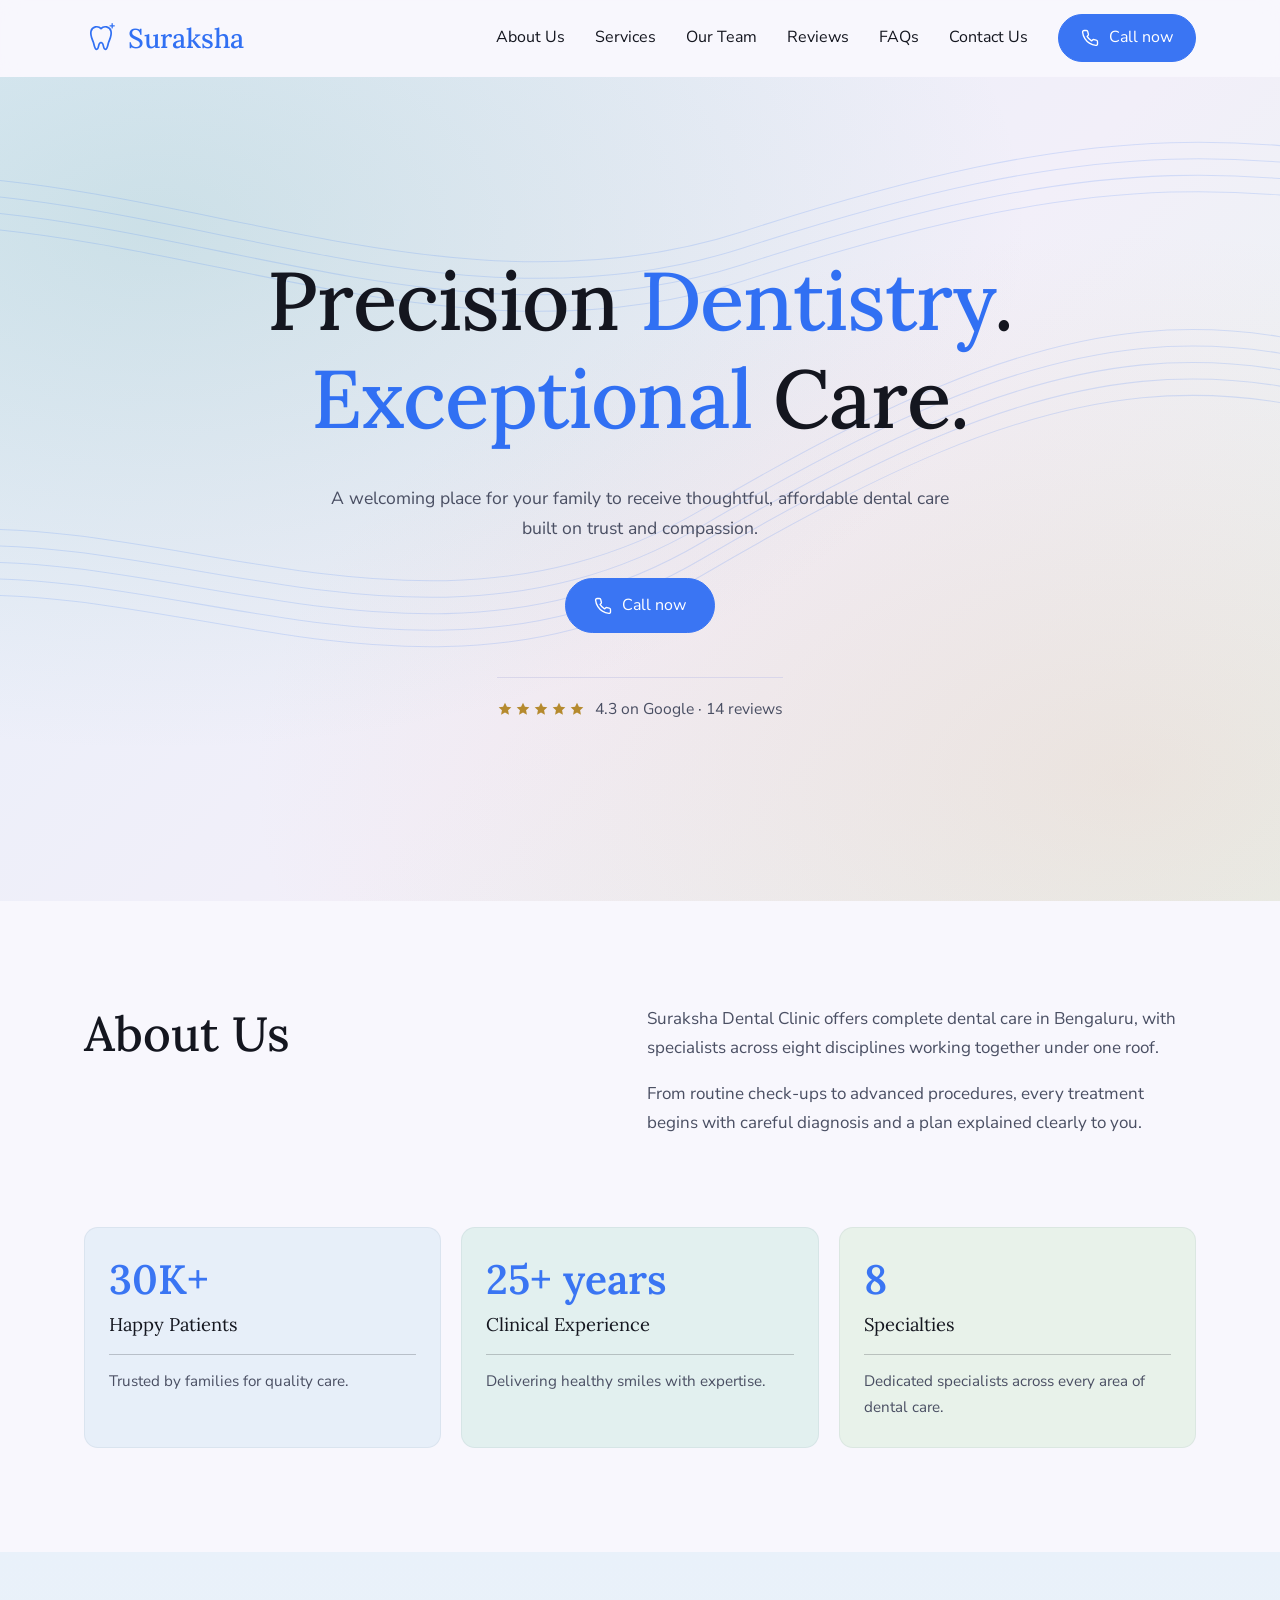
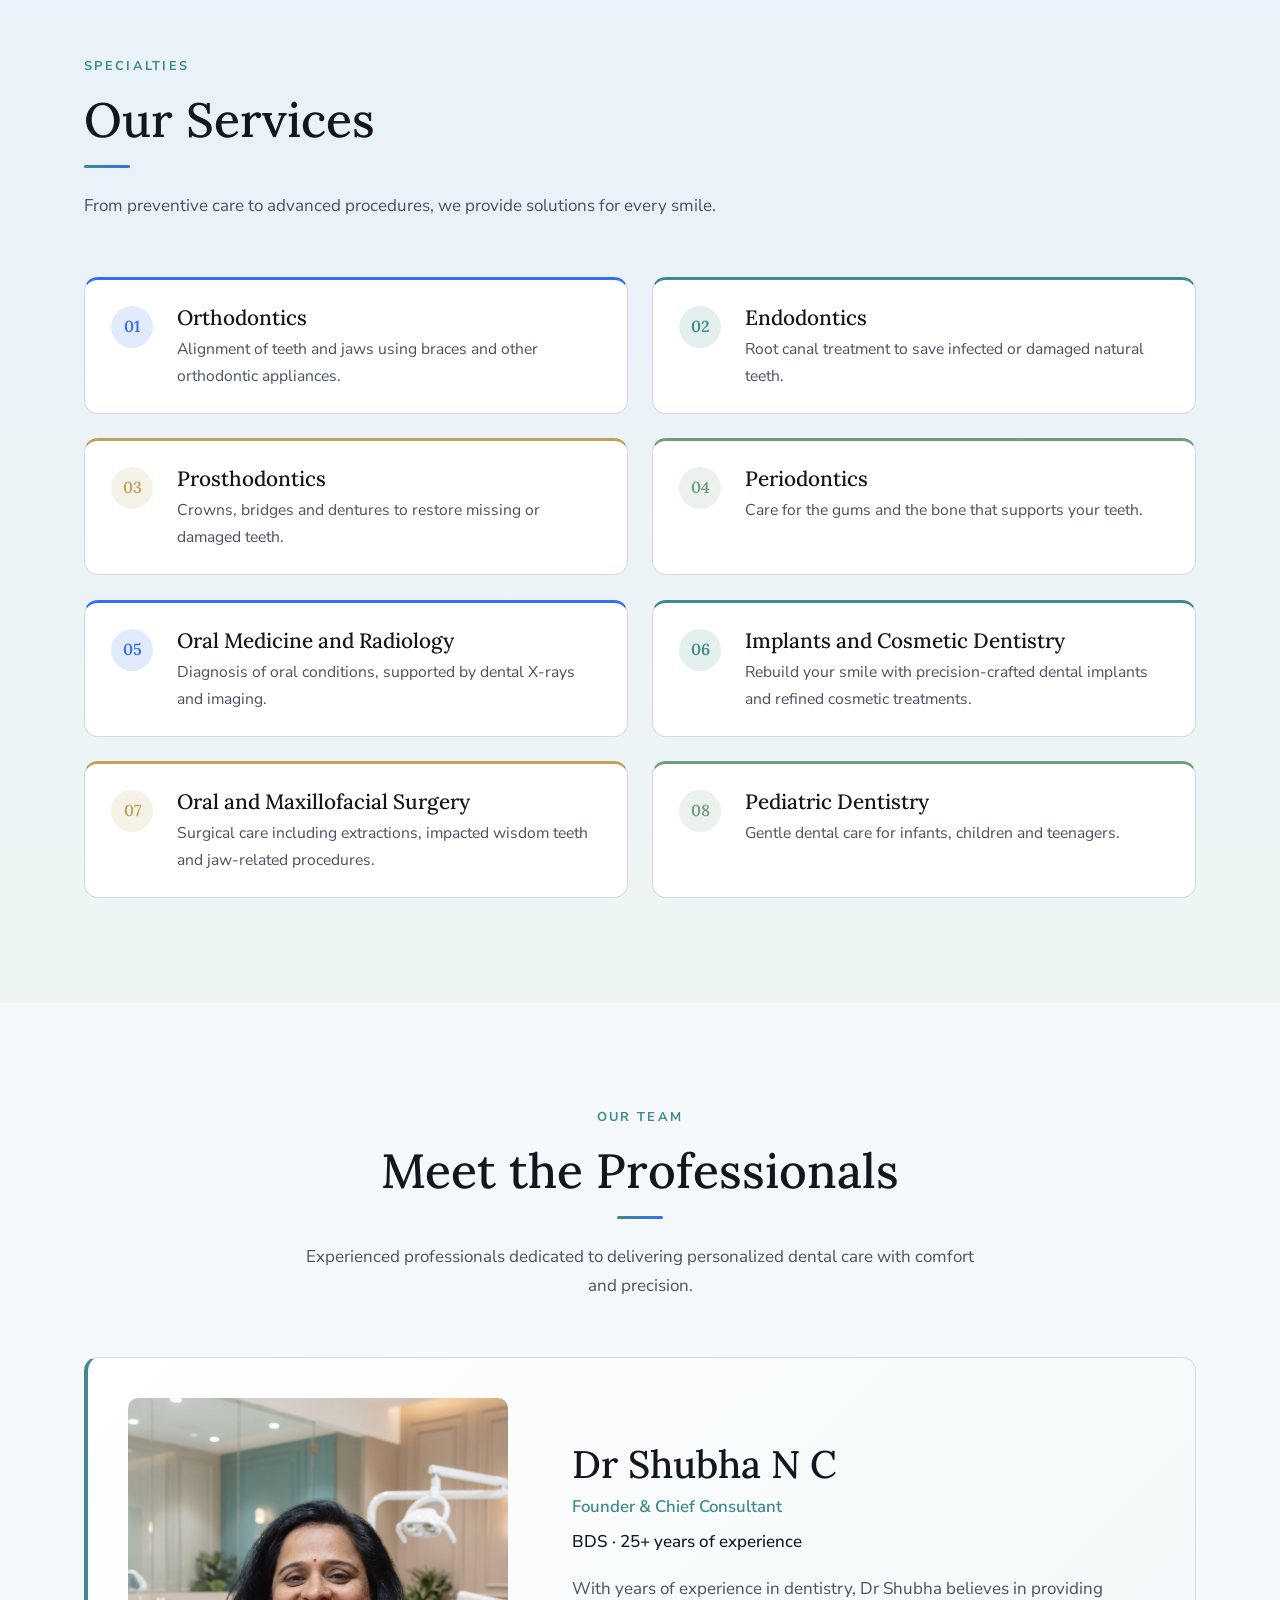
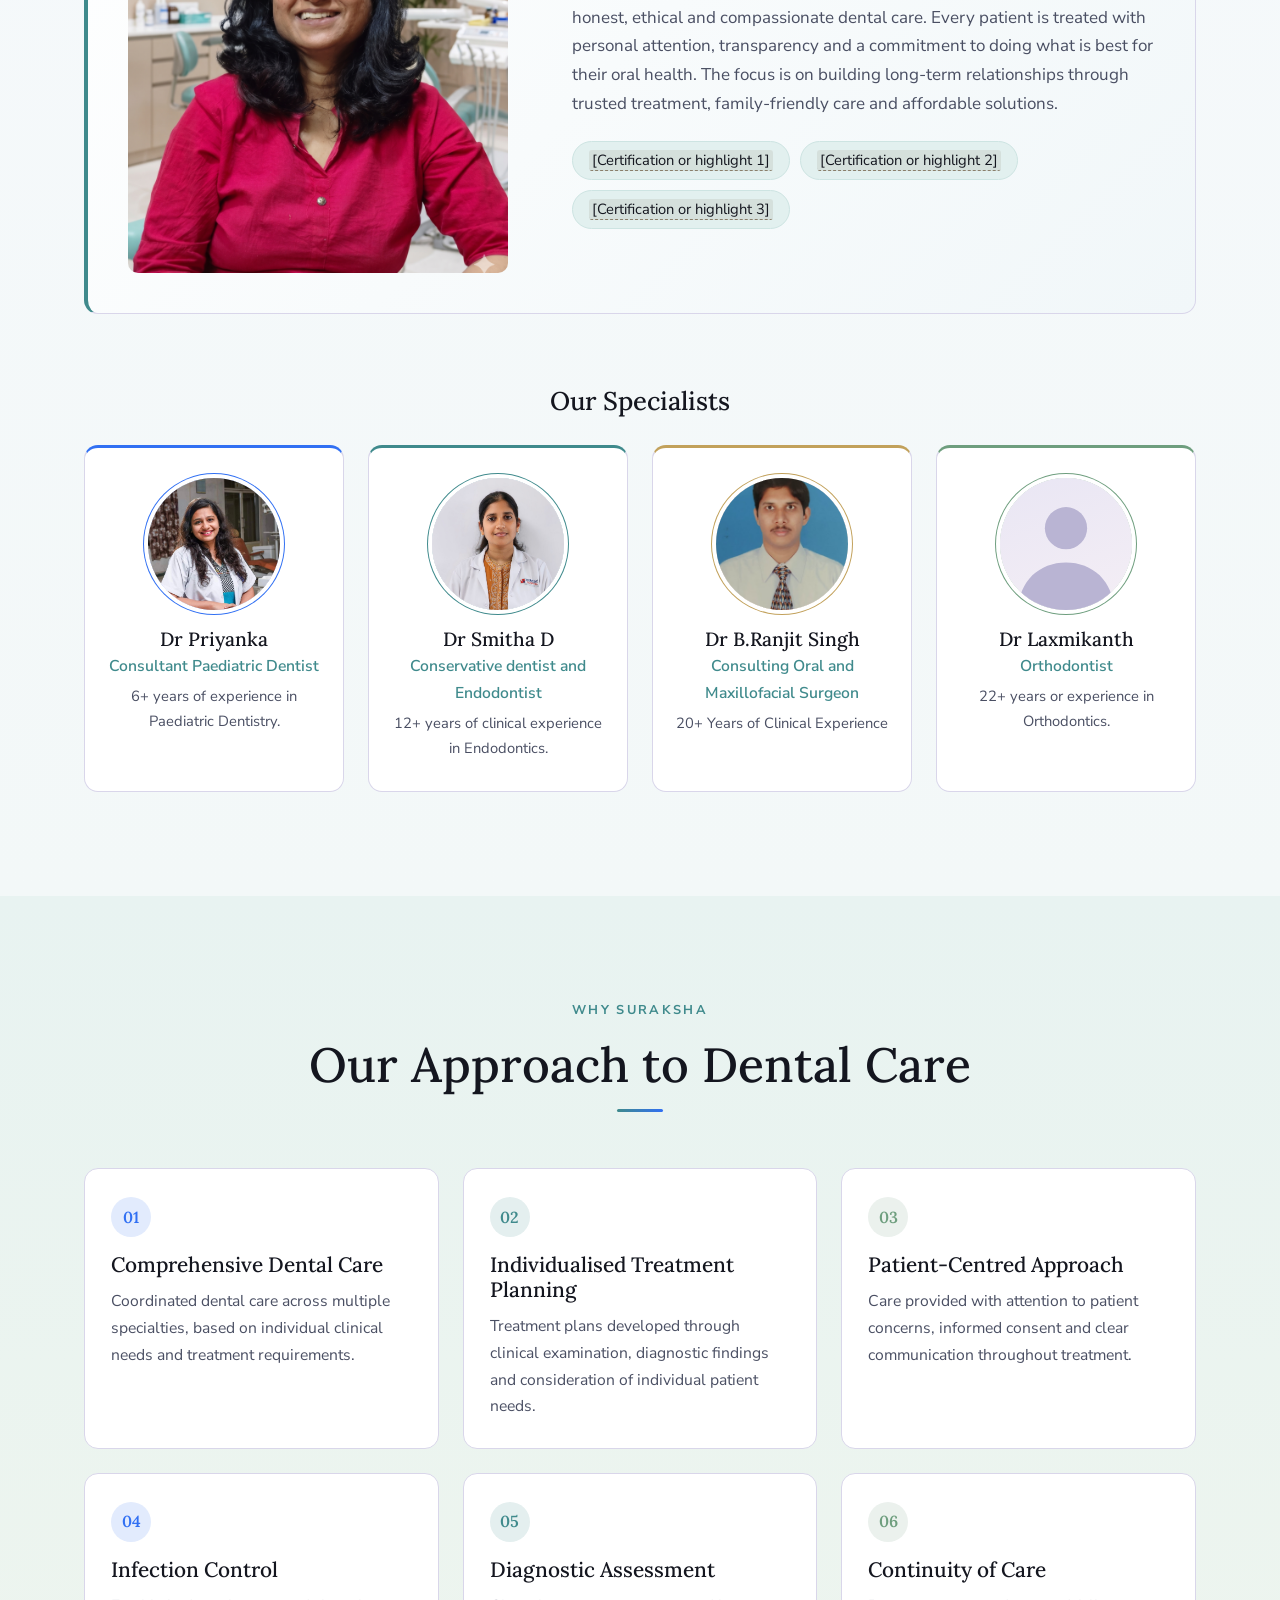
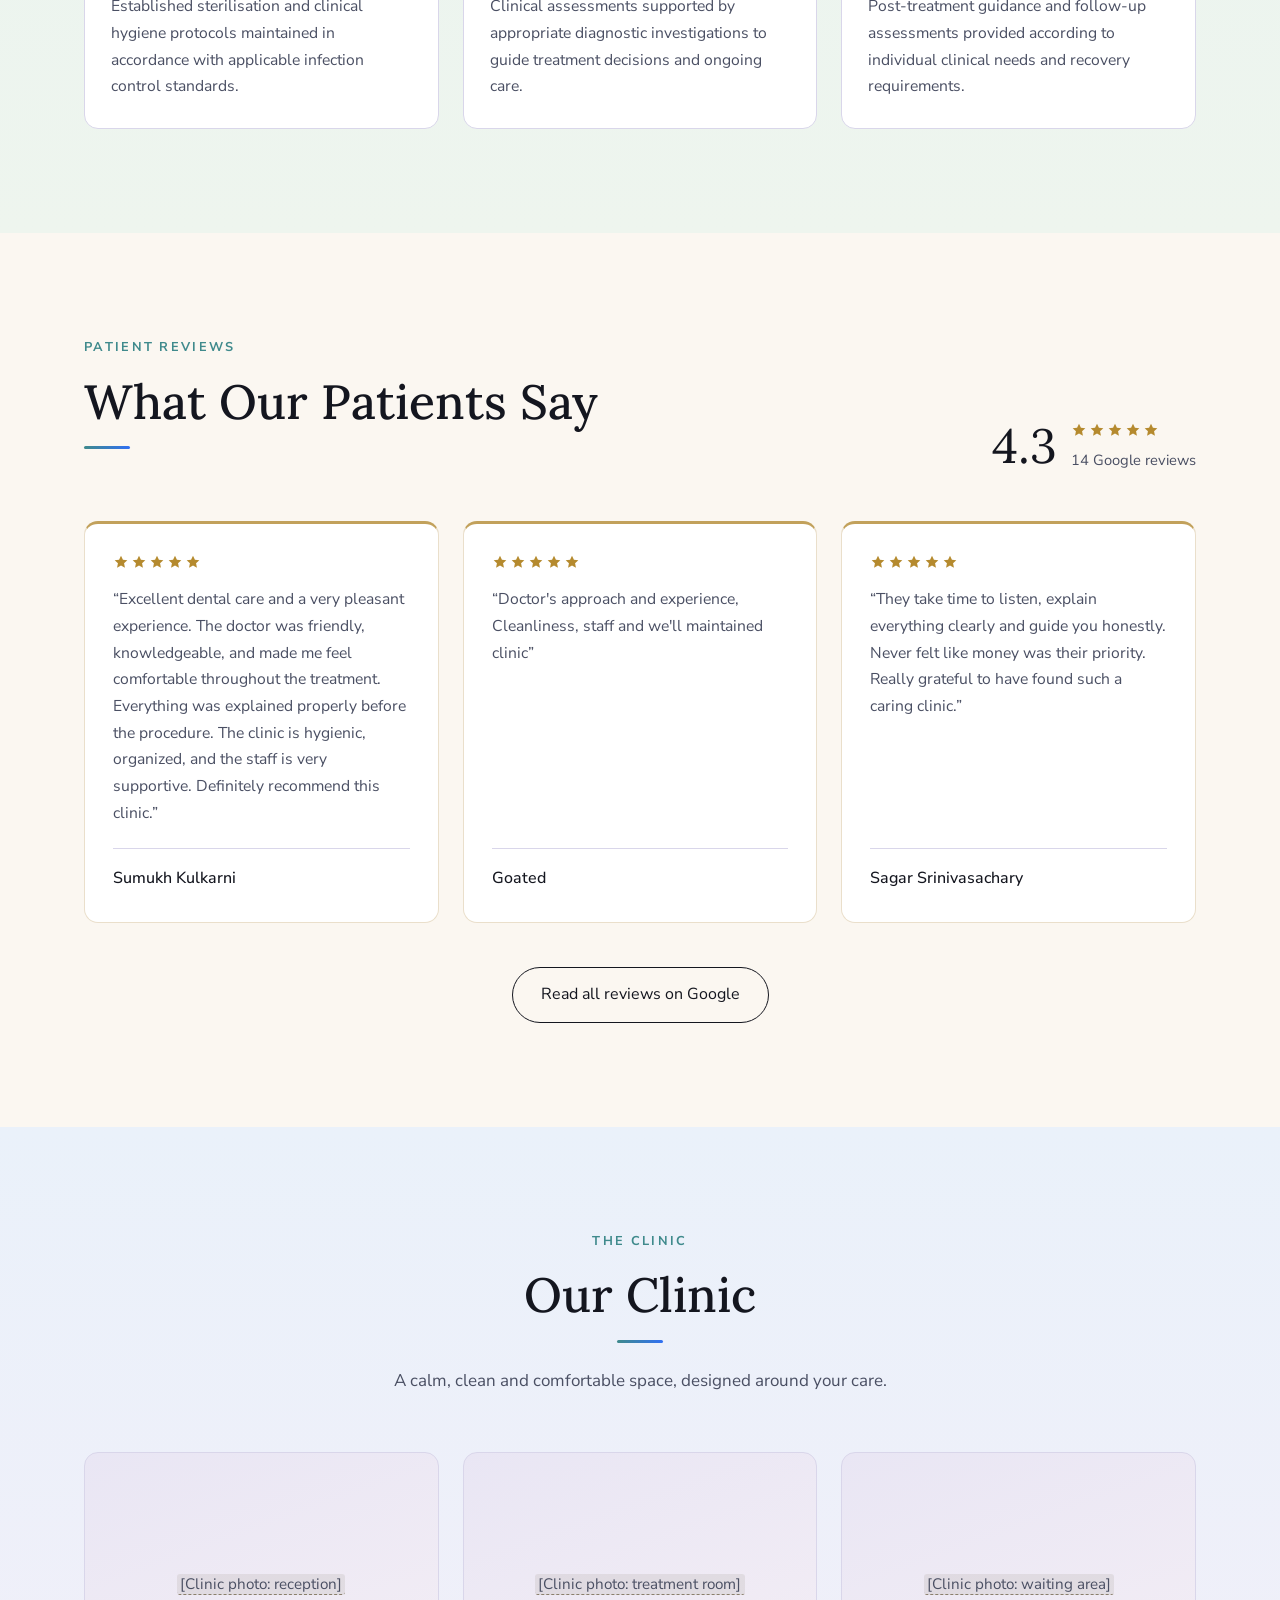
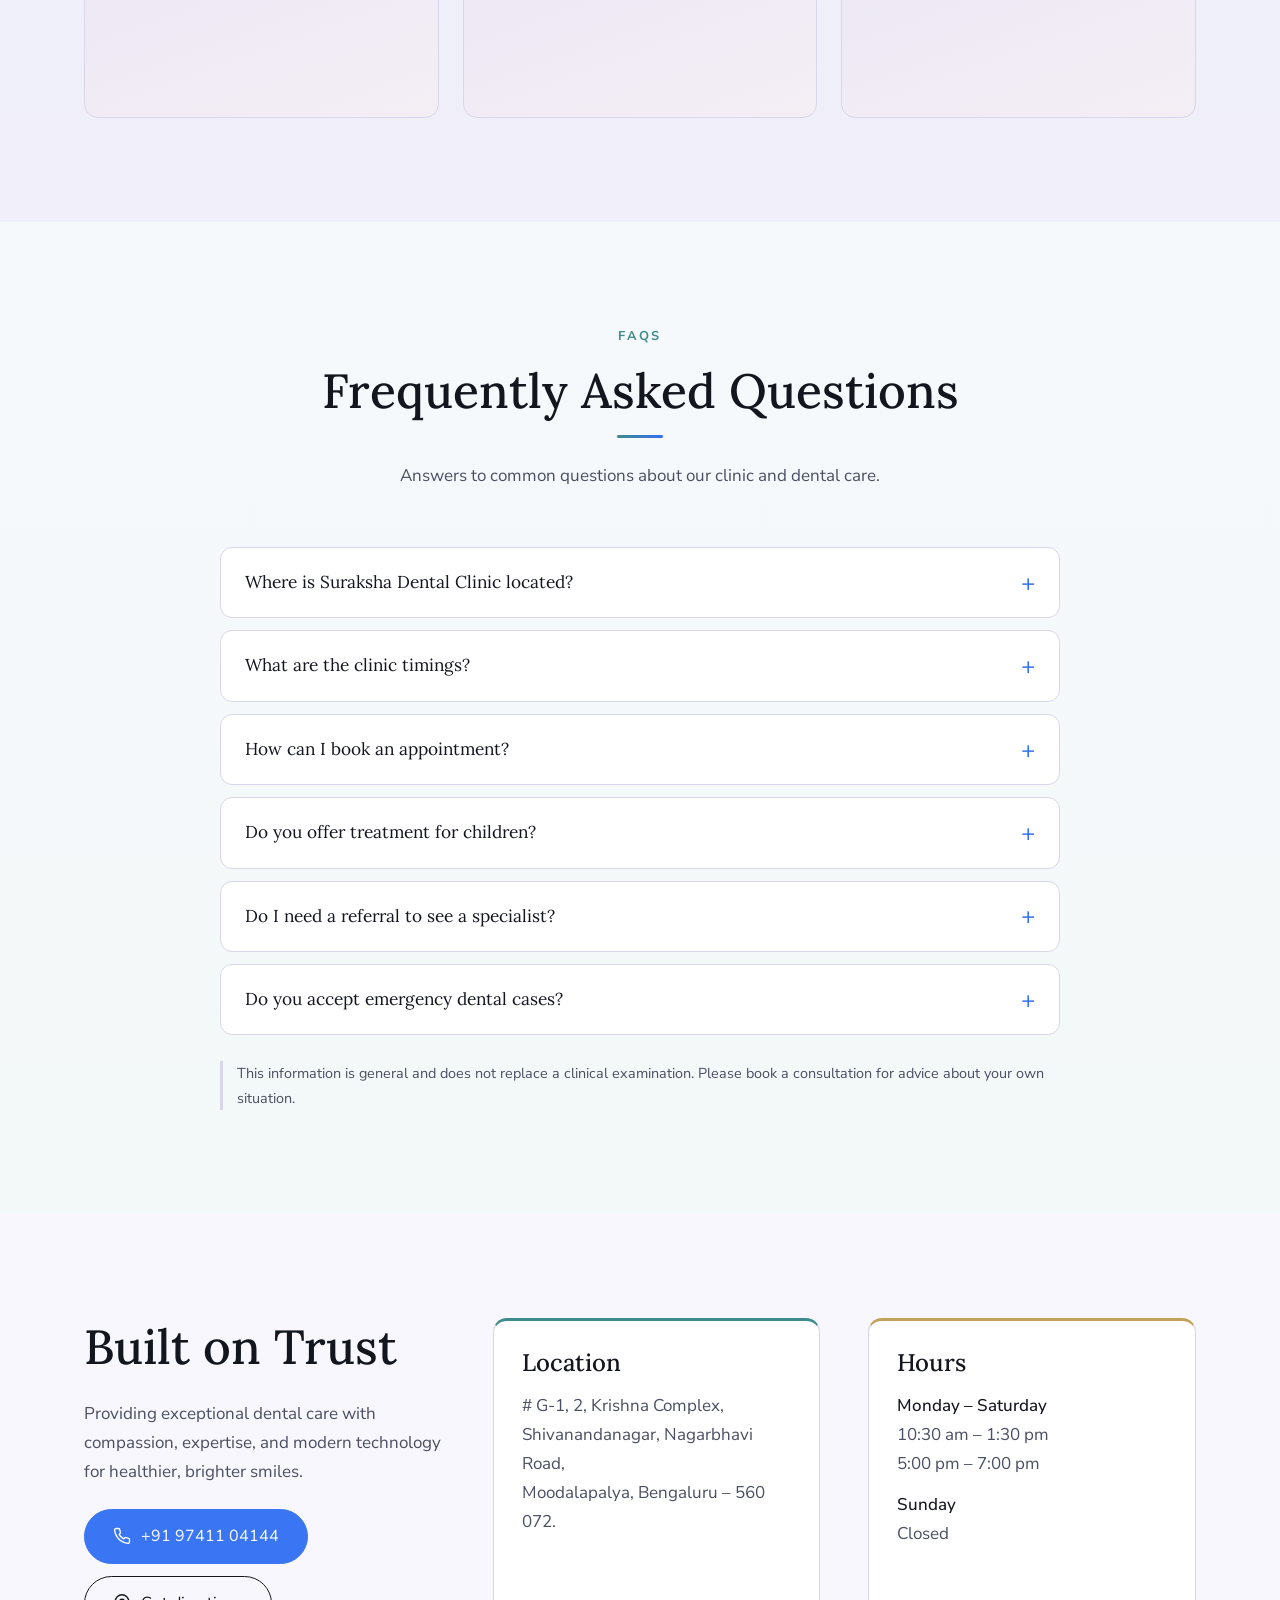
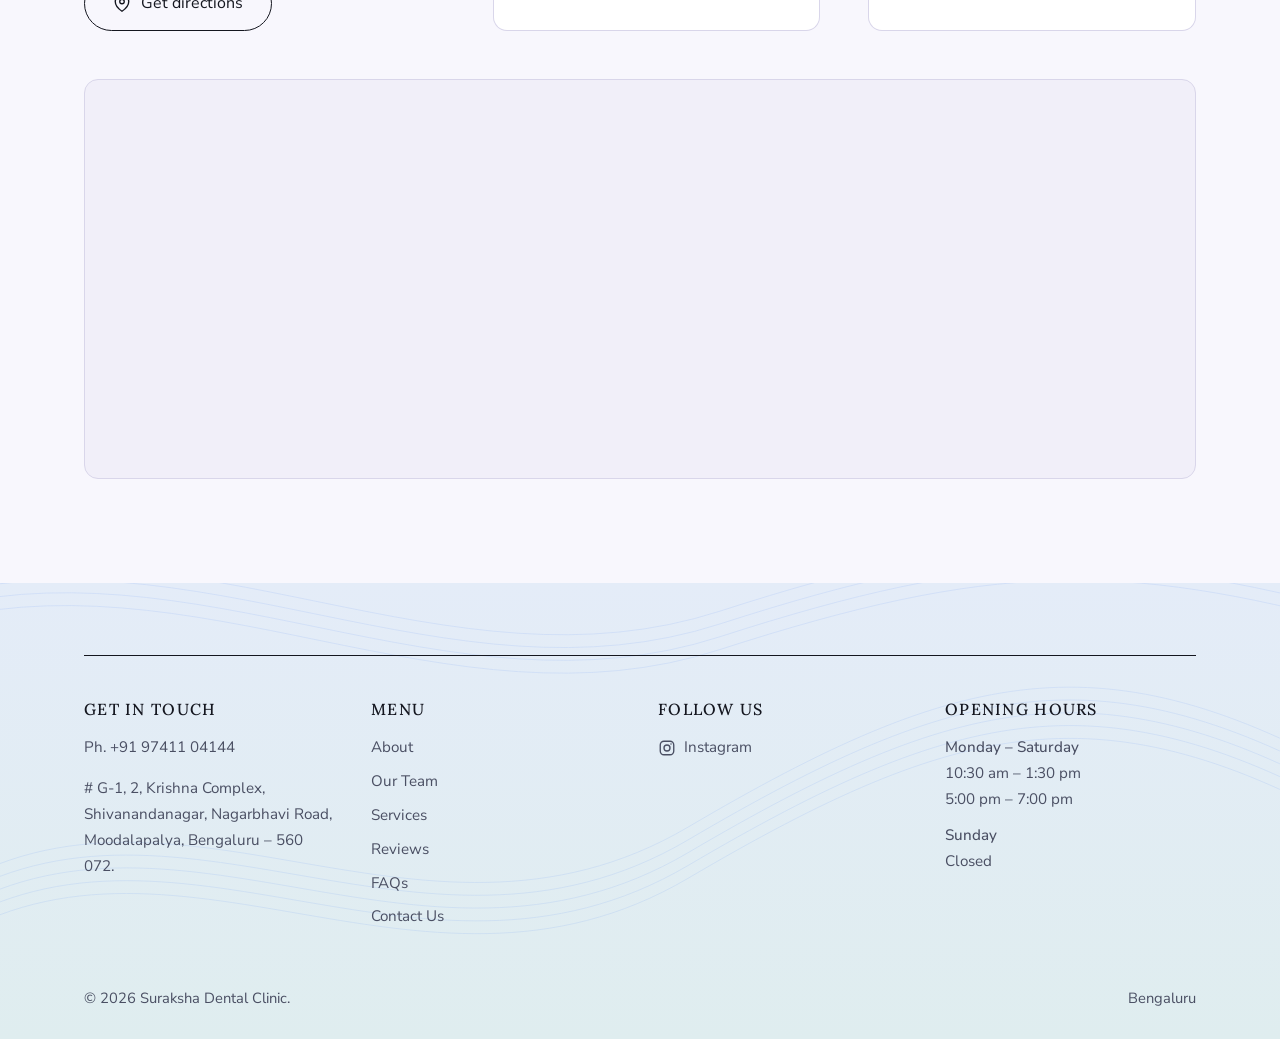
<file: index.html>
<!DOCTYPE html>
<html lang="en">
<head>
<meta charset="utf-8">
<meta name="viewport" content="width=device-width, initial-scale=1">
<title>Suraksha Dental Clinic | Dentist in Nagarbhavi, Bengaluru</title>
<meta name="description" content="Suraksha Dental Clinic, Nagarbhavi Road, Bengaluru. Orthodontics, endodontics, prosthodontics, periodontics, implants and cosmetic dentistry, oral surgery and pediatric dentistry.">
<meta name="theme-color" content="#1E3A78">
<meta property="og:type" content="website">
<meta property="og:title" content="Suraksha Dental Clinic | Precision Dentistry. Exceptional Care.">
<meta property="og:description" content="Specialist dental care under one roof in Nagarbhavi, Bengaluru.">
<meta property="og:locale" content="en_IN">
<!-- When the site has a real domain, add: <link rel="canonical" href="https://your-domain.com/"> and <meta property="og:url" ...> -->

<script>document.documentElement.classList.add('js');</script>

<!-- =====================================================================
     EDIT HERE  —  ALL CONTENT LIVES IN THIS BLOCK
     ---------------------------------------------------------------------
     * Text inside [square brackets] is a PLACEHOLDER. Replace it, brackets
       included, with your real content.
     * Links left as "" are not set yet. Paste the real URL between the quotes.
     * Photos left as "" show a neutral silhouette. Put your image files in an
       "images" folder next to this file and use e.g. "images/dr-name.jpg".
     * Full step-by-step instructions: see EDITING-GUIDE.md
     ===================================================================== -->
<script>
const SITE_CONFIG = {

  /* Set to false before launch if you want placeholders to look like normal text */
  showPlaceholderHighlight: true,

  clinic: {
    name: "Suraksha Dental Clinic",
    shortName: "Suraksha",
    logo: "",                                   // e.g. "images/logo.png". Empty = built-in tooth logo
    phoneDisplay: "+91 97411 04144",
    phoneTel: "+919741104144",
    addressLines: [
      "# G-1, 2, Krishna Complex,",
      "Shivanandanagar, Nagarbhavi Road,",
      "Moodalapalya, Bengaluru – 560 072."
    ],
    addressCity: "Bengaluru",
    addressPostcode: "560072",
    mapQuery: "Suraksha Dental Clinic, Krishna Complex, Shivanandanagar, Nagarbhavi Road, Moodalapalya, Bengaluru 560072"
  },

  links: {
    whatsappCommunity: "",   // WhatsApp community invite link, e.g. "https://chat.whatsapp.com/XXXXXXXX"
    instagram: "https://www.instagram.com/clinic_surakshadental/",           // e.g. "https://www.instagram.com/your_handle/"
    googleReviews: "https://g.page/r/CWkQJIRcpoWWEAE/review"        // your Google reviews link (see EDITING-GUIDE.md)
  },

  hero: {
    headlineLine1: ["Precision ", "Dentistry", "."],     // middle word is shown in blue
    headlineLine2: ["", "Exceptional", " Care."],
    intro: "A welcoming place for your family to receive thoughtful, affordable dental care built on trust and compassion."
  },

  stats: [
    { value: "30K+",     label: "Happy Patients",     text: "Trusted by families for quality care." },
    { value: "25+ years",label: "Clinical Experience",text: "Delivering healthy smiles with expertise." },
    { value: "8",        label: "Specialties",        text: "Dedicated specialists across every area of dental care." }
  ],

  about: {
    title: "About Us",
    paragraphs: [
      "Suraksha Dental Clinic offers complete dental care in Bengaluru, with specialists across eight disciplines working together under one roof.",
      "From routine check-ups to advanced procedures, every treatment begins with careful diagnosis and a plan explained clearly to you."
    ]
  },

  services: {
    title: "Our Services",
    intro: "From preventive care to advanced procedures, we provide solutions for every smile.",
    items: [
      { name: "Orthodontics",                      text: "Alignment of teeth and jaws using braces and other orthodontic appliances." },
      { name: "Endodontics",                       text: "Root canal treatment to save infected or damaged natural teeth." },
      { name: "Prosthodontics",                    text: "Crowns, bridges and dentures to restore missing or damaged teeth." },
      { name: "Periodontics",                      text: "Care for the gums and the bone that supports your teeth." },
      { name: "Oral Medicine and Radiology",       text: "Diagnosis of oral conditions, supported by dental X-rays and imaging." },
      { name: "Implants and Cosmetic Dentistry",   text: "Rebuild your smile with precision-crafted dental implants and refined cosmetic treatments." },
      { name: "Oral and Maxillofacial Surgery",    text: "Surgical care including extractions, impacted wisdom teeth and jaw-related procedures." },
      { name: "Pediatric Dentistry",               text: "Gentle dental care for infants, children and teenagers." }
    ]
  },

  doctors: {
    title: "Meet the Professionals",
    intro: "Experienced professionals dedicated to delivering personalized dental care with comfort and precision.",

    /* PRIMARY DOCTOR — shown large at the top */
    lead: {
      photo: "images/Dr Shubha.png",
      name: "Dr Shubha N C",
      role: "Founder & Chief Consultant",
      qualifications: "BDS",
      experience: "25+ years of experience",
      bio: "With years of experience in dentistry, Dr Shubha believes in providing honest, ethical and compassionate dental care. Every patient is treated with personal attention, transparency and a commitment to doing what is best for their oral health. The focus is on building long-term relationships through trusted treatment, family-friendly care and affordable solutions.",
      highlights: [
        "[Certification or highlight 1]",
        "[Certification or highlight 2]",
        "[Certification or highlight 3]"
      ]
    },

    /* SPECIALISTS — copy one { ... }, block to add another, delete one to remove it */
    specialistsTitle: "Our Specialists",
    specialists: [
      { photo: "images/Dr Priyanka.jpg", name: "Dr Priyanka", specialty: "Consultant Paediatric Dentist", qualifications: "6+ years of experience in Paediatric Dentistry." },
      { photo: "images/Dr Smitha Image.jpg", name: "Dr Smitha D", specialty: "Conservative dentist and Endodontist", qualifications: "12+ years of clinical experience in Endodontics." },
      { photo: "images/ranjit singh original.jpg", name: "Dr B.Ranjit Singh", specialty: "Consulting Oral and Maxillofacial Surgeon", qualifications: "20+ Years of Clinical Experience" },
      { photo: "", name: "Dr Laxmikanth", specialty: "Orthodontist", qualifications: "22+ years or experience in Orthodontics." }
    ],

    /* SUPPORT STAFF — optional. Leave the list empty [] and the section is hidden.
       To show it, add entries like:
       { photo: "", name: "[Name]", role: "[Role, e.g. Dental Assistant]", text: "[One line about their role]" }  */
    staffTitle: "Our Care Team",
    staff: []
  },

  why: {
    title: "Our Approach to Dental Care",
    
    items: [
    {
        title: "Comprehensive Dental Care",
        text: "Coordinated dental care across multiple specialties, based on individual clinical needs and treatment requirements."
    },
    {
        title: "Individualised Treatment Planning",
        text: "Treatment plans developed through clinical examination, diagnostic findings and consideration of individual patient needs."
    },
    {
        title: "Patient-Centred Approach",
        text: "Care provided with attention to patient concerns, informed consent and clear communication throughout treatment."
    },
    {
        title: "Infection Control",
        text: "Established sterilisation and clinical hygiene protocols maintained in accordance with applicable infection control standards."
    },
    {
        title: "Diagnostic Assessment",
        text: "Clinical assessments supported by appropriate diagnostic investigations to guide treatment decisions and ongoing care."
    },
    {
        title: "Continuity of Care",
        text: "Post-treatment guidance and follow-up assessments provided according to individual clinical needs and recovery requirements."
    }
    ]

  },

  reviews: {
    title: "What Our Patients Say",
    rating: "4.3",          // your Google rating, e.g. "4.8"
    count: "14",            // number of Google reviews, e.g. "120"
    buttonLabel: "Read all reviews on Google",
    /* Paste REAL Google reviews only, word for word, with the reviewer's name. */
    items: [
      { rating: 5, text: "Excellent dental care and a very pleasant experience. The doctor was friendly, knowledgeable, and made me feel comfortable throughout the treatment. Everything was explained properly before the procedure. The clinic is hygienic, organized, and the staff is very supportive. Definitely recommend this clinic.", name: "Sumukh Kulkarni"},
      { rating: 5, text: "Doctor's approach and experience, Cleanliness, staff and we'll maintained clinic", name: "Goated"},
      { rating: 5, text: "They take time to listen, explain everything clearly and guide you honestly. Never felt like money was their priority. Really grateful to have found such a caring clinic.", name: "Sagar Srinivasachary"}
    ]
  },

  gallery: {
    title: "Our Clinic",
    intro: "A calm, clean and comfortable space, designed around your care.",
    /* src: "images/clinic-1.jpg" for a real photo. Empty src shows a placeholder tile. */
    items: [
      { src: "", alt: "Reception area",  caption: "[Clinic photo: reception]" },
      { src: "", alt: "Treatment room",  caption: "[Clinic photo: treatment room]" },
      { src: "", alt: "Waiting area",    caption: "[Clinic photo: waiting area]" }
    ]
  },

  community: {
    title: "Join our WhatsApp Community",
    text: "Get dental care tips, clinic updates and announcements directly on WhatsApp.",
    buttonLabel: "Join the community"
  },

  contact: {
    title: "Built on Trust",
    intro: "Providing exceptional dental care with compassion, expertise, and modern technology for healthier, brighter smiles."
  },

  /* Opening hours. "display" is what visitors see. "schema" feeds Google search results.
     If you change one, change the other to match (times in 24-hour format). */
  hours: {
    display: [
      { days: "Monday – Saturday", times: ["10:30 am – 1:30 pm", "5:00 pm – 7:00 pm"] },
      { days: "Sunday",            times: ["Closed"] }
    ],
    schema: [
      { days: ["Monday","Tuesday","Wednesday","Thursday","Friday","Saturday"], opens: "10:30", closes: "13:30" },
      { days: ["Monday","Tuesday","Wednesday","Thursday","Friday","Saturday"], opens: "17:00", closes: "19:00" }
    ]
  }
};
</script>

<link rel="preconnect" href="https://fonts.googleapis.com">
<link rel="preconnect" href="https://fonts.gstatic.com" crossorigin>
<link href="https://fonts.googleapis.com/css2?family=Lora:wght@400;500;600&family=Nunito+Sans:wght@400;600;700&display=swap" rel="stylesheet">

<style>
:root{
  --bg:#F8F7FD; --bg-soft:#F1EFF9; --bg-deep:#E9E6F4;
  --ink:#14161F; --muted:#4A4F63; --line:#D9D6EA;
  --blue:#3170F3; --blue-dark:#3a75f3; --navy:#1E3258;
  --stone:#8A7F6B; --teal:#3F8A8C; --teal-soft:#E2F0EF; --sky-soft:#E7EFF9; --sage:#6E9E7E; --sage-soft:#E8F2EA; --gold:#C2A15B; --peach-soft:#FBEEE4; --cream:#FBF7F1; --wa:#2F6F57; --ph-bg:rgba(138,127,107,.14);
  --serif:'Lora',Georgia,'Times New Roman',serif;
  --body:'Nunito Sans','Segoe UI',system-ui,-apple-system,sans-serif;
  --radius:14px; --header-h:76px;
}
*,*::before,*::after{box-sizing:border-box}
html{scroll-behavior:smooth;-webkit-text-size-adjust:100%}
body{margin:0;background:var(--bg);color:var(--ink);font-family:var(--body);font-size:17px;line-height:1.7;overflow-x:hidden}
img,svg{max-width:100%;display:block}
a{color:inherit}
h1,h2,h3,h4{font-family:var(--serif);font-weight:500;line-height:1.2;margin:0 0 .5em;color:var(--ink)}
p{margin:0 0 1em}
.container{width:100%;max-width:1160px;margin:0 auto;padding:0 24px}
section{position:relative;padding:104px 0;scroll-margin-top:var(--header-h)}
.skip{position:absolute;left:-999px;top:8px;background:var(--blue-dark);color:#fff;padding:10px 16px;border-radius:8px;z-index:100}
.skip:focus{left:8px}
:focus-visible{outline:2px solid var(--blue);outline-offset:3px;border-radius:4px}

/* placeholders */
body:not(.no-ph) .ph{background:var(--ph-bg);border-bottom:1px dashed var(--stone);padding:0 .2em;border-radius:3px}

/* scroll progress */
.progress{position:fixed;top:0;left:0;height:3px;width:100%;background:var(--blue);transform:scaleX(0);transform-origin:left;z-index:60}

/* header */
header.site{position:sticky;top:0;z-index:50;background:rgba(248,247,253,.9);backdrop-filter:blur(10px);-webkit-backdrop-filter:blur(10px);border-bottom:1px solid transparent;transition:box-shadow .3s,border-color .3s}
header.site.scrolled{box-shadow:0 2px 18px rgba(30,50,88,.08);border-color:var(--line)}
.nav{display:flex;align-items:center;justify-content:space-between;height:var(--header-h);gap:24px}
.brand{display:flex;align-items:center;gap:10px;text-decoration:none;font-family:var(--serif);font-size:1.7rem;color:var(--blue);font-weight:500}
.brand svg,.brand img{width:34px;height:34px;flex:none}
.menu{display:flex;align-items:center;gap:30px}
.menu a{text-decoration:none;font-size:1rem;position:relative;padding:4px 0}
.menu a.btn{padding:9px 22px}
.menu a:not(.btn)::after{content:"";position:absolute;left:0;bottom:-2px;height:1px;width:100%;background:var(--blue);transform:scaleX(0);transform-origin:left;transition:transform .3s}
.menu a:not(.btn):hover::after{transform:scaleX(1)}
.menu-btn{display:none;background:none;border:1px solid var(--line);border-radius:8px;width:44px;height:44px;cursor:pointer;color:var(--ink)}
.menu-btn span,.menu-btn span::before,.menu-btn span::after{display:block;width:20px;height:2px;background:currentColor;margin:0 auto;position:relative;transition:transform .3s,background .3s}
.menu-btn span::before,.menu-btn span::after{content:"";position:absolute;left:0}
.menu-btn span::before{top:-6px}.menu-btn span::after{top:6px}

/* buttons */
.btn{display:inline-flex;align-items:center;gap:10px;font-family:var(--body);font-size:1rem;padding:13px 28px;border-radius:999px;border:1px solid var(--ink);background:transparent;color:var(--ink);text-decoration:none;cursor:pointer;transition:background .3s,color .3s,transform .3s,box-shadow .3s}
.btn svg{width:18px;height:18px;flex:none}
.btn:hover{transform:translateY(-2px);box-shadow:0 8px 20px rgba(30,50,88,.12)}
.btn-primary{background:var(--blue-dark);border-color:var(--blue-dark);color:#fff}
.btn-primary:hover{background:var(--blue)}
.btn-outline:hover{background:var(--ink);color:#fff}
.btn-small{padding:9px 20px;font-size:.95rem}
.btn-light{background:#fff;border-color:#fff;color:var(--navy)}
.btn-light:hover{background:var(--bg-soft)}

/* hero */
.hero{padding:0;min-height:calc(100vh - var(--header-h));min-height:calc(100svh - var(--header-h));display:flex;align-items:center;text-align:center;background:radial-gradient(ellipse at 12% 18%,rgba(110,175,172,.24),transparent 55%),radial-gradient(ellipse at 88% 85%,rgba(232,175,150,.22),transparent 55%),linear-gradient(135deg,#E6EFFA 0%,#F2EFF9 55%,#E9F4F1 100%);overflow:hidden}
.hero .container{position:relative;z-index:2;padding-top:72px;padding-bottom:72px}
.hero h1{font-size:clamp(2.6rem,6.4vw,5.2rem);font-weight:500;letter-spacing:-.01em;margin-bottom:.45em}
.hero h1 .l{display:block}
.hero h1 em{font-style:normal;color:var(--blue)}
.hero p.intro{max-width:640px;margin:0 auto 34px;color:var(--muted);font-size:1.1rem}
.hero .actions{display:flex;flex-wrap:wrap;gap:14px;justify-content:center}
.trust{margin-top:44px;display:inline-flex;align-items:center;gap:10px;font-size:.98rem;color:var(--muted);text-decoration:none;border-top:1px solid var(--line);padding-top:18px}
.stars{display:inline-flex;gap:2px;color:#B58A2E}
.stars svg{width:16px;height:16px;fill:currentColor}
.stars .off{color:var(--line)}
.contour{position:absolute;inset:0;width:100%;height:100%;color:var(--blue);opacity:.16;z-index:0;pointer-events:none}
.contour g{animation:drift 28s ease-in-out infinite alternate}
@keyframes drift{from{transform:translate(-30px,6px)}to{transform:translate(30px,-8px)}}
.hero .h-in{opacity:0;transform:translateY(20px);animation:rise .9s cubic-bezier(.2,.7,.2,1) forwards;animation-delay:calc(var(--d,0)*140ms + 150ms)}
@keyframes rise{to{opacity:1;transform:none}}

/* section headings */
.eyebrow{display:block;font-size:.8rem;font-weight:700;letter-spacing:.18em;text-transform:uppercase;color:var(--teal);margin-bottom:14px}
.sec-head{max-width:680px;margin-bottom:56px}
.sec-head.center{margin-left:auto;margin-right:auto;text-align:center}
.sec-head h2{font-size:clamp(2rem,4vw,3rem)}
.sec-head h2::after{content:"";display:block;width:46px;height:3px;border-radius:3px;background:linear-gradient(90deg,var(--teal),var(--blue));margin-top:16px}
.sec-head.center h2::after{margin-left:auto;margin-right:auto}
.sec-head p{color:var(--muted)}

/* about */
.about-grid{display:grid;grid-template-columns:1fr 1.1fr;gap:64px;align-items:start;margin-bottom:72px}
.about-grid h2{font-size:clamp(2rem,4vw,3rem);margin:0}
.about-grid p{color:var(--muted)}
.stats{display:grid;grid-template-columns:repeat(3,1fr);gap:20px}
.stat{padding:28px 24px 26px;border-radius:var(--radius);border:1px solid rgba(30,50,88,.06)}
.stat:nth-child(1){background:var(--sky-soft)}.stat:nth-child(2){background:var(--teal-soft)}.stat:nth-child(3){background:var(--sage-soft)}.stat:nth-child(4){background:var(--peach-soft)}
.stat .num{font-family:var(--serif);font-weight:600;font-size:clamp(1.9rem,3.2vw,2.6rem);line-height:1.15;margin-bottom:6px;color:var(--blue-dark)}
.stat .lbl{font-family:var(--serif);font-size:1.15rem;margin-bottom:14px}
.stat .rule{height:1px;background:var(--ink);opacity:.22;margin-bottom:14px;transform-origin:left}
.js .stat .rule{transform:scaleX(0);transition:transform 1.1s cubic-bezier(.2,.7,.2,1) .2s}
.js .stat.in .rule{transform:scaleX(1)}
.stat p{font-size:.95rem;color:var(--muted);margin:0}

/* services */
.services{background:linear-gradient(180deg,#E9F1FA 0%,#EDF5F4 100%)}
.svc-grid{display:grid;grid-template-columns:1fr 1fr;gap:24px}
    .svc{--c:var(--blue);display:grid;grid-template-columns:48px 1fr;gap:6px 18px;padding:26px 26px 24px;background:#fff;border:1px solid var(--line);border-top:3px solid var(--c);border-radius:var(--radius);transition:transform .35s,box-shadow .35s,scale .35s;text-decoration:none;color:inherit;will-change:transform}
    .svc:nth-child(4n+2){--c:var(--teal)}.svc:nth-child(4n+3){--c:var(--gold)}.svc:nth-child(4n+4){--c:var(--sage)}
    .svc:hover{transform:translateY(-6px) scale(1.02);box-shadow:0 18px 38px rgba(30,50,88,.14)}
    .svc:focus-visible{transform:translateY(-6px) scale(1.02);box-shadow:0 18px 38px rgba(30,50,88,.14);outline:2px solid var(--blue);outline-offset:3px}
    .svc .n{display:flex;align-items:center;justify-content:center;width:42px;height:42px;border-radius:50%;background:color-mix(in srgb,var(--c) 14%,#fff);color:var(--c);font-family:var(--serif);font-weight:600;font-size:1rem}
    .svc h3{font-size:1.3rem;margin-bottom:.25em}
    .svc p{margin:0;color:var(--muted);font-size:.98rem}
    a.svc{cursor:pointer}

/* team */
.team{background:linear-gradient(180deg,#F6F9FC 0%,#F3F8F8 100%)}
.lead{display:grid;grid-template-columns:380px 1fr;gap:64px;align-items:center;background:linear-gradient(135deg,#fff 0%,#F1F7F9 100%);border:1px solid var(--line);border-left:4px solid var(--teal);border-radius:var(--radius);padding:40px;margin-bottom:72px;transition:box-shadow .4s}
.lead:hover{box-shadow:0 18px 44px rgba(30,50,88,.09)}
.photo{position:relative;background:linear-gradient(160deg,#E9E6F4,#F4EEF5);overflow:hidden}
.photo img{width:100%;height:100%;object-fit:cover}
.photo .sil{width:100%;height:100%;color:#B9B4D3}
.lead .photo{aspect-ratio:4/5;border-radius:10px}
.lead h3{font-size:clamp(1.8rem,3vw,2.4rem);margin-bottom:.15em}
.lead .role{color:var(--teal);font-weight:600;font-size:1.05rem;margin-bottom:6px}
.lead .quals{font-weight:500;margin-bottom:18px}
.lead .bio{color:var(--muted)}
.chips{list-style:none;margin:22px 0 0;padding:0;display:flex;flex-wrap:wrap;gap:10px}
.chips li{border:1px solid #CDE4E2;border-radius:999px;padding:6px 16px;font-size:.92rem;background:var(--teal-soft)}
.sub-title{font-size:1.6rem;margin-bottom:28px;text-align:center}
.spec-grid{display:grid;grid-template-columns:repeat(4,1fr);gap:24px}
.spec{--c:var(--blue);background:#fff;border:1px solid var(--line);border-top:3px solid var(--c);border-radius:var(--radius);padding:30px 22px;text-align:center;transition:transform .35s,box-shadow .35s}
.spec:nth-child(4n+2){--c:var(--teal)}.spec:nth-child(4n+3){--c:var(--gold)}.spec:nth-child(4n+4){--c:var(--sage)}
.spec:hover{transform:translateY(-6px);box-shadow:0 16px 34px rgba(30,50,88,.09)}
.spec .photo{width:132px;height:132px;border-radius:50%;margin:0 auto 18px;box-shadow:0 0 0 4px #fff,0 0 0 5px var(--c)}
.spec h4{font-size:1.2rem;margin-bottom:.15em}
.spec .sp{color:var(--teal);font-weight:600;font-size:.98rem;margin-bottom:4px}
.spec .q,.spec .tx{font-size:.92rem;color:var(--muted);margin:0}
.staff-wrap{margin-top:72px}

/* why */
.why{background:linear-gradient(180deg,#E8F3F1 0%,#EEF5EE 100%)}
.why-grid{display:grid;grid-template-columns:repeat(3,1fr);gap:24px}
.why-item{--c:var(--teal)}
.why-item:nth-child(3n+1){--c:var(--blue)}.why-item:nth-child(3n+3){--c:var(--sage)}
.why-item .n{display:flex;align-items:center;justify-content:center;width:40px;height:40px;border-radius:50%;background:color-mix(in srgb,var(--c) 14%,#fff);color:var(--c);font-family:var(--serif);font-weight:600;font-size:1rem;margin-bottom:16px}
.why-item h3{font-size:1.3rem}
.why-item p{color:var(--muted);font-size:.98rem;margin:0}
.why-item{background:#fff;border:1px solid var(--line);border-radius:var(--radius);padding:28px 26px;transition:transform .35s,box-shadow .35s}
.why-item:hover{transform:translateY(-5px);box-shadow:0 14px 30px rgba(30,50,88,.09)}

/* reviews */
.reviews{background:var(--cream)}
.rev-top{display:flex;justify-content:space-between;align-items:flex-end;gap:32px;flex-wrap:wrap;margin-bottom:48px}
.rev-top .sec-head{margin:0}
.score{display:flex;align-items:center;gap:14px}
.score .big{font-family:var(--serif);font-size:3rem;line-height:1}
.score small{display:block;color:var(--muted);font-size:.92rem}
.rev-grid{display:grid;grid-template-columns:repeat(3,1fr);gap:24px;margin-bottom:44px}
.rev{margin:0;background:#fff;border:1px solid #EADFCB;border-top:3px solid var(--gold);border-radius:var(--radius);padding:30px 28px;display:flex;flex-direction:column;transition:transform .35s,box-shadow .35s}
.rev:hover{transform:translateY(-6px);box-shadow:0 16px 34px rgba(30,50,88,.09)}
.rev blockquote{margin:16px 0 22px;color:var(--muted);flex:1;font-size:.98rem}
.rev .who{border-top:1px solid var(--line);padding-top:16px;font-size:.95rem}
.rev .who b{display:block;font-weight:500;font-size:1rem}
.rev .who span{color:var(--muted)}
.center-btn{text-align:center}

/* faq */
.faq{background:linear-gradient(180deg,#F6F9FC 0%,#F3F8F8 100%)}
.faq-list{max-width:840px;margin:0 auto}
.faq-item{background:#fff;border:1px solid var(--line);border-radius:12px;margin-bottom:12px;overflow:hidden}
.faq-item summary{cursor:pointer;padding:20px 24px;font-family:var(--serif);font-size:1.08rem;list-style:none;display:flex;justify-content:space-between;align-items:center;gap:18px}
.faq-item summary::-webkit-details-marker{display:none}
.faq-item summary::after{content:"+";font-family:var(--body);font-size:1.5rem;line-height:1;color:var(--blue);flex:none}
.faq-item[open] summary::after{content:"\2013"}
.faq-item[open] summary{border-bottom:1px solid var(--line)}
.faq-a{padding:18px 24px 22px;color:var(--muted);font-size:.98rem}
.faq-a p:last-child{margin:0}
.faq-note{max-width:840px;margin:26px auto 0;font-size:.9rem;color:var(--muted);border-left:3px solid var(--line);padding-left:14px}

/* gallery */
.gallery{background:linear-gradient(180deg,#EAF1FA 0%,#F1EFF9 100%)}
.gal-grid{display:grid;grid-template-columns:repeat(3,1fr);gap:24px}
.tile{position:relative;aspect-ratio:4/3;border-radius:var(--radius);overflow:hidden;border:1px solid var(--line);background:linear-gradient(160deg,#E9E6F4,#F4EEF5);padding:0;cursor:default;display:flex;align-items:center;justify-content:center;font:inherit;color:var(--muted)}
.tile img{position:absolute;inset:0;width:100%;height:100%;object-fit:cover;transition:transform .8s cubic-bezier(.2,.7,.2,1)}
.tile.has-img{cursor:zoom-in}
.tile.has-img:hover img{transform:scale(1.05)}
.tile .cap{position:relative;padding:0 16px;text-align:center;font-size:.95rem}
dialog#lb{border:0;padding:0;background:transparent;max-width:92vw;max-height:92vh}
dialog#lb::backdrop{background:rgba(20,22,31,.82)}
dialog#lb img{max-width:92vw;max-height:88vh;border-radius:10px}
dialog#lb button{position:absolute;top:-6px;right:-6px;width:40px;height:40px;border-radius:50%;border:0;background:#fff;font-size:1.4rem;cursor:pointer;line-height:1}

/* community */
.community{padding:0;background:linear-gradient(135deg,#1E3258 0%,#245068 100%);color:#fff;overflow:hidden}
.community .container{position:relative;z-index:2;padding-top:88px;padding-bottom:88px;text-align:center}
.community h2{color:#fff;font-size:clamp(1.9rem,4vw,2.8rem)}
.community p{color:#D5DAEA;max-width:560px;margin:0 auto 30px}
.community .contour{color:#fff;opacity:.08}

/* contact */
.contact-grid{display:grid;grid-template-columns:1.1fr 1fr 1fr;gap:48px;margin-bottom:48px}
.contact-grid h2{font-size:clamp(2rem,4vw,3rem)}
.contact-grid>div:nth-child(2),.contact-grid>div:nth-child(3){background:#fff;border:1px solid var(--line);border-radius:var(--radius);padding:28px 28px 22px;border-top:3px solid var(--teal)}
.contact-grid>div:nth-child(3){border-top-color:var(--gold)}
.contact-grid h3{font-size:1.5rem;margin-bottom:.6em}
.contact-grid p{color:var(--muted);margin-bottom:.4em}
.hrs div{margin-bottom:12px}
.hrs b{font-weight:500;display:block}
.hrs span{display:block;color:var(--muted)}
.contact-actions{display:flex;flex-wrap:wrap;gap:12px;margin-top:22px}
.map{border:1px solid var(--line);border-radius:var(--radius);overflow:hidden;height:400px;background:var(--bg-soft)}
.map iframe{width:100%;height:100%;border:0;display:block}

/* footer */
footer.site{position:relative;background:linear-gradient(180deg,#E4ECF8 0%,#DFEDEF 100%);overflow:hidden;padding:72px 0 28px}
footer.site .contour{opacity:.12}
footer.site .container{position:relative;z-index:2}
.foot-grid{display:grid;grid-template-columns:repeat(4,1fr);gap:36px;border-top:1px solid var(--ink);padding-top:44px;margin-bottom:48px}
.foot-grid h4{font-family:var(--serif);font-size:1rem;letter-spacing:.08em;text-transform:uppercase;margin-bottom:16px}
.foot-grid p,.foot-grid a,.foot-grid li{font-size:.95rem;color:var(--muted)}
.foot-grid ul{list-style:none;margin:0;padding:0}
.foot-grid li{margin-bottom:8px}
.foot-grid a{text-decoration:none}
.foot-grid a:hover{color:var(--blue);text-decoration:underline}
.foot-grid .ig{display:inline-flex;align-items:center;gap:8px}
.foot-grid .ig svg{width:18px;height:18px}
.foot-bot{display:flex;justify-content:space-between;flex-wrap:wrap;gap:12px;font-size:.92rem;color:var(--muted)}

/* floating whatsapp */
/* .fab{position:fixed;right:20px;bottom:20px;width:56px;height:56px;border-radius:50%;background:var(--wa);color:#fff;display:flex;align-items:center;justify-content:center;box-shadow:0 8px 22px rgba(20,22,31,.25);z-index:40;transition:transform .3s,box-shadow .3s}
.fab:hover{transform:translateY(-3px) scale(1.04)}
.fab svg{width:28px;height:28px;fill:currentColor} */

/* scroll reveal */
.js .reveal{opacity:0;transform:translateY(28px);transition:opacity .85s ease,transform .85s cubic-bezier(.2,.7,.2,1);transition-delay:calc(var(--i,0)*90ms)}
.js .reveal.in{opacity:1;transform:none}
.js .reveal.fade{transform:none}
.js .reveal.done{transition:transform .35s ease,box-shadow .35s ease,border-color .35s ease;transition-delay:0s}

@media (max-width:1000px){
  .about-grid{grid-template-columns:1fr;gap:20px}
  .stats{grid-template-columns:repeat(3,1fr)}
  .lead{grid-template-columns:260px 1fr;gap:36px;padding:28px}
  .spec-grid{grid-template-columns:repeat(2,1fr)}
  .why-grid,.rev-grid,.gal-grid{grid-template-columns:repeat(2,1fr)}
  .contact-grid{grid-template-columns:1fr 1fr}
  .contact-grid>:first-child{grid-column:1/-1}
  .foot-grid{grid-template-columns:repeat(2,1fr)}
}
@media (max-width:820px){
  .menu-btn{display:block}
  .menu{position:absolute;top:var(--header-h);left:0;right:0;background:var(--bg);border-bottom:1px solid var(--line);flex-direction:column;align-items:flex-start;gap:0;padding:8px 24px 22px;display:none;box-shadow:0 14px 24px rgba(30,50,88,.08)}
  .menu.open{display:flex}
  .menu a{padding:14px 0;width:100%;border-bottom:1px solid var(--line)}
  .menu a.btn{margin-top:16px;width:auto;border:1px solid var(--blue-dark);justify-content:center}
  .menu a:not(.btn)::after{display:none}
}
@media (max-width:700px){
  body{font-size:16px}
  section{padding:68px 0}
  .container{padding:0 20px}
  .svc-grid{grid-template-columns:1fr}
  .lead{grid-template-columns:1fr;text-align:center}
  .lead .photo{max-width:260px;margin:0 auto}
  .chips{justify-content:center}
  .spec-grid,.why-grid,.rev-grid,.gal-grid,.contact-grid,.foot-grid{grid-template-columns:1fr}
  .stats{grid-template-columns:1fr;gap:16px}
  .hero .actions .btn{width:100%;justify-content:center}
  .map{height:320px}
  .brand{font-size:1.45rem}
  .faq-item summary{font-size:1rem;padding:16px 18px}
  .faq-a{padding:14px 18px 18px}
}
@media (prefers-reduced-motion:reduce){
  html{scroll-behavior:auto}
  *,*::before,*::after{animation:none!important;transition:none!important}
  .js .reveal,.hero .h-in{opacity:1!important;transform:none!important}
  .js .stat .rule{transform:none!important}
}
</style>
</head>
<body>
<noscript>
  <p style="padding:24px;font-family:Georgia,serif">Suraksha Dental Clinic, # G-1, 2, Krishna Complex, Shivanandanagar, Nagarbhavi Road, Moodalapalya, Bengaluru 560 072. Phone: +91 97411 04144. Please enable JavaScript to view this page.</p>
</noscript>
<a class="skip" href="#main">Skip to content</a>
<div class="progress" id="progress"></div>
<div id="app"></div>
<dialog id="lb" aria-label="Clinic photo"><img alt=""><button type="button" aria-label="Close">&times;</button></dialog>

<script>
(function(){
  const C = SITE_CONFIG;
  if(!C.showPlaceholderHighlight) document.body.classList.add('no-ph');

  /* ---------- helpers ---------- */
  const esc = s => String(s==null?'':s).replace(/[&<>"']/g,c=>({'&':'&amp;','<':'&lt;','>':'&gt;','"':'&quot;',"'":'&#39;'}[c]));
  const isPH = v => typeof v==='string' && /^\s*\[.*\]\s*$/.test(v);
  const T = v => isPH(v) ? `<span class="ph">${esc(v)}</span>` : esc(v);
  const ext = u => u ? `href="${esc(u)}" target="_blank" rel="noopener"` : `href="#" data-unset="1" title="Link not set yet. See EDITING-GUIDE.md"`;
  const pad = n => String(n+1).padStart(2,'0');

  const I = {
    phone:'<svg viewBox="0 0 24 24" fill="none" stroke="currentColor" stroke-width="1.8" stroke-linecap="round" stroke-linejoin="round" aria-hidden="true"><path d="M22 16.92v3a2 2 0 0 1-2.18 2 19.79 19.79 0 0 1-8.63-3.07 19.5 19.5 0 0 1-6-6 19.79 19.79 0 0 1-3.07-8.67A2 2 0 0 1 4.11 2h3a2 2 0 0 1 2 1.72 12.84 12.84 0 0 0 .7 2.81 2 2 0 0 1-.45 2.11L8.09 9.91a16 16 0 0 0 6 6l1.27-1.27a2 2 0 0 1 2.11-.45 12.84 12.84 0 0 0 2.81.7A2 2 0 0 1 22 16.92z"/></svg>',
    wa:'<svg viewBox="0 0 24 24" fill="currentColor" aria-hidden="true"><path d="M17.472 14.382c-.297-.149-1.758-.867-2.03-.967-.273-.099-.471-.148-.67.15-.197.297-.767.966-.94 1.164-.173.199-.347.223-.644.075-.297-.15-1.255-.463-2.39-1.475-.883-.788-1.48-1.761-1.653-2.059-.173-.297-.018-.458.13-.606.134-.133.298-.347.446-.52.149-.174.198-.298.298-.497.099-.198.05-.371-.025-.52-.075-.149-.669-1.612-.916-2.207-.242-.579-.487-.5-.669-.51-.173-.008-.371-.01-.57-.01-.198 0-.52.074-.792.372-.272.297-1.04 1.016-1.04 2.479 0 1.462 1.065 2.875 1.213 3.074.149.198 2.096 3.2 5.077 4.487.709.306 1.262.489 1.694.625.712.227 1.36.195 1.871.118.571-.085 1.758-.719 2.006-1.413.248-.694.248-1.289.173-1.413-.074-.124-.272-.198-.57-.347m-5.421 7.403h-.004a9.87 9.87 0 01-5.031-1.378l-.361-.214-3.741.982.998-3.648-.235-.374a9.86 9.86 0 01-1.51-5.26c.001-5.45 4.436-9.884 9.888-9.884 2.64 0 5.122 1.03 6.988 2.898a9.825 9.825 0 012.893 6.994c-.003 5.45-4.437 9.884-9.885 9.884m8.413-18.297A11.815 11.815 0 0012.05 0C5.495 0 .16 5.335.157 11.892c0 2.096.547 4.142 1.588 5.945L.057 24l6.305-1.654a11.882 11.882 0 005.683 1.448h.005c6.554 0 11.89-5.335 11.893-11.893a11.821 11.821 0 00-3.48-8.413z"/></svg>',
    ig:'<svg viewBox="0 0 24 24" fill="none" stroke="currentColor" stroke-width="1.8" aria-hidden="true"><rect x="3" y="3" width="18" height="18" rx="5"/><circle cx="12" cy="12" r="4"/><circle cx="17.3" cy="6.7" r="1" fill="currentColor" stroke="none"/></svg>',
    pin:'<svg viewBox="0 0 24 24" fill="none" stroke="currentColor" stroke-width="1.8" stroke-linecap="round" stroke-linejoin="round" aria-hidden="true"><path d="M21 10c0 7-9 13-9 13s-9-6-9-13a9 9 0 0 1 18 0z"/><circle cx="12" cy="10" r="3"/></svg>',
    star:'<svg viewBox="0 0 24 24" aria-hidden="true"><path d="M12 2.5l2.9 6.1 6.6.8-4.9 4.6 1.3 6.6L12 17.3 6.1 20.6l1.3-6.6L2.5 9.4l6.6-.8z"/></svg>',
    sil:'<svg class="sil" viewBox="0 0 100 100" fill="currentColor" aria-hidden="true" preserveAspectRatio="xMidYMax slice"><circle cx="50" cy="38" r="16"/><path d="M14 100c0-22 16-36 36-36s36 14 36 36z"/></svg>'
  };

  const logoSvg = `<svg viewBox="0 0 32 32" fill="none" stroke="currentColor" stroke-width="1.6" stroke-linecap="round" stroke-linejoin="round" aria-hidden="true"><path d="M16 8.2c-2.6-3-8.3-2.1-9.4 2.4-.9 3.7.9 6.8 2.2 10.4.9 2.6 1.1 6.7 3.1 6.7 1.8 0 1.6-3.8 2.6-5.4.5-.8 1.5-1.1 1.5-1.1s1 .3 1.5 1.1c1 1.6.8 5.4 2.6 5.4 2 0 2.2-4.1 3.1-6.7 1.3-3.6 3.1-6.7 2.2-10.4C24.3 6.100 18.600 5.200 16 8.200z" transform="translate(0 -1)"/><path d="M26.500 2.500v4M24.500 4.500h4" stroke-width="1.2"/></svg>`;

  const contour = () => {
    let p='';
    [0,16,32,48,64].forEach(o=>{ p+=`<path d="M-100 ${520+o} C 200 ${300+o}, 520 ${620+o}, 860 ${420+o} S 1380 ${180+o}, 1700 ${360+o}"/>`; });
    [0,16,32,48].forEach(o=>{ p+=`<path d="M-100 ${120+o} C 240 ${20+o}, 560 ${260+o}, 900 ${150+o} S 1400 ${40+o}, 1700 ${120+o}"/>`; });
    return `<svg class="contour" viewBox="0 0 1600 800" preserveAspectRatio="xMidYMid slice" aria-hidden="true"><g fill="none" stroke="currentColor" stroke-width="1">${p}</g></svg>`;
  };

  const stars = n => { let s=''; for(let i=0;i<5;i++) s+=`<span class="${i<n?'':'off'}">${I.star}</span>`; return `<span class="stars" role="img" aria-label="${n} out of 5 stars">${s}</span>`; };
  const photo = (src,alt) => `<div class="photo">${src?`<img src="${esc(src)}" alt="${esc(alt)}" loading="lazy">`:I.sil}</div>`;
  const reveal = (i=0,extra='') => `class="reveal ${extra}" style="--i:${i}"`;

  const addr = C.clinic.addressLines.map(esc).join('<br>');
  const mapSrc = 'https://www.google.com/maps?q='+encodeURIComponent(C.clinic.mapQuery)+'&output=embed';
  const dirHref = 'https://www.google.com/maps/search/?api=1&query='+encodeURIComponent(C.clinic.mapQuery);
  const tel = 'tel:'+C.clinic.phoneTel;
  const hoursHtml = C.hours.display.map(h=>`<div><b>${esc(h.days)}</b>${h.times.map(t=>`<span>${esc(t)}</span>`).join('')}</div>`).join('');
  const hoursFoot = C.hours.display.map(h=>`<p style="margin-bottom:10px"><b style="font-weight:500">${esc(h.days)}</b><br>${h.times.map(esc).join('<br>')}</p>`).join('');

  const brandInner = (C.clinic.logo ? `<img src="${esc(C.clinic.logo)}" alt="">` : logoSvg) + `<span>${esc(C.clinic.shortName)}</span>`;

  /* ---------- header ---------- */
  const header = `
  <header class="site" id="header">
    <div class="container nav">
      <a class="brand" href="#top" aria-label="${esc(C.clinic.name)} home">${brandInner}</a>
      <button class="menu-btn" id="menuBtn" aria-label="Open menu" aria-expanded="false" aria-controls="menu"><span></span></button>
      <nav class="menu" id="menu" aria-label="Main">
        <a href="#about">About Us</a>
        <a href="#services">Services</a>
        <a href="#team">Our Team</a>
        <a href="#reviews">Reviews</a>
        <a href="#faq">FAQs</a>
        <a href="#contact">Contact Us</a>
        <a class="btn btn-primary btn-small" href="${tel}">${I.phone}Call now</a>
      </nav>
    </div>
  </header>`;

  /* ---------- hero ---------- */
  const line = a => `${esc(a[0])}<em>${esc(a[1])}</em>${esc(a[2])}`;
  const hero = `
  <section class="hero" id="top">
    ${contour()}
    <div class="container">
      <h1>
        <span class="l h-in" style="--d:0">${line(C.hero.headlineLine1)}</span>
        <span class="l h-in" style="--d:1">${line(C.hero.headlineLine2)}</span>
      </h1>
      <p class="intro h-in" style="--d:2">${esc(C.hero.intro)}</p>
      <div class="actions h-in" style="--d:3">
        <a class="btn btn-primary" href="${tel}">${I.phone}Call now</a>
      </div>
      <a class="trust h-in" style="--d:4" href="#reviews">${stars(5)}<span>${T(C.reviews.rating)} on Google &middot; ${T(C.reviews.count)} reviews</span></a>
    </div>
  </section>`;

  /* ---------- about + stats ---------- */
  const about = `
  <section id="about">
    <div class="container">
      <div class="about-grid">
        <h2 ${reveal(0)}>${esc(C.about.title)}</h2>
        <div ${reveal(1)}>${C.about.paragraphs.map(p=>`<p>${esc(p)}</p>`).join('')}</div>
      </div>
      <div class="stats">
        ${C.stats.map((s,i)=>`
        <div class="stat reveal" style="--i:${i}">
          <div class="num" data-count="${esc(s.value)}">${esc(s.value)}</div>
          <div class="lbl">${esc(s.label)}</div>
          <div class="rule"></div>
          <p>${esc(s.text)}</p>
        </div>`).join('')}
      </div>
    </div>
  </section>`;

  /* ---------- services ---------- */
  const svcLinks = {
    "Orthodontics": "service-orthodontics.html",
    "Endodontics": "service-endodontics.html",
    "Prosthodontics": "service-prosthodontics.html",
    "Periodontics": "service-periodontics.html",
    "Oral Medicine and Radiology": "service-oral-medicine-radiology.html",
    "Implants and Cosmetic Dentistry": "service-implants-cosmetic-dentistry.html",
    "Oral and Maxillofacial Surgery": "service-oral-maxillofacial-surgery.html",
    "Pediatric Dentistry": "service-pediatric-dentistry.html"
  };
  const services = `
  <section class="services" id="services">
    <div class="container">
      <div class="sec-head reveal"><span class="eyebrow">Specialties</span><h2>${esc(C.services.title)}</h2><p>${esc(C.services.intro)}</p></div>
      <div class="svc-grid">
        ${C.services.items.map((s,i)=>{
          const href = svcLinks[s.name] ? ` href="${svcLinks[s.name]}"` : '';
          const tag = href ? 'a' : 'div';
          return `
        <${tag} class="svc reveal" style="--i:${i%2}"${href}>
          <span class="n">${pad(i)}</span>
          <div><h3>${esc(s.name)}</h3><p>${esc(s.text)}</p></div>
        </${tag}>`;
        }).join('')}
      </div>
    </div>
  </section>`;

  /* ---------- team ---------- */
  const D = C.doctors, L = D.lead;
  const staff = D.staff && D.staff.length ? `
      <div class="staff-wrap">
        <h3 class="sub-title reveal">${esc(D.staffTitle)}</h3>
        <div class="spec-grid">
          ${D.staff.map((s,i)=>`
          <div class="spec reveal" style="--i:${i}">${photo(s.photo,s.name)}<h4>${T(s.name)}</h4><p class="sp">${T(s.role)}</p><p class="tx">${T(s.text||'')}</p></div>`).join('')}
        </div>
      </div>` : '';
  const team = `
  <section id="team" class="team">
    <div class="container">
      <div class="sec-head center reveal"><span class="eyebrow">Our Team</span><h2>${esc(D.title)}</h2><p>${esc(D.intro)}</p></div>
      <article class="lead reveal">
        ${photo(L.photo,L.name)}
        <div>
          <h3>${T(L.name)}</h3>
          <p class="role">${T(L.role)}</p>
          <p class="quals">${T(L.qualifications)} &middot; ${T(L.experience)}</p>
          <p class="bio">${T(L.bio)}</p>
          <ul class="chips">${L.highlights.map(h=>`<li>${T(h)}</li>`).join('')}</ul>
        </div>
      </article>
      <h3 class="sub-title reveal">${esc(D.specialistsTitle)}</h3>
      <div class="spec-grid">
        ${D.specialists.map((s,i)=>`
        <div class="spec reveal" style="--i:${i}">${photo(s.photo,s.name)}<h4>${T(s.name)}</h4><p class="sp">${T(s.specialty)}</p><p class="q">${T(s.qualifications)}</p></div>`).join('')}
      </div>
      ${staff}
    </div>
  </section>`;

  /* ---------- why ---------- */
  const why = `
  <section class="why" id="why">
    <div class="container">
      <div class="sec-head center reveal"><span class="eyebrow">Why Suraksha</span><h2>${esc(C.why.title)}</h2></div>
      <div class="why-grid">
        ${C.why.items.map((w,i)=>`
        <div class="why-item reveal" style="--i:${i%3}"><span class="n">${pad(i)}</span><h3>${T(w.title)}</h3><p>${T(w.text)}</p></div>`).join('')}
      </div>
    </div>
  </section>`;

  /* ---------- reviews ---------- */
  const reviews = `
  <section id="reviews" class="reviews">
    <div class="container">
      <div class="rev-top">
        <div class="sec-head reveal"><span class="eyebrow">Patient Reviews</span><h2>${esc(C.reviews.title)}</h2></div>
        <div class="score reveal" style="--i:1"><span class="big">${T(C.reviews.rating)}</span><div>${stars(5)}<small>${T(C.reviews.count)} Google reviews</small></div></div>
      </div>
      <div class="rev-grid">
        ${C.reviews.items.map((r,i)=>`
        <figure class="rev reveal" style="--i:${i}" ${''}>
          ${stars(r.rating||5)}
          <blockquote>&ldquo;${T(r.text)}&rdquo;</blockquote>
          <figcaption class="who"><b>${T(r.name)}</b><span>${T(r.treatment)}</span></figcaption>
        </figure>`).join('')}
      </div>
      <div class="center-btn reveal"><a class="btn btn-outline" ${ext(C.links.googleReviews)}>${esc(C.reviews.buttonLabel)}</a></div>
    </div>
  </section>`;

  /* ---------- gallery ---------- */
  const gallery = `
  <section class="gallery" id="clinic">
    <div class="container">
      <div class="sec-head center reveal"><span class="eyebrow">The Clinic</span><h2>${esc(C.gallery.title)}</h2><p>${esc(C.gallery.intro)}</p></div>
      <div class="gal-grid">
        ${C.gallery.items.map((g,i)=> g.src
          ? `<button type="button" class="tile has-img reveal" style="--i:${i}" data-src="${esc(g.src)}" data-alt="${esc(g.alt)}" aria-label="Enlarge photo: ${esc(g.alt)}"><img src="${esc(g.src)}" alt="${esc(g.alt)}" loading="lazy"></button>`
          : `<div class="tile reveal" style="--i:${i}" role="img" aria-label="${esc(g.alt)} (photo to be added)"><span class="cap">${T(g.caption)}</span></div>`).join('')}
      </div>
    </div>
  </section>`;

  /* ---------- community ---------- */
  const community = ``;

  /* ---------- faq ---------- */
  const faq = `
  <section id="faq" class="faq">
    <div class="container">
      <div class="sec-head center reveal"><span class="eyebrow">FAQs</span><h2>Frequently Asked Questions</h2><p>Answers to common questions about our clinic and dental care.</p></div>
      <div class="faq-list">
        <details class="faq-item reveal" style="--i:0">
          <summary>Where is Suraksha Dental Clinic located?</summary>
          <div class="faq-a"><p>We are located at # G-1, 2, Krishna Complex, Shivanandanagar, Nagarbhavi Road, Moodalapalya, Bengaluru – 560 072.</p></div>
        </details>
        <details class="faq-item reveal" style="--i:1">
          <summary>What are the clinic timings?</summary>
          <div class="faq-a"><p>Monday – Saturday: 10:30 am – 1:30 pm and 5:00 pm – 7:00 pm. Sunday: Closed.</p></div>
        </details>
        <details class="faq-item reveal" style="--i:2">
          <summary>How can I book an appointment?</summary>
          <div class="faq-a"><p>You can call us at +91 97411 04144 to book an appointment. Walk-ins may be accommodated based on availability.</p></div>
        </details>
        <details class="faq-item reveal" style="--i:0">
          <summary>Do you offer treatment for children?</summary>
          <div class="faq-a"><p>Yes. We provide gentle pediatric dental care for infants, children and teenagers, with a focus on prevention and building positive dental visits.</p></div>
        </details>
        <details class="faq-item reveal" style="--i:1">
          <summary>Do I need a referral to see a specialist?</summary>
          <div class="faq-a"><p>No referral is needed. We have specialists across multiple disciplines working together under one roof, so we can coordinate care as needed.</p></div>
        </details>
        <details class="faq-item reveal" style="--i:2">
          <summary>Do you accept emergency dental cases?</summary>
          <div class="faq-a"><p>Please call us at +91 97411 04144 for urgent dental concerns. We will advise you on the next steps based on your symptoms.</p></div>
        </details>
      </div>
      <p class="faq-note">This information is general and does not replace a clinical examination. Please book a consultation for advice about your own situation.</p>
    </div>
  </section>`;

  /* ---------- contact ---------- */
  const contact = `
  <section id="contact">
    <div class="container">
      <div class="contact-grid">
        <div class="reveal"><h2>${esc(C.contact.title)}</h2><p>${esc(C.contact.intro)}</p>
          <div class="contact-actions">
            <a class="btn btn-primary" href="${tel}">${I.phone}${esc(C.clinic.phoneDisplay)}</a>
            <a class="btn btn-outline" href="${dirHref}" target="_blank" rel="noopener">${I.pin}Get directions</a>
          </div>
        </div>
        <div class="reveal" style="--i:1"><h3>Location</h3><p>${addr}</p></div>
        <div class="reveal hrs" style="--i:2"><h3>Hours</h3>${hoursHtml}</div>
      </div>
      <div class="map reveal fade"><iframe title="Map showing ${esc(C.clinic.name)}" src="${mapSrc}" loading="lazy" referrerpolicy="no-referrer-when-downgrade" allowfullscreen></iframe></div>
    </div>
  </section>`;

  /* ---------- footer ---------- */
  const footer = `
  <footer class="site">
    ${contour()}
    <div class="container">
      <div class="foot-grid">
        <div><h4>Get in touch</h4><p><a href="${tel}">Ph. ${esc(C.clinic.phoneDisplay)}</a></p><p>${addr}</p></div>
        <div><h4>Menu</h4><ul>
          <li><a href="#about">About</a></li><li><a href="#team">Our Team</a></li>
          <li><a href="#services">Services</a></li><li><a href="#reviews">Reviews</a></li><li><a href="#faq">FAQs</a></li><li><a href="#contact">Contact Us</a></li></ul></div>
        <div><h4>Follow us</h4><ul>
          <li><a class="ig" ${ext(C.links.instagram)}>${I.ig}Instagram</a></li></ul></div>
        <div><h4>Opening hours</h4>${hoursFoot}</div>
      </div>
      <div class="foot-bot"><span>&copy; ${new Date().getFullYear()} ${esc(C.clinic.name)}.</span><span>${esc(C.clinic.addressCity)}</span></div>
    </div>
  </footer>`;

  document.getElementById('app').innerHTML = header + `<main id="main">` + hero + about + services + team + why + reviews + gallery + faq + contact + `</main>` + footer;

  /* ---------- structured data for search engines ---------- */
  try{
    const rn = parseFloat(C.reviews.rating), rc = parseInt(C.reviews.count,10);
    const ld = {
      "@context":"https://schema.org","@type":"Dentist",
      "name":C.clinic.name,"telephone":C.clinic.phoneTel,"url":location.href.split('#')[0],
      "address":{"@type":"PostalAddress","streetAddress":C.clinic.addressLines.join(' ').replace(/\s+/g,' ').trim(),"addressLocality":C.clinic.addressCity,"postalCode":C.clinic.addressPostcode,"addressCountry":"IN"},
      "openingHoursSpecification":C.hours.schema.map(h=>({"@type":"OpeningHoursSpecification","dayOfWeek":h.days,"opens":h.opens,"closes":h.closes}))
    };
    if(C.links.instagram) ld.sameAs=[C.links.instagram];
    if(rn>0 && rc>0) ld.aggregateRating={"@type":"AggregateRating","ratingValue":rn,"reviewCount":rc};
    const s=document.createElement('script'); s.type='application/ld+json'; s.textContent=JSON.stringify(ld); document.head.appendChild(s);

    const faqItems = document.querySelectorAll('#faq .faq-item');
    if(faqItems.length){
      const qa=[];
      faqItems.forEach(item=>{
        const q=item.querySelector('summary');
        const a=item.querySelector('.faq-a');
        if(!q||!a) return;
        qa.push({"@type":"Question","name":q.textContent.trim(),"acceptedAnswer":{"@type":"Answer","text":a.textContent.replace(/\s+/g,' ').trim()}});
      });
      if(qa.length){
        const fs=document.createElement('script'); fs.type='application/ld+json'; fs.textContent=JSON.stringify({"@context":"https://schema.org","@type":"FAQPage","mainEntity":qa}); document.head.appendChild(fs);
      }
    }
  }catch(e){}

  /* ---------- interactions ---------- */
  const reduce = window.matchMedia('(prefers-reduced-motion: reduce)').matches;

  // unset links do nothing
  document.addEventListener('click',e=>{ const a=e.target.closest('a[data-unset]'); if(a) e.preventDefault(); });

  // mobile menu
  const mb=document.getElementById('menuBtn'), mn=document.getElementById('menu');
  const setMenu=o=>{ mn.classList.toggle('open',o); mb.setAttribute('aria-expanded',o); };
  mb.addEventListener('click',()=>setMenu(!mn.classList.contains('open')));
  mn.addEventListener('click',e=>{ if(e.target.closest('a')) setMenu(false); });
  document.addEventListener('keydown',e=>{ if(e.key==='Escape') setMenu(false); });

  // header shadow + progress bar
  const hd=document.getElementById('header'), pg=document.getElementById('progress');
  let tick=false;
  const onScroll=()=>{ tick=false;
    hd.classList.toggle('scrolled',window.scrollY>8);
    const h=document.documentElement.scrollHeight-window.innerHeight;
    pg.style.transform='scaleX('+(h>0?Math.min(1,window.scrollY/h):0)+')';
  };
  window.addEventListener('scroll',()=>{ if(!tick){ tick=true; requestAnimationFrame(onScroll);} },{passive:true});
  onScroll();

  // count-up numbers
  const countUp=el=>{
    const raw=el.dataset.count, m=raw.match(/^(\d+)(.*)$/);
    if(!m||reduce) return;
    const end=parseInt(m[1],10), suf=m[2], dur=1400, t0=performance.now();
    const step=t=>{ const p=Math.min(1,(t-t0)/dur), v=Math.round(end*(1-Math.pow(1-p,3)));
      el.textContent=v+suf; if(p<1) requestAnimationFrame(step); };
    el.textContent='0'+suf; requestAnimationFrame(step);
  };

  // scroll reveal
  const targets=document.querySelectorAll('.reveal');
  if('IntersectionObserver' in window && !reduce){
    const io=new IntersectionObserver(es=>{ es.forEach(en=>{
      if(!en.isIntersecting) return;
      en.target.classList.add('in');
      const dl=(parseInt(en.target.style.getPropertyValue('--i'),10)||0)*90+1100; setTimeout(()=>en.target.classList.add('done'),dl);
      const n=en.target.querySelector('[data-count]'); if(n) countUp(n);
      io.unobserve(en.target);
    }); },{threshold:.15,rootMargin:'0px 0px -6% 0px'});
    targets.forEach(t=>io.observe(t));
  } else { targets.forEach(t=>t.classList.add('in')); }

  // lightbox
  const lb=document.getElementById('lb'), lbImg=lb.querySelector('img');
  document.addEventListener('click',e=>{
    const t=e.target.closest('.tile.has-img');
    if(t){ lbImg.src=t.dataset.src; lbImg.alt=t.dataset.alt; lb.showModal(); return; }
    if(e.target===lb || e.target.closest('#lb button')) lb.close();
  });
})();
</script>
</body>
</html>
</file>
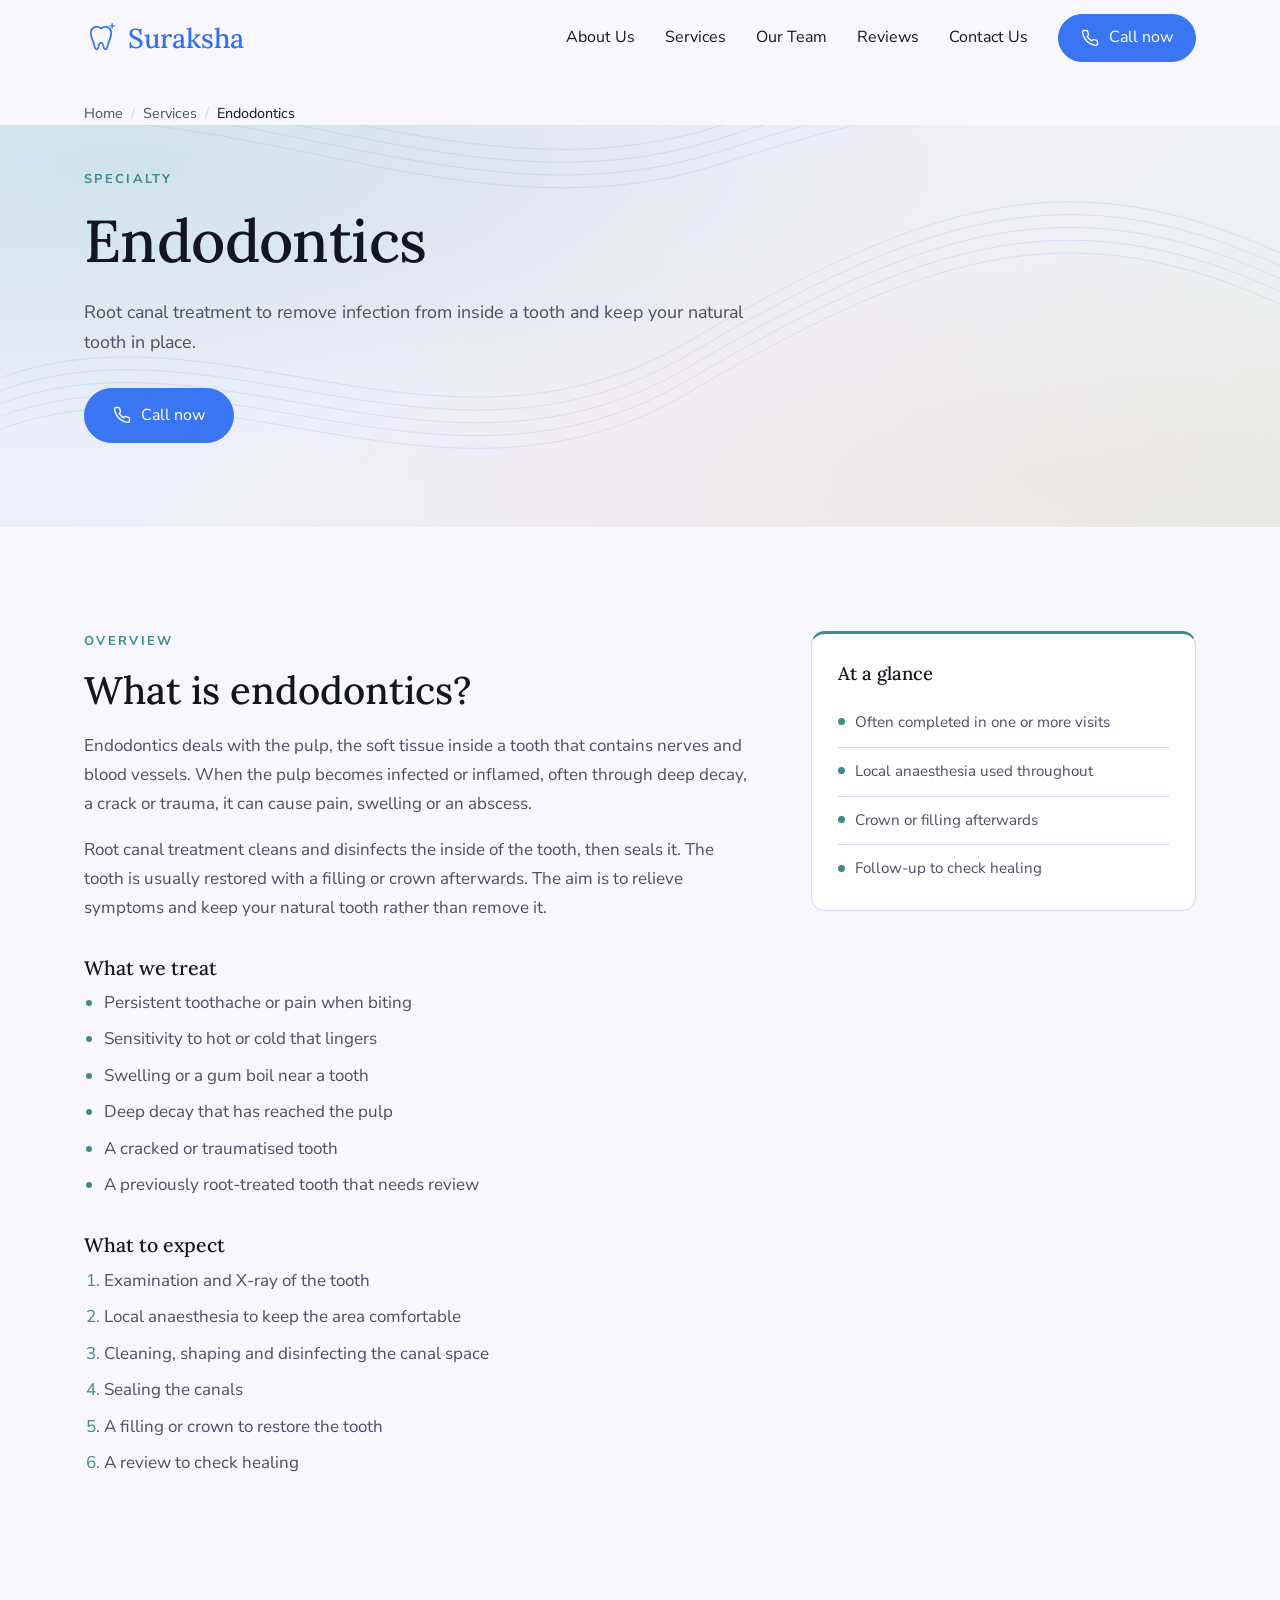
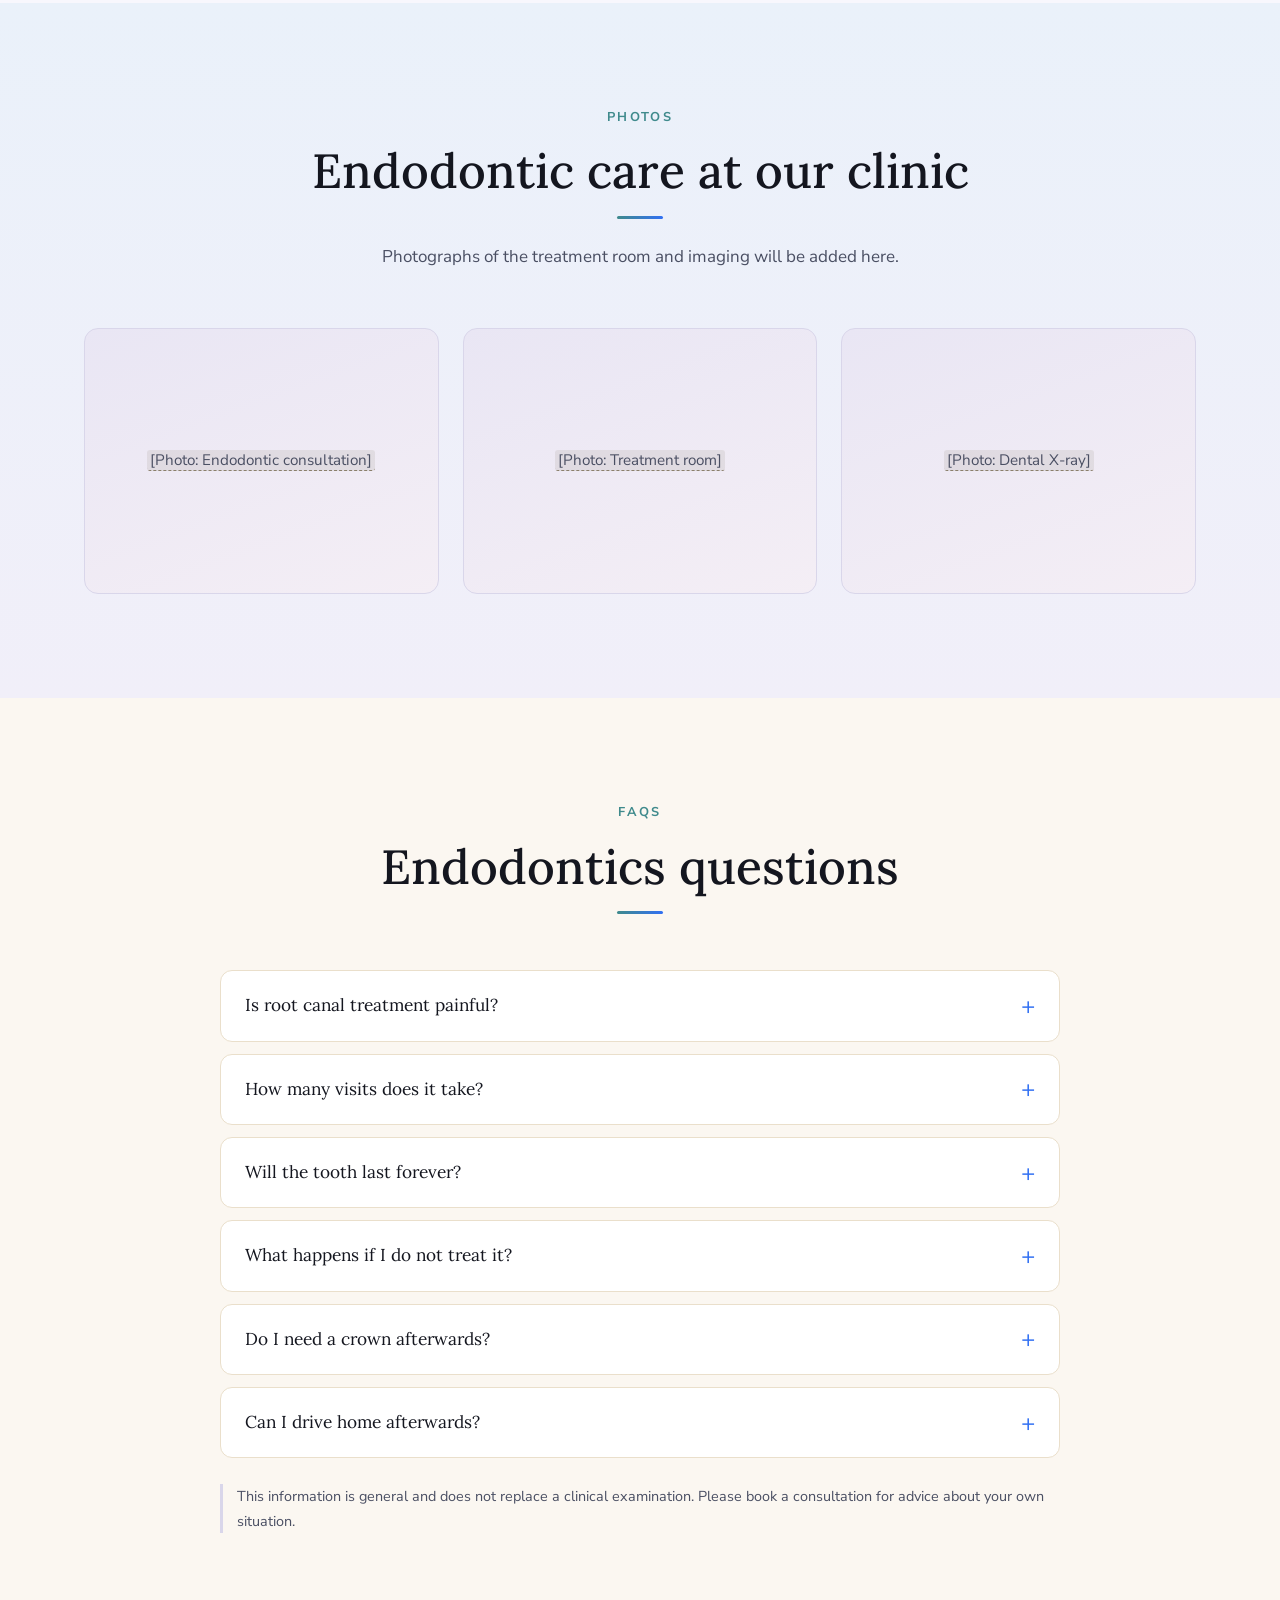
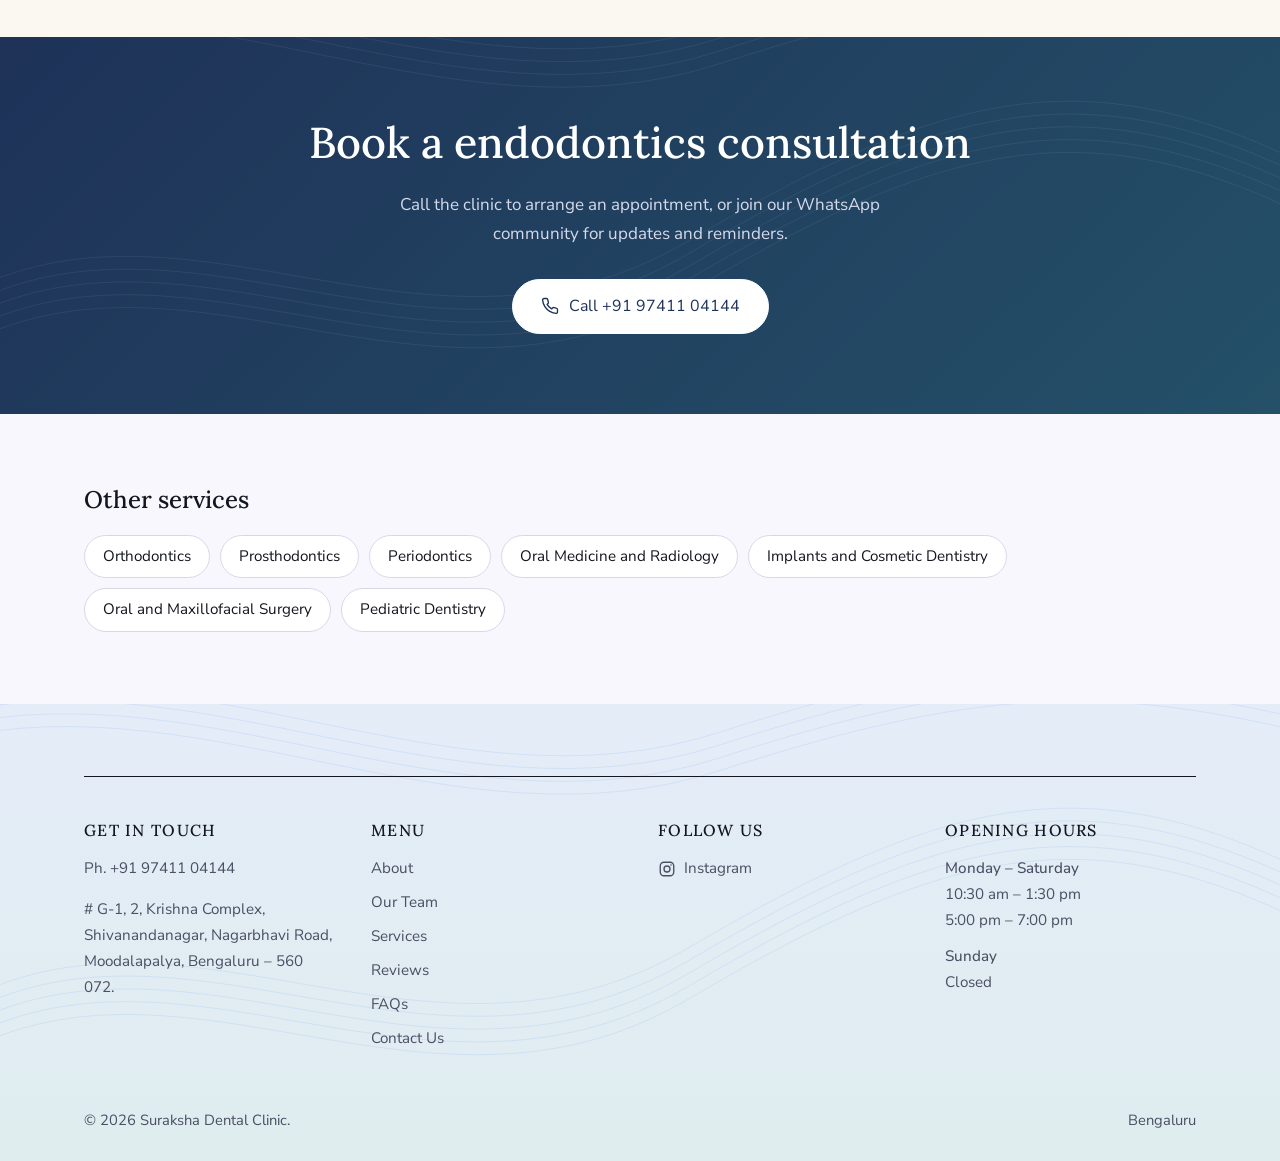
<file: service-endodontics.html>
<!DOCTYPE html>
<html lang="en">
<head>
<meta charset="utf-8">
<meta name="viewport" content="width=device-width, initial-scale=1">
<title>Root Canal Treatment in Nagarbhavi, Bengaluru | Suraksha Dental Clinic</title>
<meta name="description" content="Root canal treatment to remove infection from inside a tooth and keep the natural tooth, at Suraksha Dental Clinic, Nagarbhavi, Bengaluru.">
<meta name="theme-color" content="#1E3A78">
<meta property="og:type" content="website">
<meta property="og:title" content="Endodontics | Suraksha Dental Clinic">
<meta property="og:description" content="Root canal treatment to remove infection from inside a tooth and keep the natural tooth.">
<meta property="og:locale" content="en_IN">

<script>document.documentElement.classList.add('js');</script>

<link rel="preconnect" href="https://fonts.googleapis.com">
<link rel="preconnect" href="https://fonts.gstatic.com" crossorigin>
<link href="https://fonts.googleapis.com/css2?family=Lora:wght@400;500;600&family=Nunito+Sans:wght@400;600;700&display=swap" rel="stylesheet">
<link rel="stylesheet" href="assets/site.css">
</head>
<body data-service="Endodontics" data-slug="endodontics" data-summary="Root canal treatment to remove infection from inside a tooth and keep the natural tooth.">

<a class="skip" href="#main">Skip to content</a>
<div class="progress" id="progress"></div>
<div id="header-slot"></div>

<main id="main">

  <div class="container">
    <nav class="crumbs" aria-label="Breadcrumb">
      <ol>
        <li><a href="index.html">Home</a></li>
        <li><a href="index.html#services">Services</a></li>
        <li><span aria-current="page">Endodontics</span></li>
      </ol>
    </nav>
  </div>

  <section class="svc-hero">
    <svg class="contour" viewBox="0 0 1600 800" preserveAspectRatio="xMidYMid slice" aria-hidden="true"><g fill="none" stroke="currentColor" stroke-width="1"><path d="M-100 520 C 200 300, 520 620, 860 420 S 1380 180, 1700 360"/><path d="M-100 536 C 200 316, 520 636, 860 436 S 1380 196, 1700 376"/><path d="M-100 552 C 200 332, 520 652, 860 452 S 1380 212, 1700 392"/><path d="M-100 568 C 200 348, 520 668, 860 468 S 1380 228, 1700 408"/><path d="M-100 584 C 200 364, 520 684, 860 484 S 1380 244, 1700 424"/><path d="M-100 120 C 240 20, 560 260, 900 150 S 1400 40, 1700 120"/><path d="M-100 136 C 240 36, 560 276, 900 166 S 1400 56, 1700 136"/><path d="M-100 152 C 240 52, 560 292, 900 182 S 1400 72, 1700 152"/><path d="M-100 168 C 240 68, 560 308, 900 198 S 1400 88, 1700 168"/></g></svg>
    <div class="container">
      <span class="eyebrow">Specialty</span>
      <h1>Endodontics</h1>
      <p class="lede">Root canal treatment to remove infection from inside a tooth and keep your natural tooth in place.</p>
      <div class="actions">
        <a class="btn btn-primary" href="tel:+919741104144"><svg viewBox="0 0 24 24" fill="none" stroke="currentColor" stroke-width="1.8" stroke-linecap="round" stroke-linejoin="round" aria-hidden="true"><path d="M22 16.92v3a2 2 0 0 1-2.18 2 19.79 19.79 0 0 1-8.63-3.07 19.5 19.5 0 0 1-6-6 19.79 19.79 0 0 1-3.07-8.67A2 2 0 0 1 4.11 2h3a2 2 0 0 1 2 1.72 12.84 12.84 0 0 0 .7 2.81 2 2 0 0 1-.45 2.11L8.09 9.91a16 16 0 0 0 6 6l1.27-1.27a2 2 0 0 1 2.11-.45 12.84 12.84 0 0 0 2.81.7A2 2 0 0 1 22 16.92z"/></svg>Call now</a>
        
      </div>
    </div>
  </section>

  <section class="svc-about" id="about-service">
    <div class="container">
      <div class="grid">
        <div class="prose reveal">
          <span class="eyebrow">Overview</span>
          <h2>What is endodontics?</h2>
          <p>Endodontics deals with the pulp, the soft tissue inside a tooth that contains nerves and blood vessels. When the pulp becomes infected or inflamed, often through deep decay, a crack or trauma, it can cause pain, swelling or an abscess.</p>
        <p>Root canal treatment cleans and disinfects the inside of the tooth, then seals it. The tooth is usually restored with a filling or crown afterwards. The aim is to relieve symptoms and keep your natural tooth rather than remove it.</p>
          <h3>What we treat</h3>
          <ul>
          <li>Persistent toothache or pain when biting</li>
          <li>Sensitivity to hot or cold that lingers</li>
          <li>Swelling or a gum boil near a tooth</li>
          <li>Deep decay that has reached the pulp</li>
          <li>A cracked or traumatised tooth</li>
          <li>A previously root-treated tooth that needs review</li>
          </ul>
          <h3>What to expect</h3>
          <ol>
          <li>Examination and X-ray of the tooth</li>
          <li>Local anaesthesia to keep the area comfortable</li>
          <li>Cleaning, shaping and disinfecting the canal space</li>
          <li>Sealing the canals</li>
          <li>A filling or crown to restore the tooth</li>
          <li>A review to check healing</li>
          </ol>
        </div>
        <aside class="aside reveal" style="--i:1">
          <h3>At a glance</h3>
          <ul>
          <li>Often completed in one or more visits</li>
          <li>Local anaesthesia used throughout</li>
          <li>Crown or filling afterwards</li>
          <li>Follow-up to check healing</li>
          </ul>
        </aside>
      </div>
    </div>
  </section>

  <section class="svc-gallery" id="photos">
    <div class="container">
      <div class="sec-head center reveal"><span class="eyebrow">Photos</span><h2>Endodontic care at our clinic</h2><p>Photographs of the treatment room and imaging will be added here.</p></div>
      <div class="gal-grid">
        <div class="tile reveal" style="--i:0" role="img" aria-label="Endodontic consultation (photo to be added)"><span class="cap"><span class="ph">[Photo: Endodontic consultation]</span></span></div>
        <div class="tile reveal" style="--i:1" role="img" aria-label="Treatment room (photo to be added)"><span class="cap"><span class="ph">[Photo: Treatment room]</span></span></div>
        <div class="tile reveal" style="--i:2" role="img" aria-label="Dental X-ray (photo to be added)"><span class="cap"><span class="ph">[Photo: Dental X-ray]</span></span></div>
      </div>
    </div>
  </section>

  <section class="faq" id="faqs">
    <div class="container">
      <div class="sec-head center reveal"><span class="eyebrow">FAQs</span><h2>Endodontics questions</h2></div>
      <div class="faq-list">
        <details class="faq-item reveal" style="--i:0">
          <summary>Is root canal treatment painful?</summary>
          <div class="faq-a"><p>The tooth is numbed, so the procedure is usually comfortable. Mild tenderness for a few days afterwards is common and settles.</p></div>
        </details>
        <details class="faq-item reveal" style="--i:1">
          <summary>How many visits does it take?</summary>
          <div class="faq-a"><p>Some teeth are treated in a single visit. Infected or more complex cases may need two or more appointments.</p></div>
        </details>
        <details class="faq-item reveal" style="--i:2">
          <summary>Will the tooth last forever?</summary>
          <div class="faq-a"><p>Many root-treated teeth last for many years, especially when restored with a crown and kept clean. Success depends on the condition of the tooth and your aftercare.</p></div>
        </details>
        <details class="faq-item reveal" style="--i:0">
          <summary>What happens if I do not treat it?</summary>
          <div class="faq-a"><p>Untreated infection can worsen, form an abscess and may eventually lead to loss of the tooth.</p></div>
        </details>
        <details class="faq-item reveal" style="--i:1">
          <summary>Do I need a crown afterwards?</summary>
          <div class="faq-a"><p>Back teeth often need a crown to protect them after root canal treatment. Your dentist will advise based on how much tooth structure remains.</p></div>
        </details>
        <details class="faq-item reveal" style="--i:2">
          <summary>Can I drive home afterwards?</summary>
          <div class="faq-a"><p>Yes, normally. If sedation is used, arrange for someone to accompany you.</p></div>
        </details>
      </div>
      <p class="faq-note">This information is general and does not replace a clinical examination. Please book a consultation for advice about your own situation.</p>
    </div>
  </section>

  <section class="cta-band" id="book">
    <svg class="contour" viewBox="0 0 1600 800" preserveAspectRatio="xMidYMid slice" aria-hidden="true"><g fill="none" stroke="currentColor" stroke-width="1"><path d="M-100 520 C 200 300, 520 620, 860 420 S 1380 180, 1700 360"/><path d="M-100 536 C 200 316, 520 636, 860 436 S 1380 196, 1700 376"/><path d="M-100 552 C 200 332, 520 652, 860 452 S 1380 212, 1700 392"/><path d="M-100 568 C 200 348, 520 668, 860 468 S 1380 228, 1700 408"/><path d="M-100 584 C 200 364, 520 684, 860 484 S 1380 244, 1700 424"/><path d="M-100 120 C 240 20, 560 260, 900 150 S 1400 40, 1700 120"/><path d="M-100 136 C 240 36, 560 276, 900 166 S 1400 56, 1700 136"/><path d="M-100 152 C 240 52, 560 292, 900 182 S 1400 72, 1700 152"/><path d="M-100 168 C 240 68, 560 308, 900 198 S 1400 88, 1700 168"/></g></svg>
    <div class="container">
      <div class="reveal">
        <h2>Book a endodontics consultation</h2>
        <p>Call the clinic to arrange an appointment, or join our WhatsApp community for updates and reminders.</p>
        <div class="actions">
          <a class="btn btn-light" href="tel:+919741104144"><svg viewBox="0 0 24 24" fill="none" stroke="currentColor" stroke-width="1.8" stroke-linecap="round" stroke-linejoin="round" aria-hidden="true"><path d="M22 16.92v3a2 2 0 0 1-2.18 2 19.79 19.79 0 0 1-8.63-3.07 19.5 19.5 0 0 1-6-6 19.79 19.79 0 0 1-3.07-8.67A2 2 0 0 1 4.11 2h3a2 2 0 0 1 2 1.72 12.84 12.84 0 0 0 .7 2.81 2 2 0 0 1-.45 2.11L8.09 9.91a16 16 0 0 0 6 6l1.27-1.27a2 2 0 0 1 2.11-.45 12.84 12.84 0 0 0 2.81.7A2 2 0 0 1 22 16.92z"/></svg>Call +91 97411 04144</a>
          
        </div>
      </div>
    </div>
  </section>

  <section class="related">
    <div class="container">
      <h2>Other services</h2>
      <ul>
          <li><a href="service-orthodontics.html">Orthodontics</a></li>
          <li><a href="service-prosthodontics.html">Prosthodontics</a></li>
          <li><a href="service-periodontics.html">Periodontics</a></li>
          <li><a href="service-oral-medicine-radiology.html">Oral Medicine and Radiology</a></li>
          <li><a href="service-implants-cosmetic-dentistry.html">Implants and Cosmetic Dentistry</a></li>
          <li><a href="service-oral-maxillofacial-surgery.html">Oral and Maxillofacial Surgery</a></li>
          <li><a href="service-pediatric-dentistry.html">Pediatric Dentistry</a></li>
      </ul>
    </div>
  </section>

</main>

<div id="footer-slot"></div>

<dialog id="lb" aria-label="Service photo"><img alt=""><button type="button" aria-label="Close">&times;</button></dialog>

<script src="assets/site.js"></script>
</body>
</html>
</file>
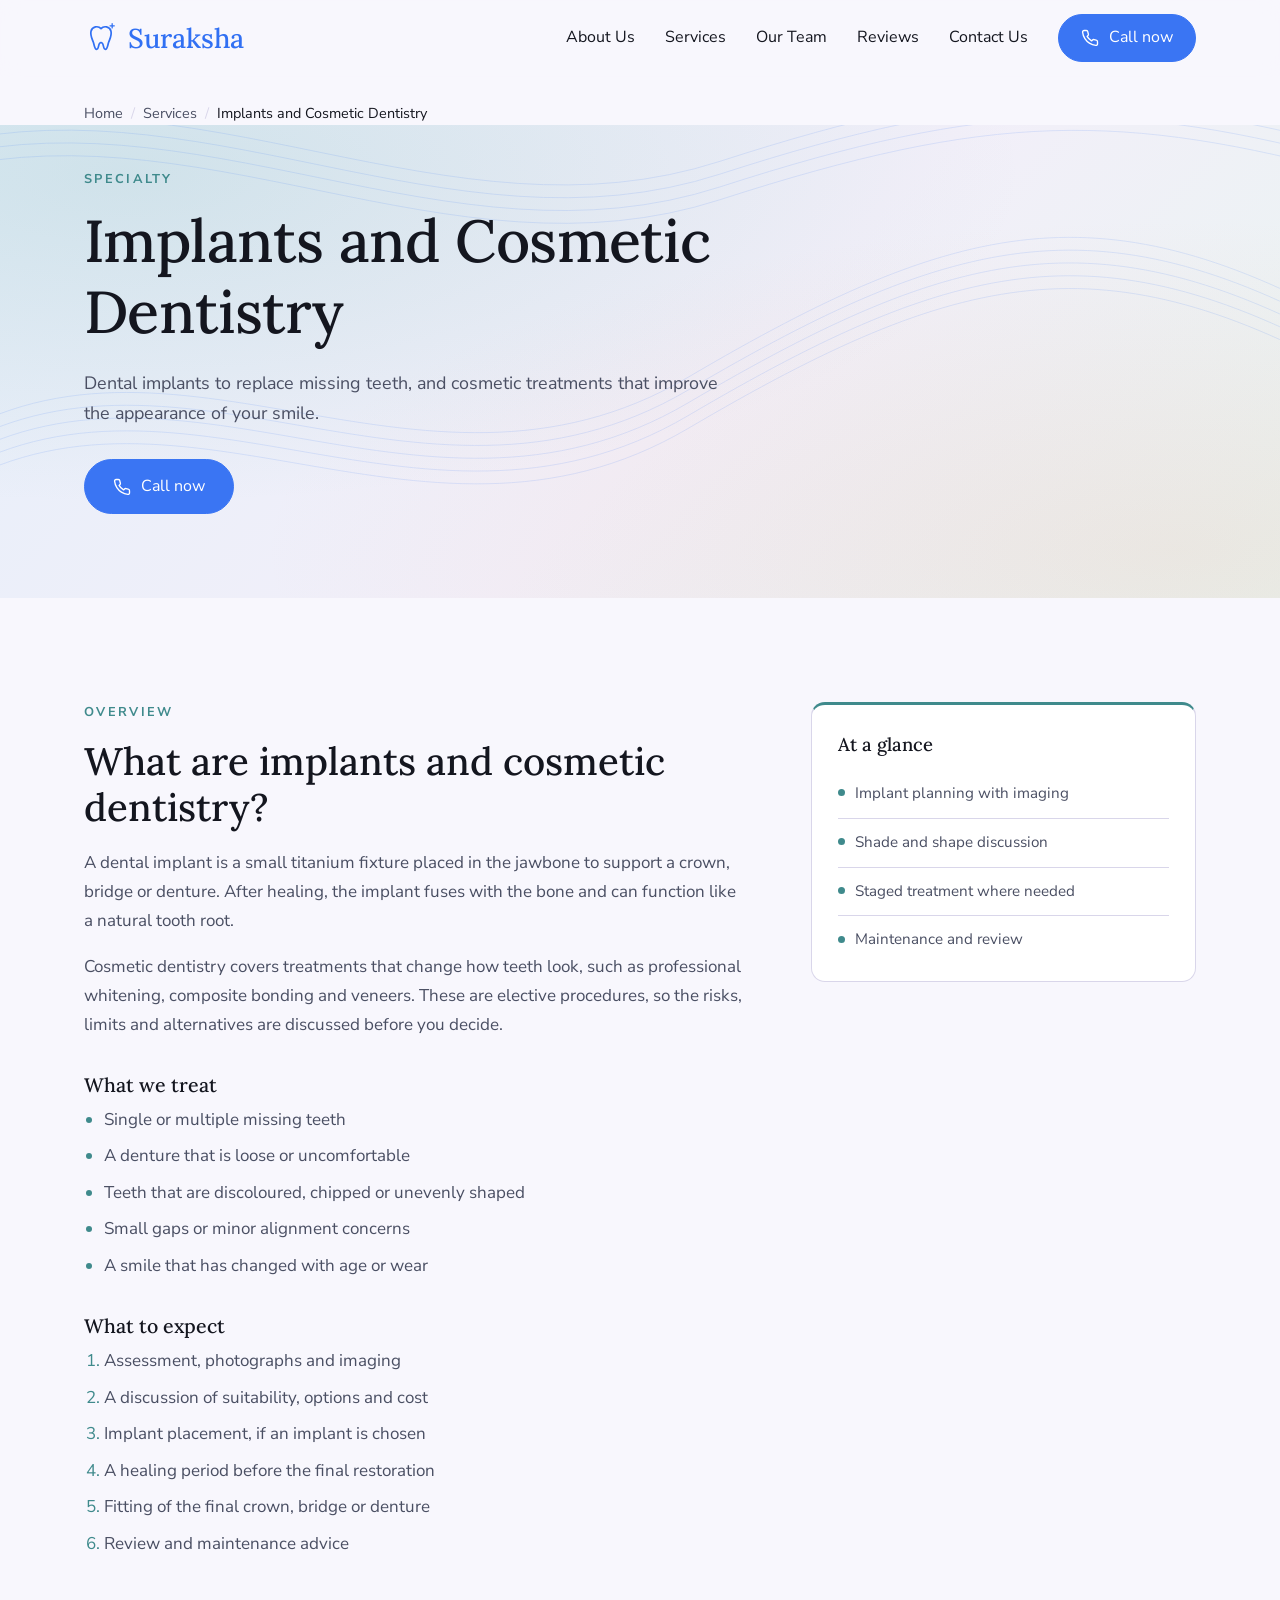
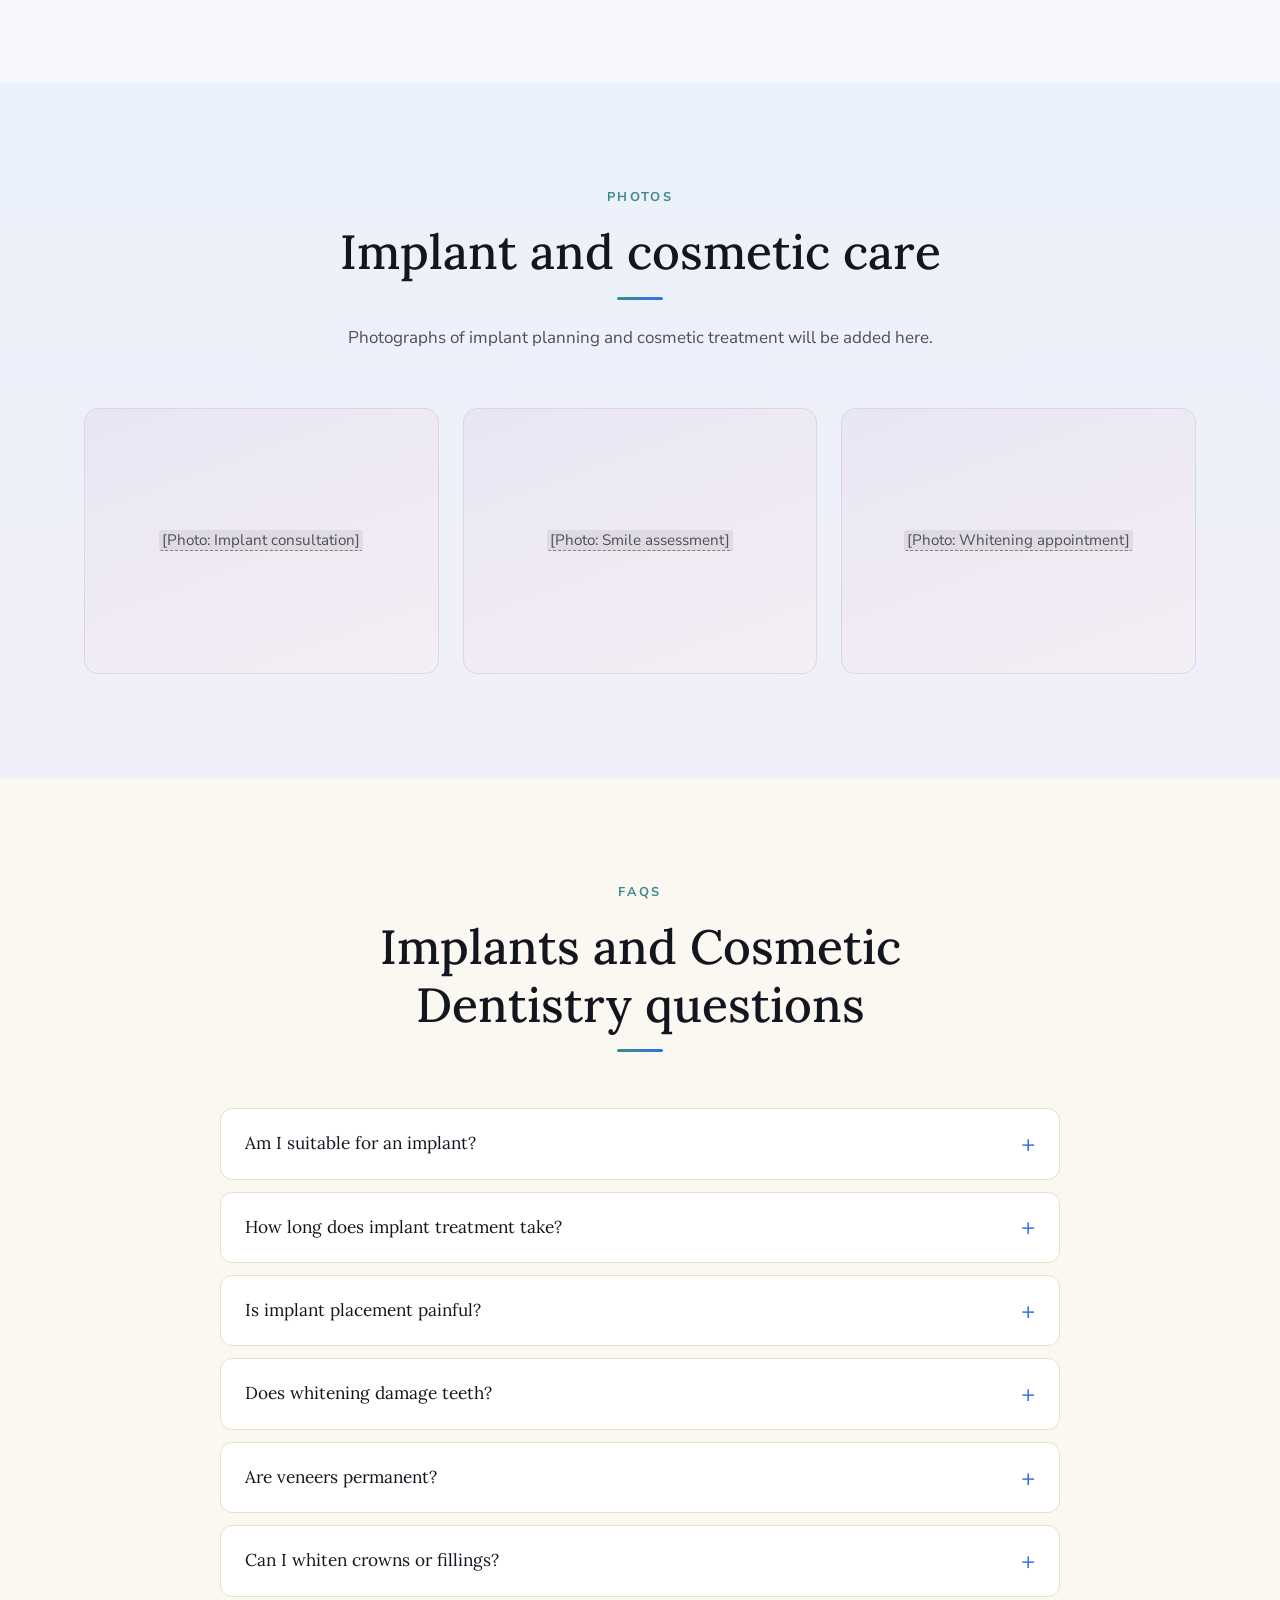
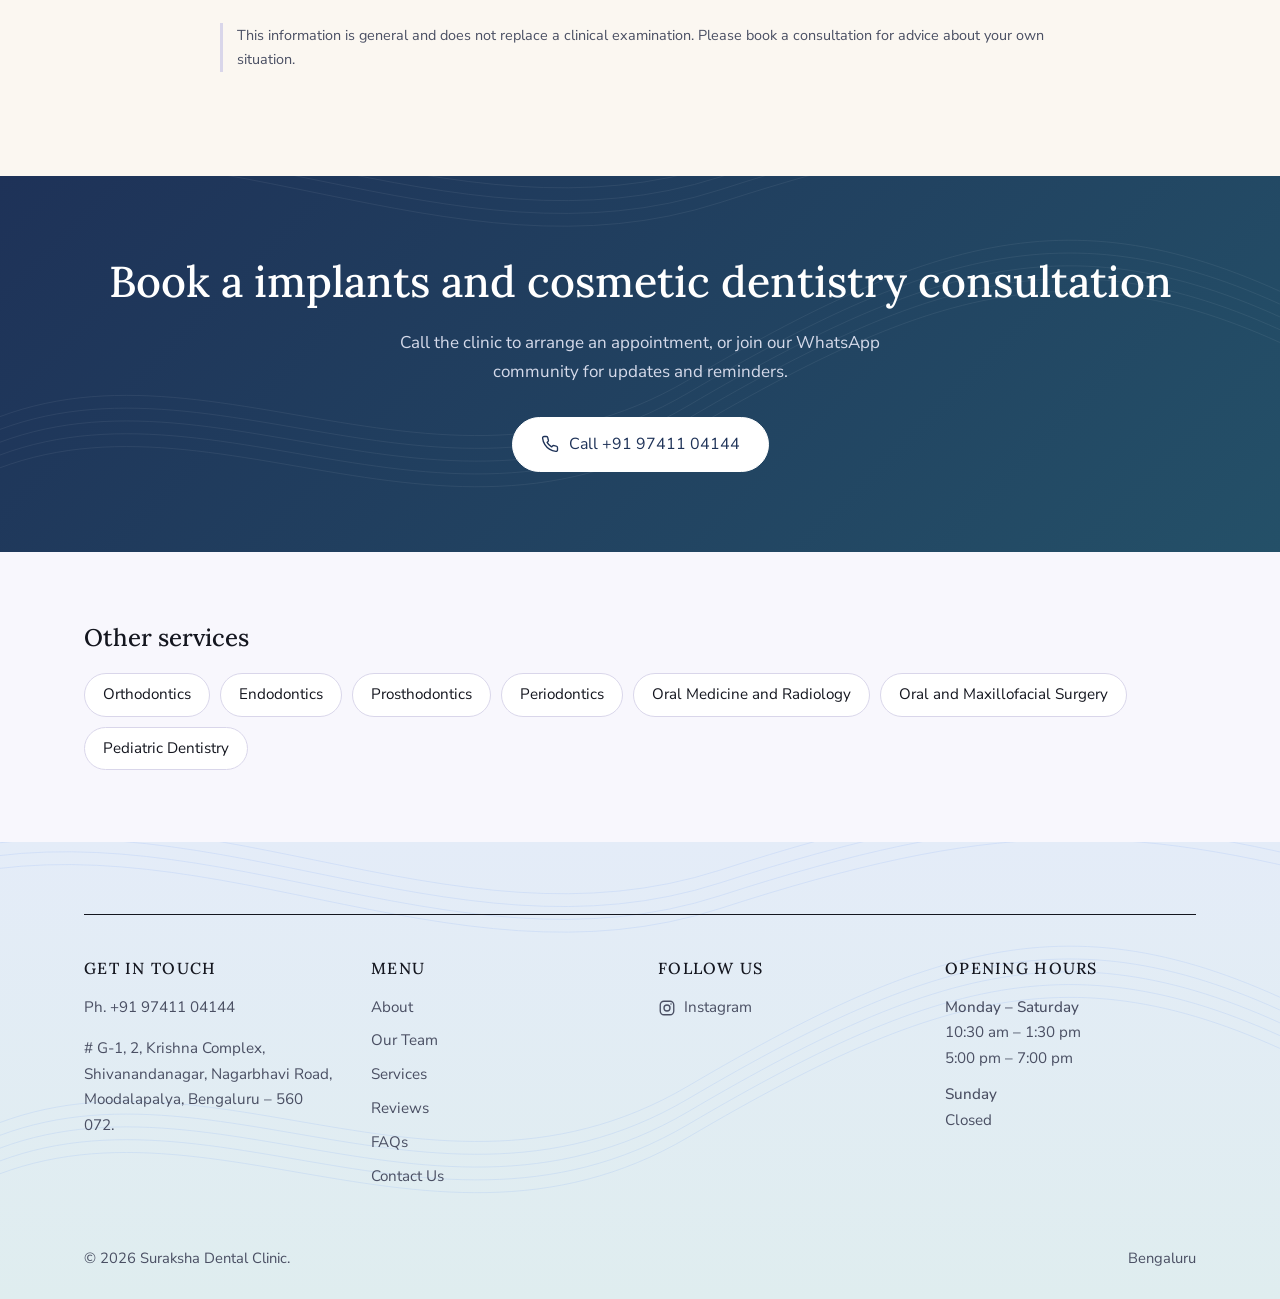
<file: service-implants-cosmetic-dentistry.html>
<!DOCTYPE html>
<html lang="en">
<head>
<meta charset="utf-8">
<meta name="viewport" content="width=device-width, initial-scale=1">
<title>Dental Implants and Cosmetic Dentistry in Nagarbhavi, Bengaluru | Suraksha Dental Clinic</title>
<meta name="description" content="Dental implants to replace missing teeth and cosmetic treatments such as whitening, bonding and veneers at Suraksha Dental Clinic, Nagarbhavi, Bengaluru.">
<meta name="theme-color" content="#1E3A78">
<meta property="og:type" content="website">
<meta property="og:title" content="Implants and Cosmetic Dentistry | Suraksha Dental Clinic">
<meta property="og:description" content="Dental implants to replace missing teeth, and cosmetic treatments that improve the appearance of your smile.">
<meta property="og:locale" content="en_IN">

<script>document.documentElement.classList.add('js');</script>

<link rel="preconnect" href="https://fonts.googleapis.com">
<link rel="preconnect" href="https://fonts.gstatic.com" crossorigin>
<link href="https://fonts.googleapis.com/css2?family=Lora:wght@400;500;600&family=Nunito+Sans:wght@400;600;700&display=swap" rel="stylesheet">
<link rel="stylesheet" href="assets/site.css">
</head>
<body data-service="Implants and Cosmetic Dentistry" data-slug="implants-cosmetic-dentistry" data-summary="Dental implants to replace missing teeth, and cosmetic treatments that improve the appearance of your smile.">

<a class="skip" href="#main">Skip to content</a>
<div class="progress" id="progress"></div>
<div id="header-slot"></div>

<main id="main">

  <div class="container">
    <nav class="crumbs" aria-label="Breadcrumb">
      <ol>
        <li><a href="index.html">Home</a></li>
        <li><a href="index.html#services">Services</a></li>
        <li><span aria-current="page">Implants and Cosmetic Dentistry</span></li>
      </ol>
    </nav>
  </div>

  <section class="svc-hero">
    <svg class="contour" viewBox="0 0 1600 800" preserveAspectRatio="xMidYMid slice" aria-hidden="true"><g fill="none" stroke="currentColor" stroke-width="1"><path d="M-100 520 C 200 300, 520 620, 860 420 S 1380 180, 1700 360"/><path d="M-100 536 C 200 316, 520 636, 860 436 S 1380 196, 1700 376"/><path d="M-100 552 C 200 332, 520 652, 860 452 S 1380 212, 1700 392"/><path d="M-100 568 C 200 348, 520 668, 860 468 S 1380 228, 1700 408"/><path d="M-100 584 C 200 364, 520 684, 860 484 S 1380 244, 1700 424"/><path d="M-100 120 C 240 20, 560 260, 900 150 S 1400 40, 1700 120"/><path d="M-100 136 C 240 36, 560 276, 900 166 S 1400 56, 1700 136"/><path d="M-100 152 C 240 52, 560 292, 900 182 S 1400 72, 1700 152"/><path d="M-100 168 C 240 68, 560 308, 900 198 S 1400 88, 1700 168"/></g></svg>
    <div class="container">
      <span class="eyebrow">Specialty</span>
      <h1>Implants and Cosmetic Dentistry</h1>
      <p class="lede">Dental implants to replace missing teeth, and cosmetic treatments that improve the appearance of your smile.</p>
      <div class="actions">
        <a class="btn btn-primary" href="tel:+919741104144"><svg viewBox="0 0 24 24" fill="none" stroke="currentColor" stroke-width="1.8" stroke-linecap="round" stroke-linejoin="round" aria-hidden="true"><path d="M22 16.92v3a2 2 0 0 1-2.18 2 19.79 19.79 0 0 1-8.63-3.07 19.5 19.5 0 0 1-6-6 19.79 19.79 0 0 1-3.07-8.67A2 2 0 0 1 4.11 2h3a2 2 0 0 1 2 1.72 12.84 12.84 0 0 0 .7 2.81 2 2 0 0 1-.45 2.11L8.09 9.91a16 16 0 0 0 6 6l1.27-1.27a2 2 0 0 1 2.11-.45 12.84 12.84 0 0 0 2.81.7A2 2 0 0 1 22 16.92z"/></svg>Call now</a>
        
      </div>
    </div>
  </section>

  <section class="svc-about" id="about-service">
    <div class="container">
      <div class="grid">
        <div class="prose reveal">
          <span class="eyebrow">Overview</span>
          <h2>What are implants and cosmetic dentistry?</h2>
          <p>A dental implant is a small titanium fixture placed in the jawbone to support a crown, bridge or denture. After healing, the implant fuses with the bone and can function like a natural tooth root.</p>
        <p>Cosmetic dentistry covers treatments that change how teeth look, such as professional whitening, composite bonding and veneers. These are elective procedures, so the risks, limits and alternatives are discussed before you decide.</p>
          <h3>What we treat</h3>
          <ul>
          <li>Single or multiple missing teeth</li>
          <li>A denture that is loose or uncomfortable</li>
          <li>Teeth that are discoloured, chipped or unevenly shaped</li>
          <li>Small gaps or minor alignment concerns</li>
          <li>A smile that has changed with age or wear</li>
          </ul>
          <h3>What to expect</h3>
          <ol>
          <li>Assessment, photographs and imaging</li>
          <li>A discussion of suitability, options and cost</li>
          <li>Implant placement, if an implant is chosen</li>
          <li>A healing period before the final restoration</li>
          <li>Fitting of the final crown, bridge or denture</li>
          <li>Review and maintenance advice</li>
          </ol>
        </div>
        <aside class="aside reveal" style="--i:1">
          <h3>At a glance</h3>
          <ul>
          <li>Implant planning with imaging</li>
          <li>Shade and shape discussion</li>
          <li>Staged treatment where needed</li>
          <li>Maintenance and review</li>
          </ul>
        </aside>
      </div>
    </div>
  </section>

  <section class="svc-gallery" id="photos">
    <div class="container">
      <div class="sec-head center reveal"><span class="eyebrow">Photos</span><h2>Implant and cosmetic care</h2><p>Photographs of implant planning and cosmetic treatment will be added here.</p></div>
      <div class="gal-grid">
        <div class="tile reveal" style="--i:0" role="img" aria-label="Implant consultation (photo to be added)"><span class="cap"><span class="ph">[Photo: Implant consultation]</span></span></div>
        <div class="tile reveal" style="--i:1" role="img" aria-label="Smile assessment (photo to be added)"><span class="cap"><span class="ph">[Photo: Smile assessment]</span></span></div>
        <div class="tile reveal" style="--i:2" role="img" aria-label="Whitening appointment (photo to be added)"><span class="cap"><span class="ph">[Photo: Whitening appointment]</span></span></div>
      </div>
    </div>
  </section>

  <section class="faq" id="faqs">
    <div class="container">
      <div class="sec-head center reveal"><span class="eyebrow">FAQs</span><h2>Implants and Cosmetic Dentistry questions</h2></div>
      <div class="faq-list">
        <details class="faq-item reveal" style="--i:0">
          <summary>Am I suitable for an implant?</summary>
          <div class="faq-a"><p>Suitability depends on bone volume, gum health and general health. Smoking and uncontrolled conditions such as diabetes can affect healing.</p></div>
        </details>
        <details class="faq-item reveal" style="--i:1">
          <summary>How long does implant treatment take?</summary>
          <div class="faq-a"><p>Healing usually takes a few months before the final crown is fitted. The total time varies with the site and whether bone grafting is needed.</p></div>
        </details>
        <details class="faq-item reveal" style="--i:2">
          <summary>Is implant placement painful?</summary>
          <div class="faq-a"><p>It is carried out under local anaesthesia. Discomfort afterwards is usually manageable with the medication advised by your dentist.</p></div>
        </details>
        <details class="faq-item reveal" style="--i:0">
          <summary>Does whitening damage teeth?</summary>
          <div class="faq-a"><p>Professional whitening is considered safe when supervised. Temporary sensitivity is common and usually settles.</p></div>
        </details>
        <details class="faq-item reveal" style="--i:1">
          <summary>Are veneers permanent?</summary>
          <div class="faq-a"><p>Veneers usually involve removing a small amount of enamel, so they are generally not reversible. This is discussed before treatment.</p></div>
        </details>
        <details class="faq-item reveal" style="--i:2">
          <summary>Can I whiten crowns or fillings?</summary>
          <div class="faq-a"><p>No. Whitening affects natural teeth. Existing restorations may need replacing to match a lighter shade.</p></div>
        </details>
      </div>
      <p class="faq-note">This information is general and does not replace a clinical examination. Please book a consultation for advice about your own situation.</p>
    </div>
  </section>

  <section class="cta-band" id="book">
    <svg class="contour" viewBox="0 0 1600 800" preserveAspectRatio="xMidYMid slice" aria-hidden="true"><g fill="none" stroke="currentColor" stroke-width="1"><path d="M-100 520 C 200 300, 520 620, 860 420 S 1380 180, 1700 360"/><path d="M-100 536 C 200 316, 520 636, 860 436 S 1380 196, 1700 376"/><path d="M-100 552 C 200 332, 520 652, 860 452 S 1380 212, 1700 392"/><path d="M-100 568 C 200 348, 520 668, 860 468 S 1380 228, 1700 408"/><path d="M-100 584 C 200 364, 520 684, 860 484 S 1380 244, 1700 424"/><path d="M-100 120 C 240 20, 560 260, 900 150 S 1400 40, 1700 120"/><path d="M-100 136 C 240 36, 560 276, 900 166 S 1400 56, 1700 136"/><path d="M-100 152 C 240 52, 560 292, 900 182 S 1400 72, 1700 152"/><path d="M-100 168 C 240 68, 560 308, 900 198 S 1400 88, 1700 168"/></g></svg>
    <div class="container">
      <div class="reveal">
        <h2>Book a implants and cosmetic dentistry consultation</h2>
        <p>Call the clinic to arrange an appointment, or join our WhatsApp community for updates and reminders.</p>
        <div class="actions">
          <a class="btn btn-light" href="tel:+919741104144"><svg viewBox="0 0 24 24" fill="none" stroke="currentColor" stroke-width="1.8" stroke-linecap="round" stroke-linejoin="round" aria-hidden="true"><path d="M22 16.92v3a2 2 0 0 1-2.18 2 19.79 19.79 0 0 1-8.63-3.07 19.5 19.5 0 0 1-6-6 19.79 19.79 0 0 1-3.07-8.67A2 2 0 0 1 4.11 2h3a2 2 0 0 1 2 1.72 12.84 12.84 0 0 0 .7 2.81 2 2 0 0 1-.45 2.11L8.09 9.91a16 16 0 0 0 6 6l1.27-1.27a2 2 0 0 1 2.11-.45 12.84 12.84 0 0 0 2.81.7A2 2 0 0 1 22 16.92z"/></svg>Call +91 97411 04144</a>
          
        </div>
      </div>
    </div>
  </section>

  <section class="related">
    <div class="container">
      <h2>Other services</h2>
      <ul>
          <li><a href="service-orthodontics.html">Orthodontics</a></li>
          <li><a href="service-endodontics.html">Endodontics</a></li>
          <li><a href="service-prosthodontics.html">Prosthodontics</a></li>
          <li><a href="service-periodontics.html">Periodontics</a></li>
          <li><a href="service-oral-medicine-radiology.html">Oral Medicine and Radiology</a></li>
          <li><a href="service-oral-maxillofacial-surgery.html">Oral and Maxillofacial Surgery</a></li>
          <li><a href="service-pediatric-dentistry.html">Pediatric Dentistry</a></li>
      </ul>
    </div>
  </section>

</main>

<div id="footer-slot"></div>

<dialog id="lb" aria-label="Service photo"><img alt=""><button type="button" aria-label="Close">&times;</button></dialog>

<script src="assets/site.js"></script>
</body>
</html>
</file>
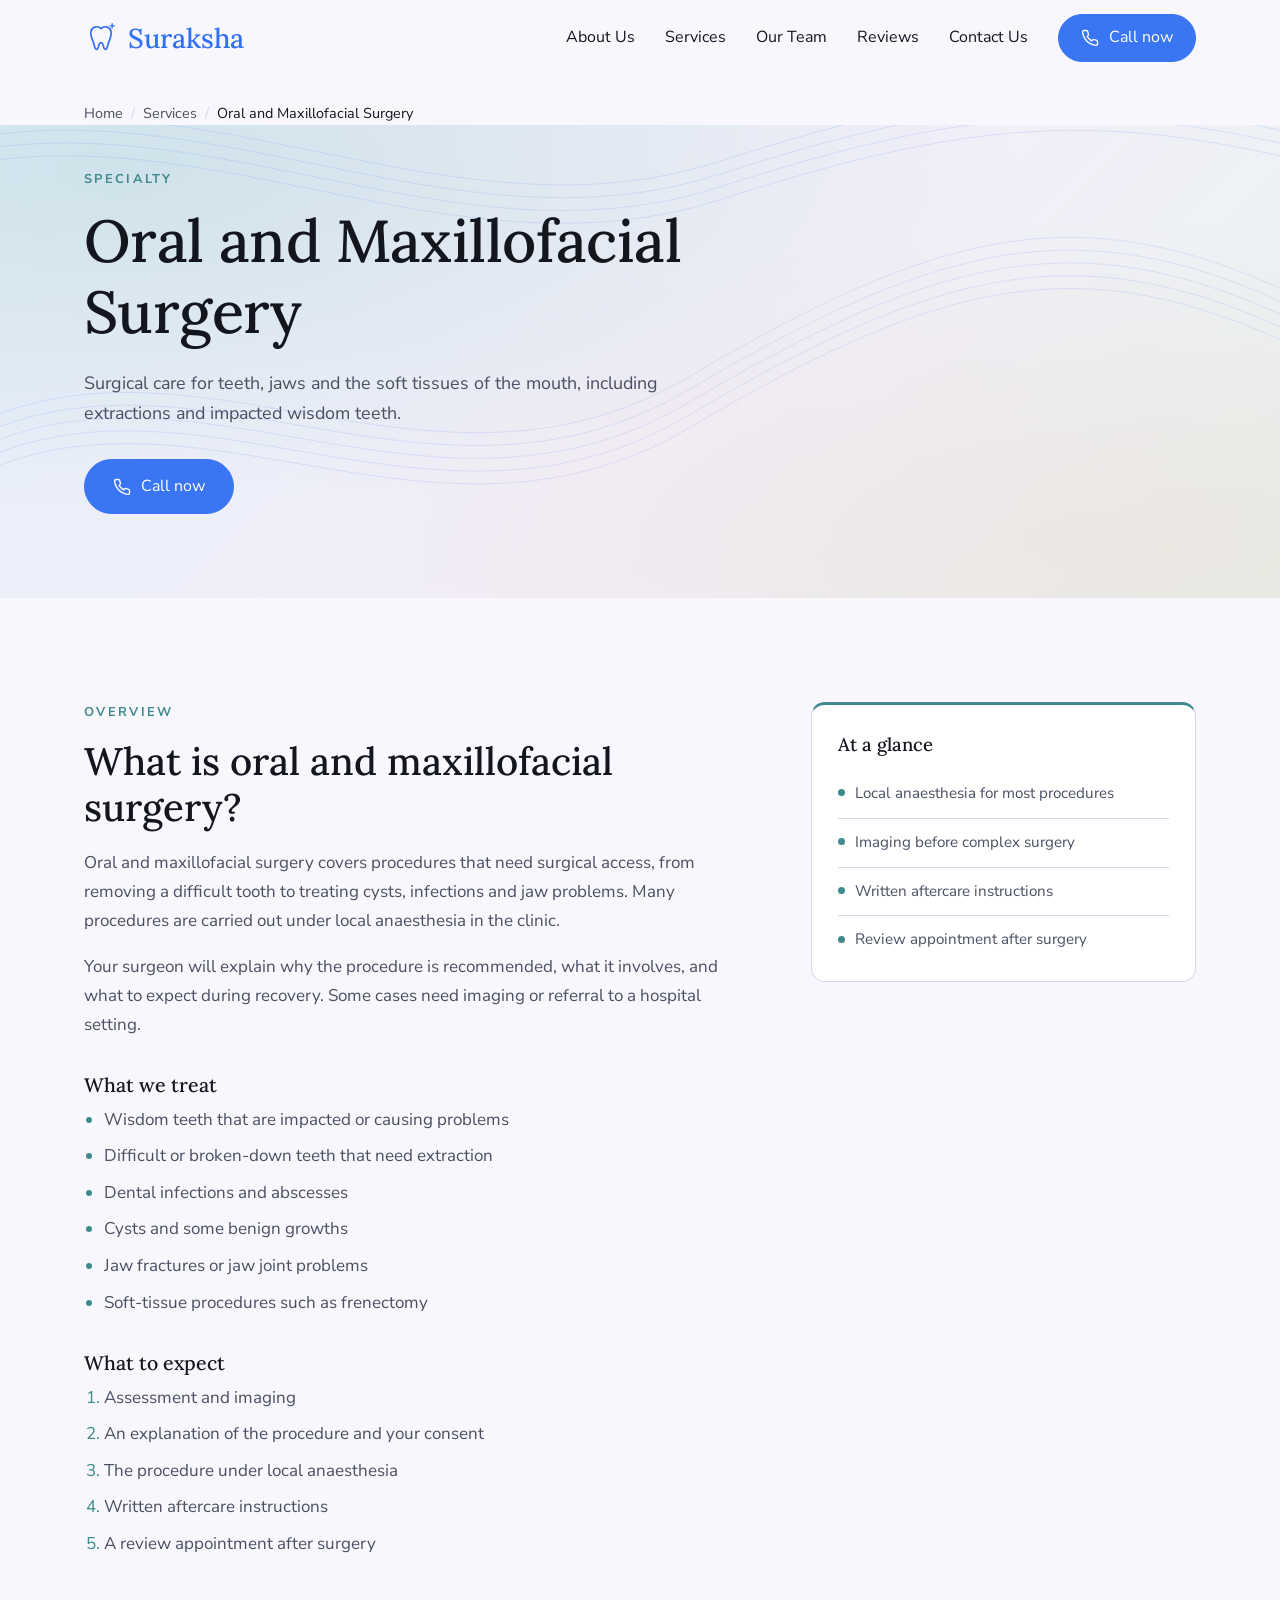
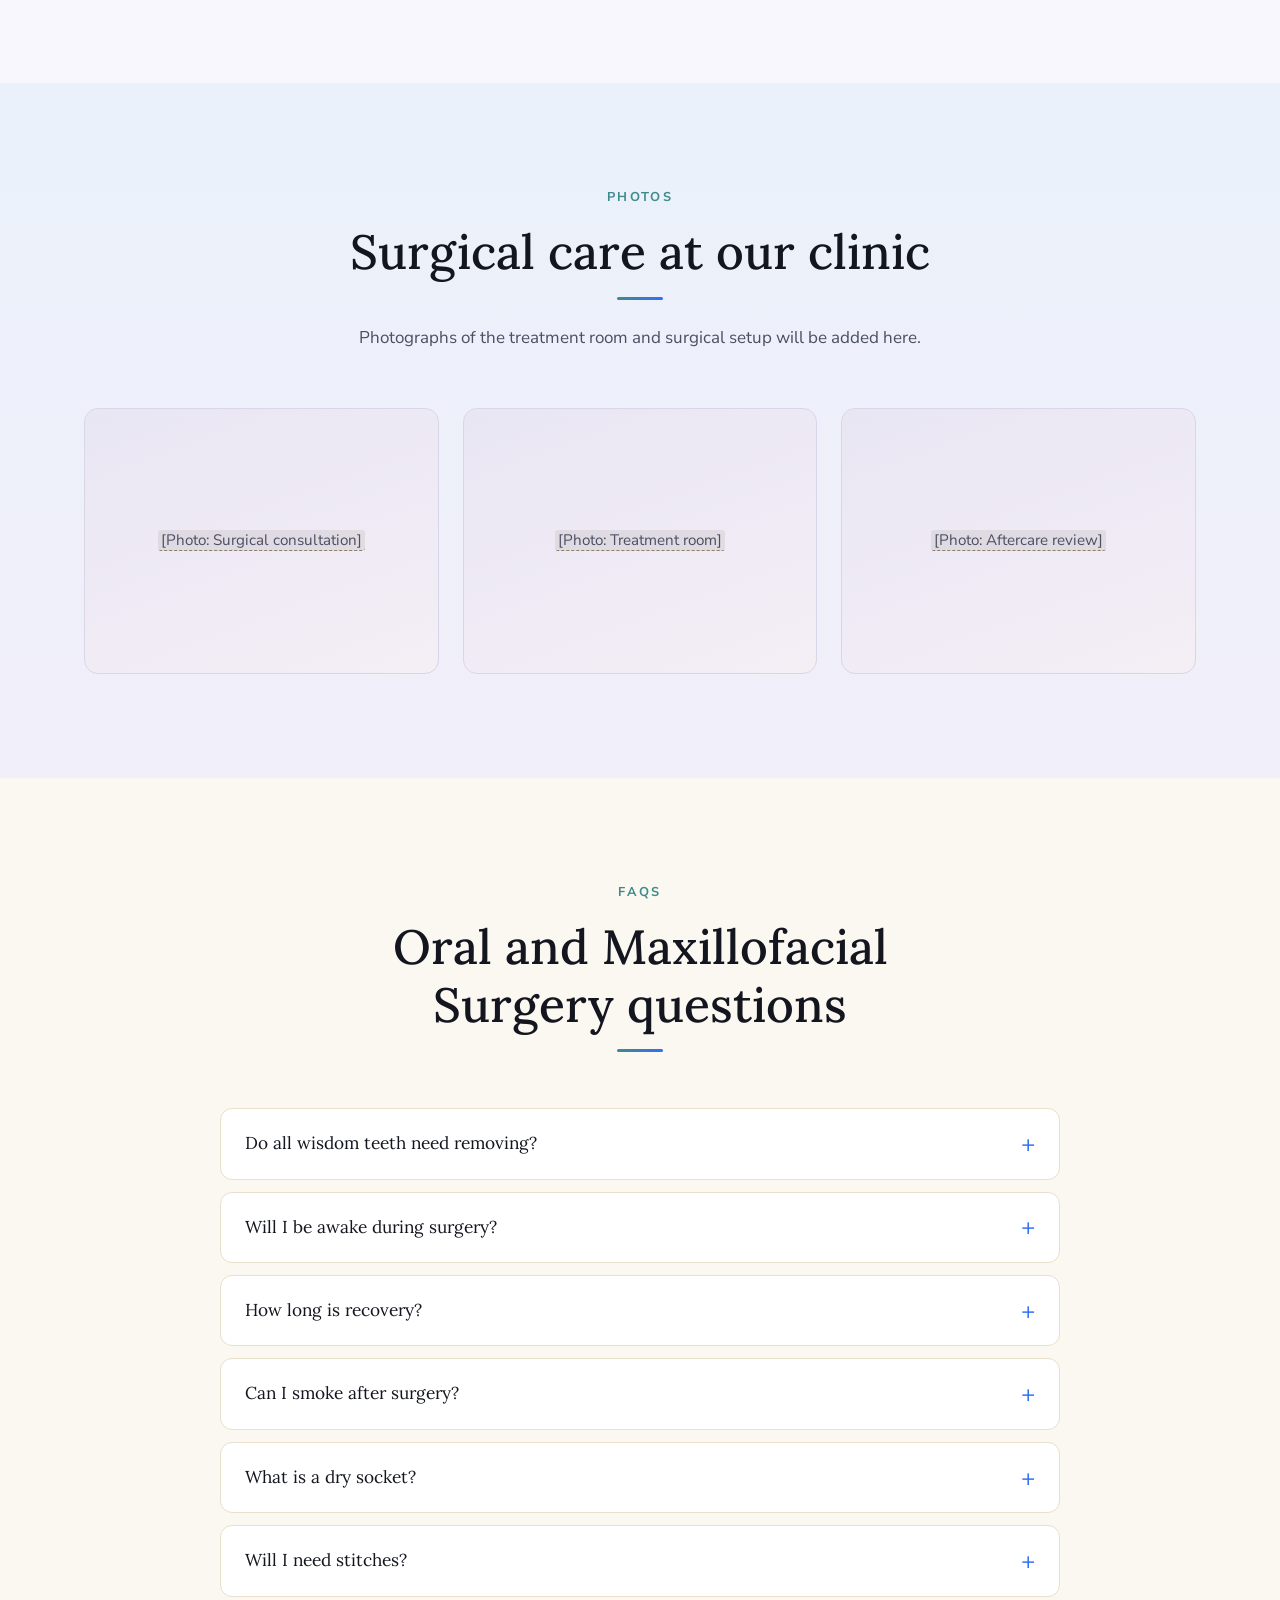
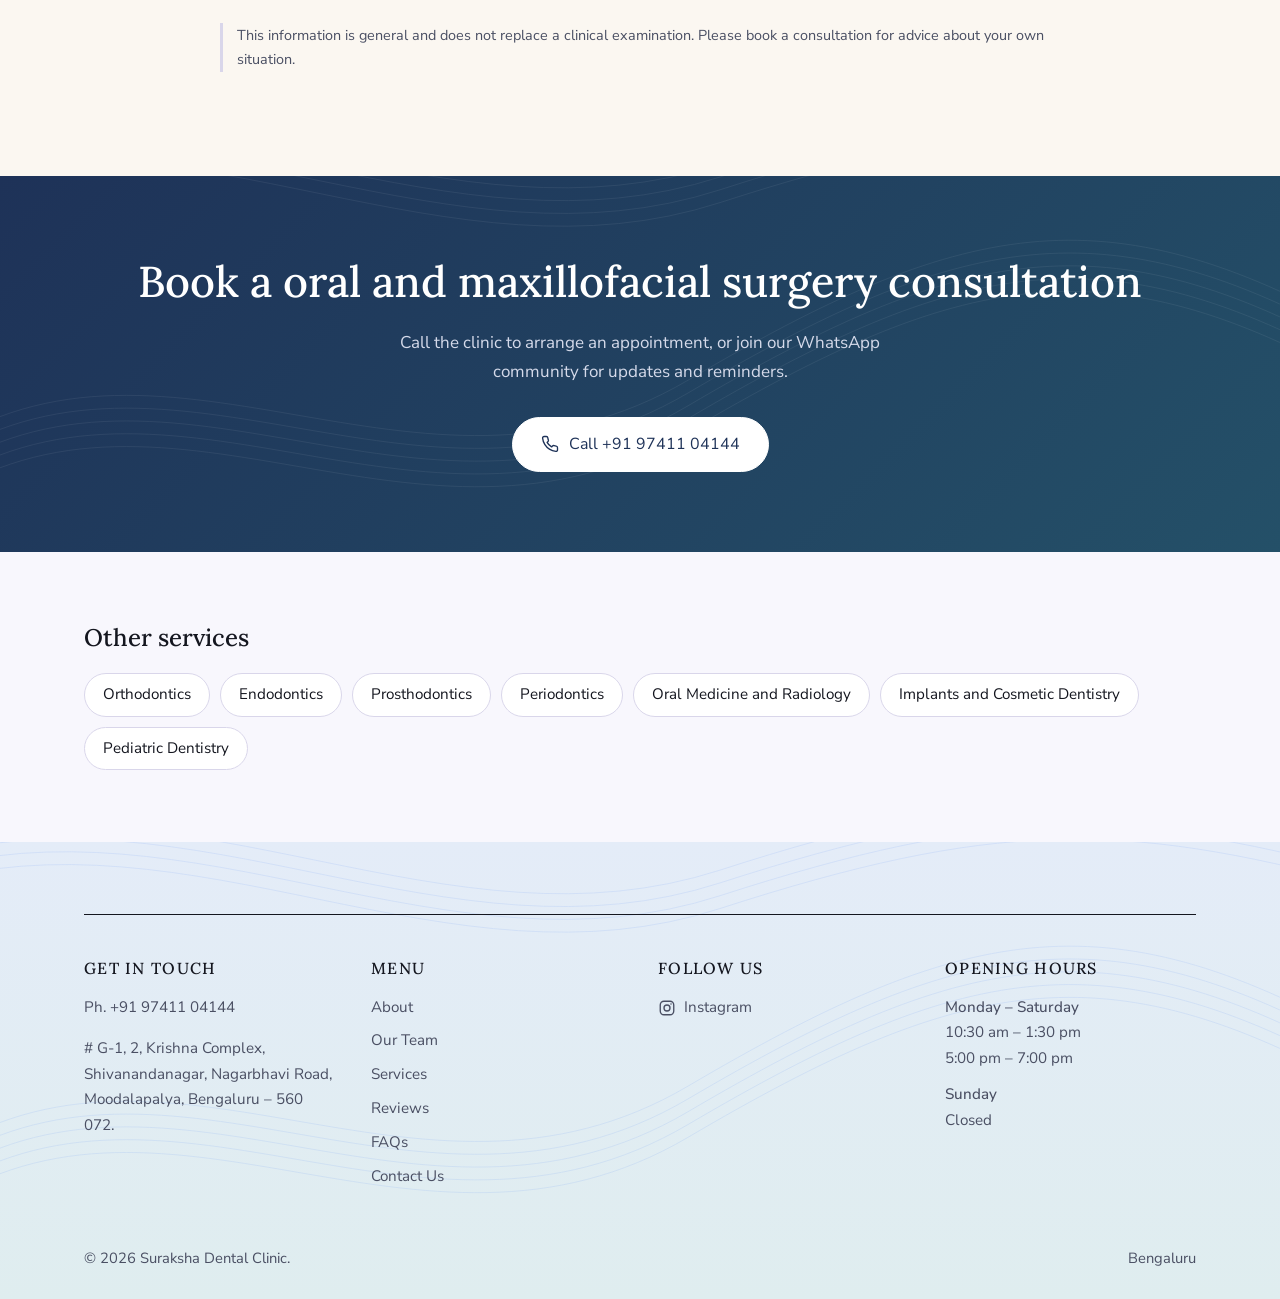
<file: service-oral-maxillofacial-surgery.html>
<!DOCTYPE html>
<html lang="en">
<head>
<meta charset="utf-8">
<meta name="viewport" content="width=device-width, initial-scale=1">
<title>Oral Surgery and Wisdom Teeth in Nagarbhavi, Bengaluru | Suraksha Dental Clinic</title>
<meta name="description" content="Surgical care for teeth, jaws and the soft tissues of the mouth, including extractions and impacted wisdom teeth, at Suraksha Dental Clinic, Nagarbhavi, Bengaluru.">
<meta name="theme-color" content="#1E3A78">
<meta property="og:type" content="website">
<meta property="og:title" content="Oral and Maxillofacial Surgery | Suraksha Dental Clinic">
<meta property="og:description" content="Surgical care for teeth, jaws and the soft tissues of the mouth, including extractions and impacted wisdom teeth.">
<meta property="og:locale" content="en_IN">

<script>document.documentElement.classList.add('js');</script>

<link rel="preconnect" href="https://fonts.googleapis.com">
<link rel="preconnect" href="https://fonts.gstatic.com" crossorigin>
<link href="https://fonts.googleapis.com/css2?family=Lora:wght@400;500;600&family=Nunito+Sans:wght@400;600;700&display=swap" rel="stylesheet">
<link rel="stylesheet" href="assets/site.css">
</head>
<body data-service="Oral and Maxillofacial Surgery" data-slug="oral-maxillofacial-surgery" data-summary="Surgical care for teeth, jaws and the soft tissues of the mouth, including extractions and impacted wisdom teeth.">

<a class="skip" href="#main">Skip to content</a>
<div class="progress" id="progress"></div>
<div id="header-slot"></div>

<main id="main">

  <div class="container">
    <nav class="crumbs" aria-label="Breadcrumb">
      <ol>
        <li><a href="index.html">Home</a></li>
        <li><a href="index.html#services">Services</a></li>
        <li><span aria-current="page">Oral and Maxillofacial Surgery</span></li>
      </ol>
    </nav>
  </div>

  <section class="svc-hero">
    <svg class="contour" viewBox="0 0 1600 800" preserveAspectRatio="xMidYMid slice" aria-hidden="true"><g fill="none" stroke="currentColor" stroke-width="1"><path d="M-100 520 C 200 300, 520 620, 860 420 S 1380 180, 1700 360"/><path d="M-100 536 C 200 316, 520 636, 860 436 S 1380 196, 1700 376"/><path d="M-100 552 C 200 332, 520 652, 860 452 S 1380 212, 1700 392"/><path d="M-100 568 C 200 348, 520 668, 860 468 S 1380 228, 1700 408"/><path d="M-100 584 C 200 364, 520 684, 860 484 S 1380 244, 1700 424"/><path d="M-100 120 C 240 20, 560 260, 900 150 S 1400 40, 1700 120"/><path d="M-100 136 C 240 36, 560 276, 900 166 S 1400 56, 1700 136"/><path d="M-100 152 C 240 52, 560 292, 900 182 S 1400 72, 1700 152"/><path d="M-100 168 C 240 68, 560 308, 900 198 S 1400 88, 1700 168"/></g></svg>
    <div class="container">
      <span class="eyebrow">Specialty</span>
      <h1>Oral and Maxillofacial Surgery</h1>
      <p class="lede">Surgical care for teeth, jaws and the soft tissues of the mouth, including extractions and impacted wisdom teeth.</p>
      <div class="actions">
        <a class="btn btn-primary" href="tel:+919741104144"><svg viewBox="0 0 24 24" fill="none" stroke="currentColor" stroke-width="1.8" stroke-linecap="round" stroke-linejoin="round" aria-hidden="true"><path d="M22 16.92v3a2 2 0 0 1-2.18 2 19.79 19.79 0 0 1-8.63-3.07 19.5 19.5 0 0 1-6-6 19.79 19.79 0 0 1-3.07-8.67A2 2 0 0 1 4.11 2h3a2 2 0 0 1 2 1.72 12.84 12.84 0 0 0 .7 2.81 2 2 0 0 1-.45 2.11L8.09 9.91a16 16 0 0 0 6 6l1.27-1.27a2 2 0 0 1 2.11-.45 12.84 12.84 0 0 0 2.81.7A2 2 0 0 1 22 16.92z"/></svg>Call now</a>
        
      </div>
    </div>
  </section>

  <section class="svc-about" id="about-service">
    <div class="container">
      <div class="grid">
        <div class="prose reveal">
          <span class="eyebrow">Overview</span>
          <h2>What is oral and maxillofacial surgery?</h2>
          <p>Oral and maxillofacial surgery covers procedures that need surgical access, from removing a difficult tooth to treating cysts, infections and jaw problems. Many procedures are carried out under local anaesthesia in the clinic.</p>
        <p>Your surgeon will explain why the procedure is recommended, what it involves, and what to expect during recovery. Some cases need imaging or referral to a hospital setting.</p>
          <h3>What we treat</h3>
          <ul>
          <li>Wisdom teeth that are impacted or causing problems</li>
          <li>Difficult or broken-down teeth that need extraction</li>
          <li>Dental infections and abscesses</li>
          <li>Cysts and some benign growths</li>
          <li>Jaw fractures or jaw joint problems</li>
          <li>Soft-tissue procedures such as frenectomy</li>
          </ul>
          <h3>What to expect</h3>
          <ol>
          <li>Assessment and imaging</li>
          <li>An explanation of the procedure and your consent</li>
          <li>The procedure under local anaesthesia</li>
          <li>Written aftercare instructions</li>
          <li>A review appointment after surgery</li>
          </ol>
        </div>
        <aside class="aside reveal" style="--i:1">
          <h3>At a glance</h3>
          <ul>
          <li>Local anaesthesia for most procedures</li>
          <li>Imaging before complex surgery</li>
          <li>Written aftercare instructions</li>
          <li>Review appointment after surgery</li>
          </ul>
        </aside>
      </div>
    </div>
  </section>

  <section class="svc-gallery" id="photos">
    <div class="container">
      <div class="sec-head center reveal"><span class="eyebrow">Photos</span><h2>Surgical care at our clinic</h2><p>Photographs of the treatment room and surgical setup will be added here.</p></div>
      <div class="gal-grid">
        <div class="tile reveal" style="--i:0" role="img" aria-label="Surgical consultation (photo to be added)"><span class="cap"><span class="ph">[Photo: Surgical consultation]</span></span></div>
        <div class="tile reveal" style="--i:1" role="img" aria-label="Treatment room (photo to be added)"><span class="cap"><span class="ph">[Photo: Treatment room]</span></span></div>
        <div class="tile reveal" style="--i:2" role="img" aria-label="Aftercare review (photo to be added)"><span class="cap"><span class="ph">[Photo: Aftercare review]</span></span></div>
      </div>
    </div>
  </section>

  <section class="faq" id="faqs">
    <div class="container">
      <div class="sec-head center reveal"><span class="eyebrow">FAQs</span><h2>Oral and Maxillofacial Surgery questions</h2></div>
      <div class="faq-list">
        <details class="faq-item reveal" style="--i:0">
          <summary>Do all wisdom teeth need removing?</summary>
          <div class="faq-a"><p>No. Only those causing problems, or with a high risk of doing so, need removal. Teeth without symptoms may simply be monitored.</p></div>
        </details>
        <details class="faq-item reveal" style="--i:1">
          <summary>Will I be awake during surgery?</summary>
          <div class="faq-a"><p>Most procedures use local anaesthesia, so you are awake but the area is numb. Sedation or general anaesthesia may be arranged for selected cases.</p></div>
        </details>
        <details class="faq-item reveal" style="--i:2">
          <summary>How long is recovery?</summary>
          <div class="faq-a"><p>Swelling and discomfort usually peak in the first two to three days and settle over a week or two, depending on the procedure.</p></div>
        </details>
        <details class="faq-item reveal" style="--i:0">
          <summary>Can I smoke after surgery?</summary>
          <div class="faq-a"><p>Avoid smoking for at least a few days. It increases the risk of infection and slows healing.</p></div>
        </details>
        <details class="faq-item reveal" style="--i:1">
          <summary>What is a dry socket?</summary>
          <div class="faq-a"><p>It is a painful condition that occurs when the blood clot is lost after an extraction. Contact the clinic if pain increases after the first few days.</p></div>
        </details>
        <details class="faq-item reveal" style="--i:2">
          <summary>Will I need stitches?</summary>
          <div class="faq-a"><p>Some procedures need stitches. They may dissolve on their own or be removed at a review appointment.</p></div>
        </details>
      </div>
      <p class="faq-note">This information is general and does not replace a clinical examination. Please book a consultation for advice about your own situation.</p>
    </div>
  </section>

  <section class="cta-band" id="book">
    <svg class="contour" viewBox="0 0 1600 800" preserveAspectRatio="xMidYMid slice" aria-hidden="true"><g fill="none" stroke="currentColor" stroke-width="1"><path d="M-100 520 C 200 300, 520 620, 860 420 S 1380 180, 1700 360"/><path d="M-100 536 C 200 316, 520 636, 860 436 S 1380 196, 1700 376"/><path d="M-100 552 C 200 332, 520 652, 860 452 S 1380 212, 1700 392"/><path d="M-100 568 C 200 348, 520 668, 860 468 S 1380 228, 1700 408"/><path d="M-100 584 C 200 364, 520 684, 860 484 S 1380 244, 1700 424"/><path d="M-100 120 C 240 20, 560 260, 900 150 S 1400 40, 1700 120"/><path d="M-100 136 C 240 36, 560 276, 900 166 S 1400 56, 1700 136"/><path d="M-100 152 C 240 52, 560 292, 900 182 S 1400 72, 1700 152"/><path d="M-100 168 C 240 68, 560 308, 900 198 S 1400 88, 1700 168"/></g></svg>
    <div class="container">
      <div class="reveal">
        <h2>Book a oral and maxillofacial surgery consultation</h2>
        <p>Call the clinic to arrange an appointment, or join our WhatsApp community for updates and reminders.</p>
        <div class="actions">
          <a class="btn btn-light" href="tel:+919741104144"><svg viewBox="0 0 24 24" fill="none" stroke="currentColor" stroke-width="1.8" stroke-linecap="round" stroke-linejoin="round" aria-hidden="true"><path d="M22 16.92v3a2 2 0 0 1-2.18 2 19.79 19.79 0 0 1-8.63-3.07 19.5 19.5 0 0 1-6-6 19.79 19.79 0 0 1-3.07-8.67A2 2 0 0 1 4.11 2h3a2 2 0 0 1 2 1.72 12.84 12.84 0 0 0 .7 2.81 2 2 0 0 1-.45 2.11L8.09 9.91a16 16 0 0 0 6 6l1.27-1.27a2 2 0 0 1 2.11-.45 12.84 12.84 0 0 0 2.81.7A2 2 0 0 1 22 16.92z"/></svg>Call +91 97411 04144</a>
          
        </div>
      </div>
    </div>
  </section>

  <section class="related">
    <div class="container">
      <h2>Other services</h2>
      <ul>
          <li><a href="service-orthodontics.html">Orthodontics</a></li>
          <li><a href="service-endodontics.html">Endodontics</a></li>
          <li><a href="service-prosthodontics.html">Prosthodontics</a></li>
          <li><a href="service-periodontics.html">Periodontics</a></li>
          <li><a href="service-oral-medicine-radiology.html">Oral Medicine and Radiology</a></li>
          <li><a href="service-implants-cosmetic-dentistry.html">Implants and Cosmetic Dentistry</a></li>
          <li><a href="service-pediatric-dentistry.html">Pediatric Dentistry</a></li>
      </ul>
    </div>
  </section>

</main>

<div id="footer-slot"></div>

<dialog id="lb" aria-label="Service photo"><img alt=""><button type="button" aria-label="Close">&times;</button></dialog>

<script src="assets/site.js"></script>
</body>
</html>
</file>
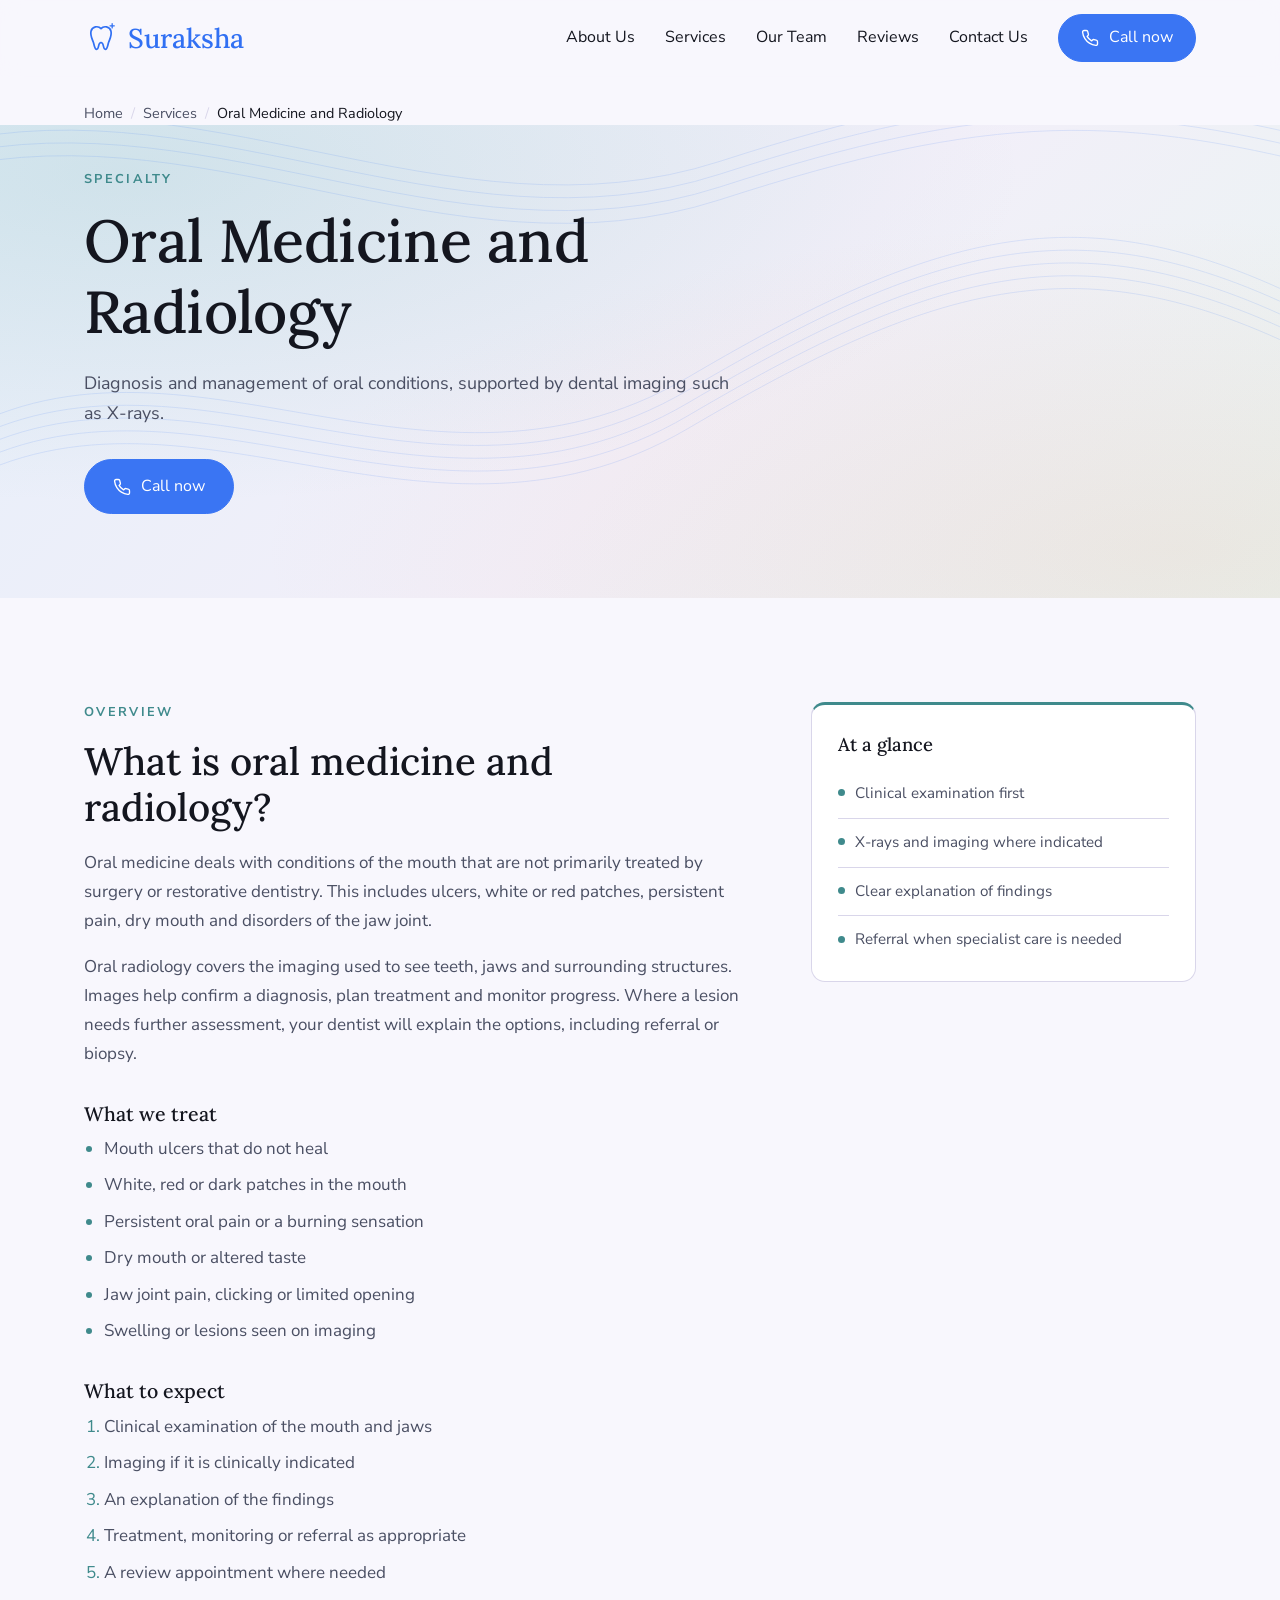
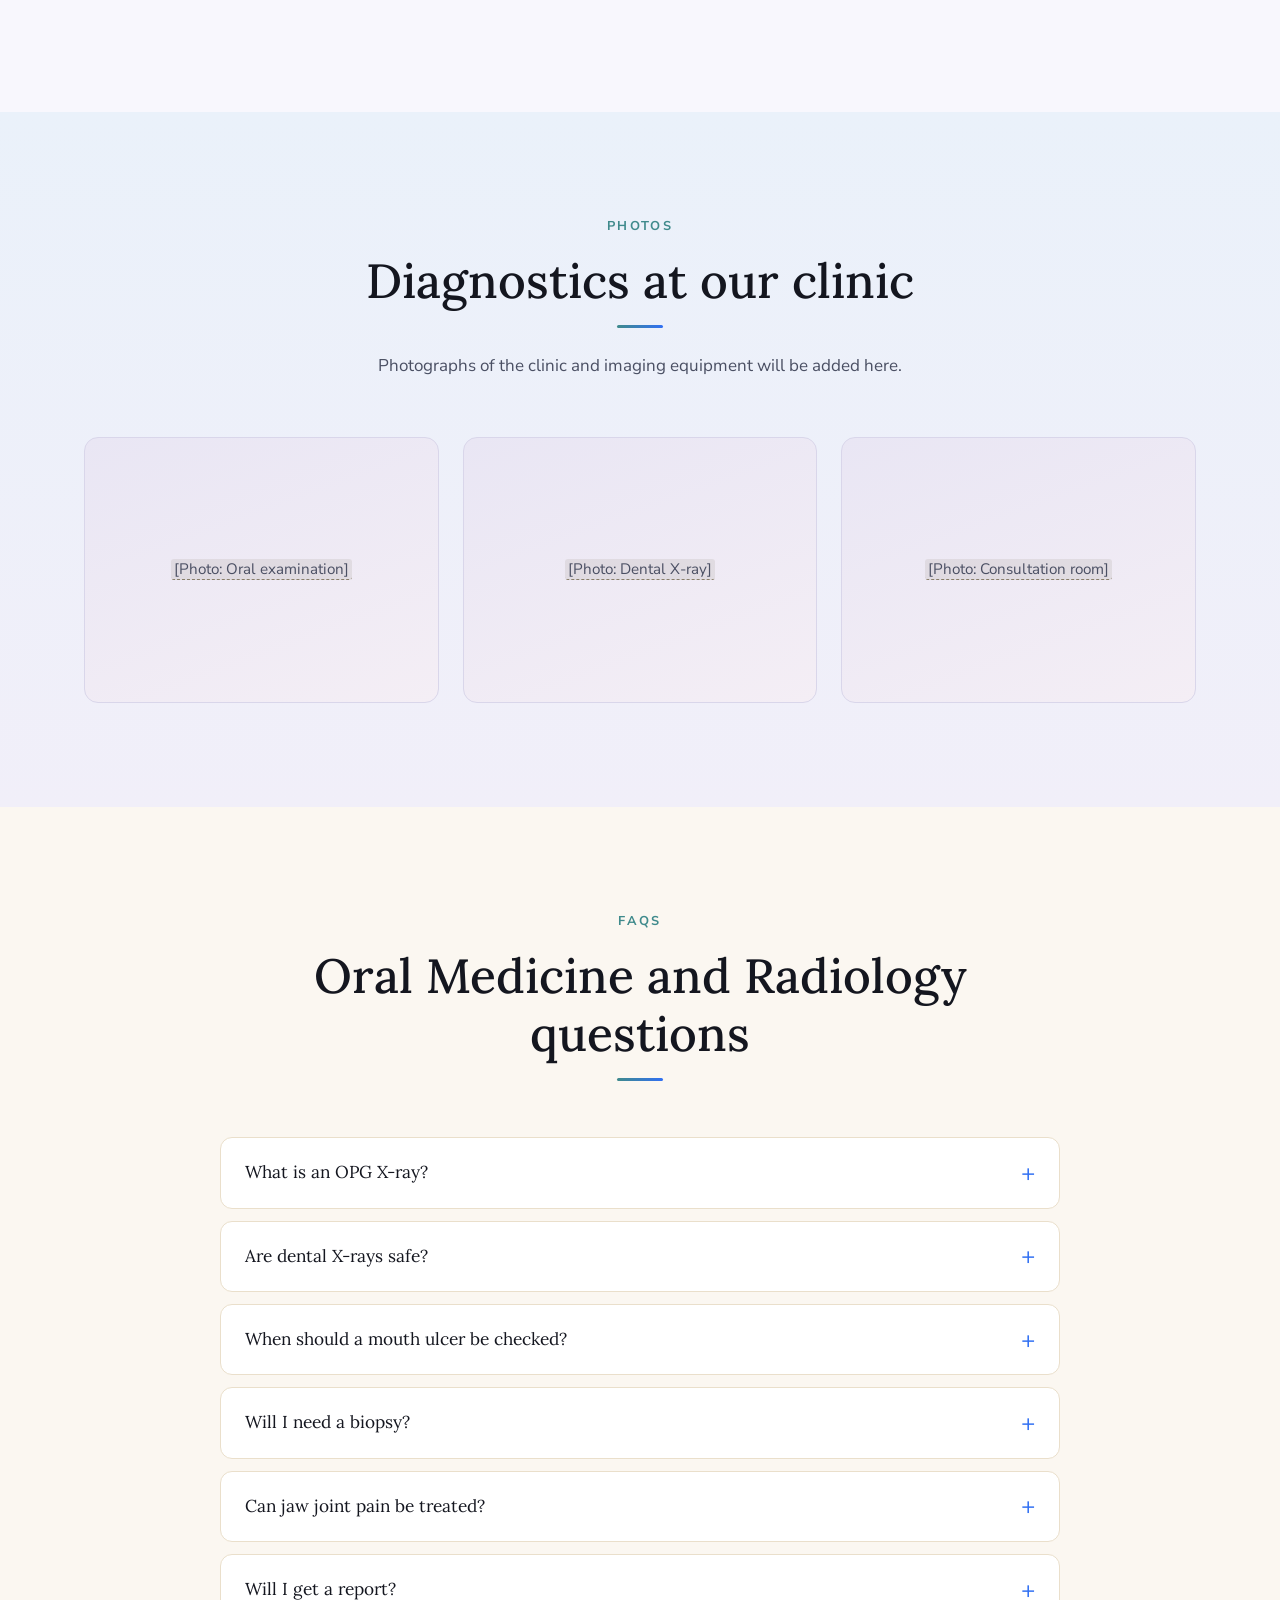
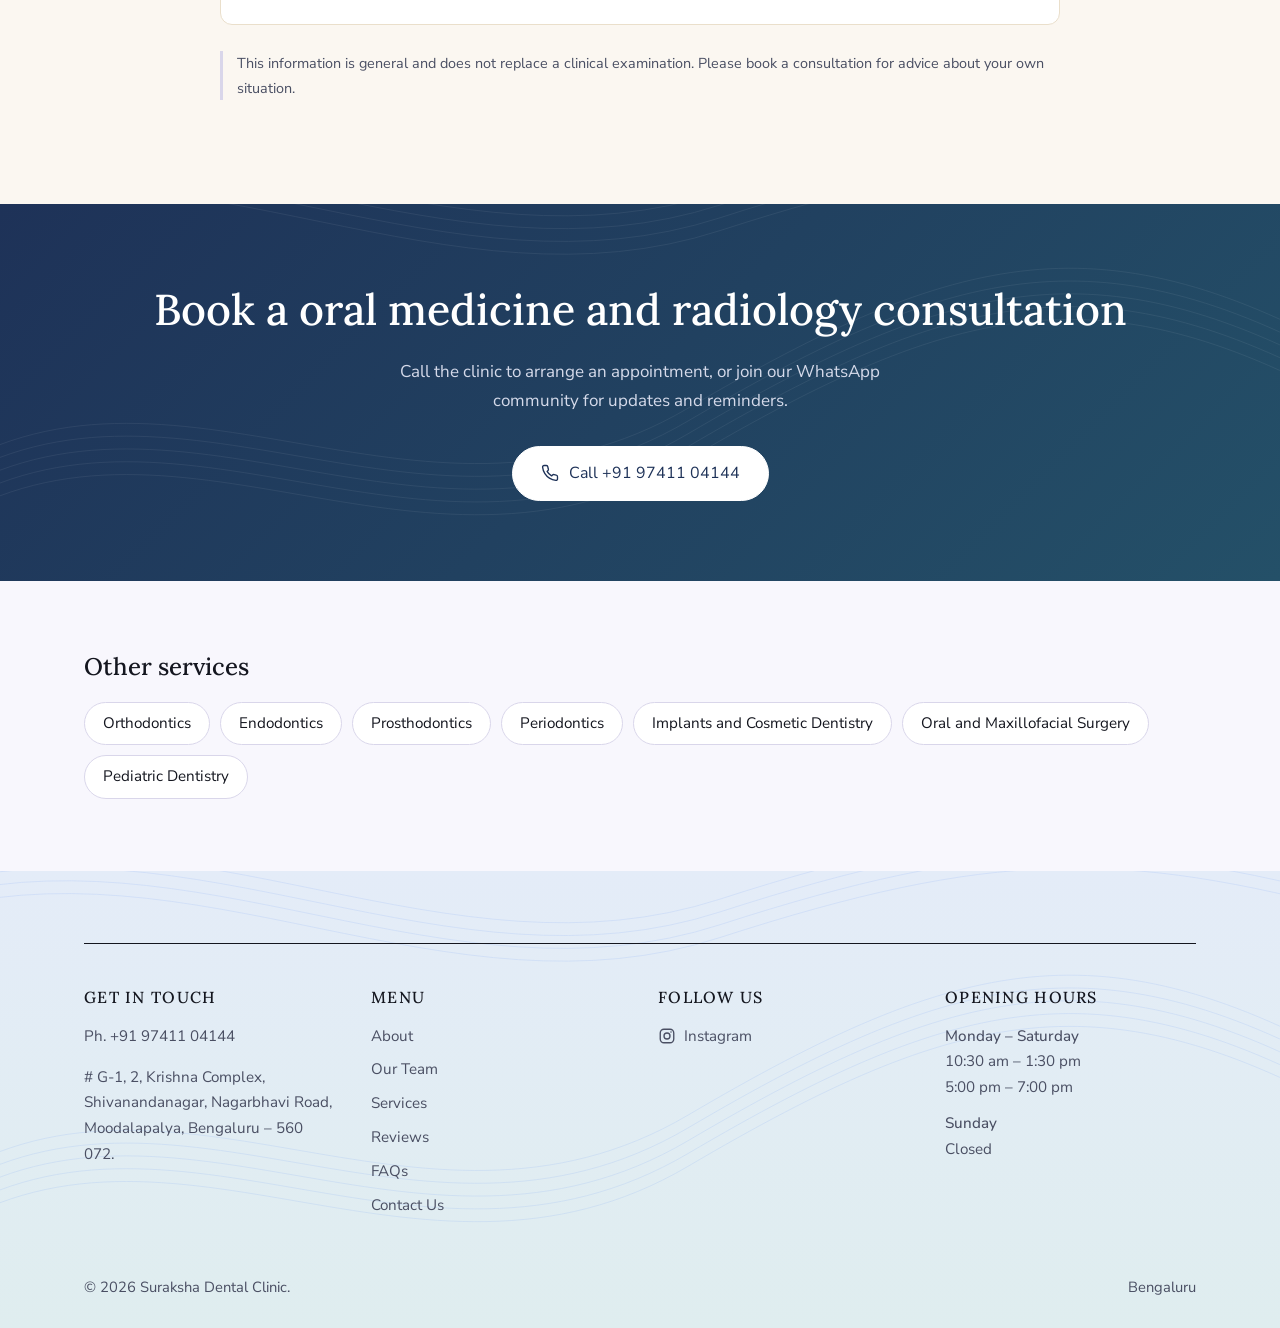
<file: service-oral-medicine-radiology.html>
<!DOCTYPE html>
<html lang="en">
<head>
<meta charset="utf-8">
<meta name="viewport" content="width=device-width, initial-scale=1">
<title>Oral Medicine and Dental Imaging in Nagarbhavi, Bengaluru | Suraksha Dental Clinic</title>
<meta name="description" content="Diagnosis of oral conditions and dental imaging such as X-rays at Suraksha Dental Clinic, Nagarbhavi, Bengaluru.">
<meta name="theme-color" content="#1E3A78">
<meta property="og:type" content="website">
<meta property="og:title" content="Oral Medicine and Radiology | Suraksha Dental Clinic">
<meta property="og:description" content="Diagnosis and management of oral conditions, supported by dental imaging such as X-rays.">
<meta property="og:locale" content="en_IN">

<script>document.documentElement.classList.add('js');</script>

<link rel="preconnect" href="https://fonts.googleapis.com">
<link rel="preconnect" href="https://fonts.gstatic.com" crossorigin>
<link href="https://fonts.googleapis.com/css2?family=Lora:wght@400;500;600&family=Nunito+Sans:wght@400;600;700&display=swap" rel="stylesheet">
<link rel="stylesheet" href="assets/site.css">
</head>
<body data-service="Oral Medicine and Radiology" data-slug="oral-medicine-radiology" data-summary="Diagnosis and management of oral conditions, supported by dental imaging such as X-rays.">

<a class="skip" href="#main">Skip to content</a>
<div class="progress" id="progress"></div>
<div id="header-slot"></div>

<main id="main">

  <div class="container">
    <nav class="crumbs" aria-label="Breadcrumb">
      <ol>
        <li><a href="index.html">Home</a></li>
        <li><a href="index.html#services">Services</a></li>
        <li><span aria-current="page">Oral Medicine and Radiology</span></li>
      </ol>
    </nav>
  </div>

  <section class="svc-hero">
    <svg class="contour" viewBox="0 0 1600 800" preserveAspectRatio="xMidYMid slice" aria-hidden="true"><g fill="none" stroke="currentColor" stroke-width="1"><path d="M-100 520 C 200 300, 520 620, 860 420 S 1380 180, 1700 360"/><path d="M-100 536 C 200 316, 520 636, 860 436 S 1380 196, 1700 376"/><path d="M-100 552 C 200 332, 520 652, 860 452 S 1380 212, 1700 392"/><path d="M-100 568 C 200 348, 520 668, 860 468 S 1380 228, 1700 408"/><path d="M-100 584 C 200 364, 520 684, 860 484 S 1380 244, 1700 424"/><path d="M-100 120 C 240 20, 560 260, 900 150 S 1400 40, 1700 120"/><path d="M-100 136 C 240 36, 560 276, 900 166 S 1400 56, 1700 136"/><path d="M-100 152 C 240 52, 560 292, 900 182 S 1400 72, 1700 152"/><path d="M-100 168 C 240 68, 560 308, 900 198 S 1400 88, 1700 168"/></g></svg>
    <div class="container">
      <span class="eyebrow">Specialty</span>
      <h1>Oral Medicine and Radiology</h1>
      <p class="lede">Diagnosis and management of oral conditions, supported by dental imaging such as X-rays.</p>
      <div class="actions">
        <a class="btn btn-primary" href="tel:+919741104144"><svg viewBox="0 0 24 24" fill="none" stroke="currentColor" stroke-width="1.8" stroke-linecap="round" stroke-linejoin="round" aria-hidden="true"><path d="M22 16.92v3a2 2 0 0 1-2.18 2 19.79 19.79 0 0 1-8.63-3.07 19.5 19.5 0 0 1-6-6 19.79 19.79 0 0 1-3.07-8.67A2 2 0 0 1 4.11 2h3a2 2 0 0 1 2 1.72 12.84 12.84 0 0 0 .7 2.81 2 2 0 0 1-.45 2.11L8.09 9.91a16 16 0 0 0 6 6l1.27-1.27a2 2 0 0 1 2.11-.45 12.84 12.84 0 0 0 2.81.7A2 2 0 0 1 22 16.92z"/></svg>Call now</a>
        
      </div>
    </div>
  </section>

  <section class="svc-about" id="about-service">
    <div class="container">
      <div class="grid">
        <div class="prose reveal">
          <span class="eyebrow">Overview</span>
          <h2>What is oral medicine and radiology?</h2>
          <p>Oral medicine deals with conditions of the mouth that are not primarily treated by surgery or restorative dentistry. This includes ulcers, white or red patches, persistent pain, dry mouth and disorders of the jaw joint.</p>
        <p>Oral radiology covers the imaging used to see teeth, jaws and surrounding structures. Images help confirm a diagnosis, plan treatment and monitor progress. Where a lesion needs further assessment, your dentist will explain the options, including referral or biopsy.</p>
          <h3>What we treat</h3>
          <ul>
          <li>Mouth ulcers that do not heal</li>
          <li>White, red or dark patches in the mouth</li>
          <li>Persistent oral pain or a burning sensation</li>
          <li>Dry mouth or altered taste</li>
          <li>Jaw joint pain, clicking or limited opening</li>
          <li>Swelling or lesions seen on imaging</li>
          </ul>
          <h3>What to expect</h3>
          <ol>
          <li>Clinical examination of the mouth and jaws</li>
          <li>Imaging if it is clinically indicated</li>
          <li>An explanation of the findings</li>
          <li>Treatment, monitoring or referral as appropriate</li>
          <li>A review appointment where needed</li>
          </ol>
        </div>
        <aside class="aside reveal" style="--i:1">
          <h3>At a glance</h3>
          <ul>
          <li>Clinical examination first</li>
          <li>X-rays and imaging where indicated</li>
          <li>Clear explanation of findings</li>
          <li>Referral when specialist care is needed</li>
          </ul>
        </aside>
      </div>
    </div>
  </section>

  <section class="svc-gallery" id="photos">
    <div class="container">
      <div class="sec-head center reveal"><span class="eyebrow">Photos</span><h2>Diagnostics at our clinic</h2><p>Photographs of the clinic and imaging equipment will be added here.</p></div>
      <div class="gal-grid">
        <div class="tile reveal" style="--i:0" role="img" aria-label="Oral examination (photo to be added)"><span class="cap"><span class="ph">[Photo: Oral examination]</span></span></div>
        <div class="tile reveal" style="--i:1" role="img" aria-label="Dental X-ray (photo to be added)"><span class="cap"><span class="ph">[Photo: Dental X-ray]</span></span></div>
        <div class="tile reveal" style="--i:2" role="img" aria-label="Consultation room (photo to be added)"><span class="cap"><span class="ph">[Photo: Consultation room]</span></span></div>
      </div>
    </div>
  </section>

  <section class="faq" id="faqs">
    <div class="container">
      <div class="sec-head center reveal"><span class="eyebrow">FAQs</span><h2>Oral Medicine and Radiology questions</h2></div>
      <div class="faq-list">
        <details class="faq-item reveal" style="--i:0">
          <summary>What is an OPG X-ray?</summary>
          <div class="faq-a"><p>An orthopantomogram is a single image showing all the teeth, both jaws and the jaw joints. It is used for assessment and treatment planning.</p></div>
        </details>
        <details class="faq-item reveal" style="--i:1">
          <summary>Are dental X-rays safe?</summary>
          <div class="faq-a"><p>Radiation doses are low and are only used when there is a clinical reason. Precautions are taken, and you should mention pregnancy before any imaging.</p></div>
        </details>
        <details class="faq-item reveal" style="--i:2">
          <summary>When should a mouth ulcer be checked?</summary>
          <div class="faq-a"><p>If an ulcer lasts more than two to three weeks, or is painful, bleeding or growing, it should be examined.</p></div>
        </details>
        <details class="faq-item reveal" style="--i:0">
          <summary>Will I need a biopsy?</summary>
          <div class="faq-a"><p>Only if the clinical picture suggests it. A small sample may be taken, or you may be referred to a specialist.</p></div>
        </details>
        <details class="faq-item reveal" style="--i:1">
          <summary>Can jaw joint pain be treated?</summary>
          <div class="faq-a"><p>Many cases improve with conservative measures such as a soft diet, jaw exercises and habit changes. Persistent cases may need referral.</p></div>
        </details>
        <details class="faq-item reveal" style="--i:2">
          <summary>Will I get a report?</summary>
          <div class="faq-a"><p>Findings and any images are explained to you. Reports can be shared with your doctor or specialist when needed.</p></div>
        </details>
      </div>
      <p class="faq-note">This information is general and does not replace a clinical examination. Please book a consultation for advice about your own situation.</p>
    </div>
  </section>

  <section class="cta-band" id="book">
    <svg class="contour" viewBox="0 0 1600 800" preserveAspectRatio="xMidYMid slice" aria-hidden="true"><g fill="none" stroke="currentColor" stroke-width="1"><path d="M-100 520 C 200 300, 520 620, 860 420 S 1380 180, 1700 360"/><path d="M-100 536 C 200 316, 520 636, 860 436 S 1380 196, 1700 376"/><path d="M-100 552 C 200 332, 520 652, 860 452 S 1380 212, 1700 392"/><path d="M-100 568 C 200 348, 520 668, 860 468 S 1380 228, 1700 408"/><path d="M-100 584 C 200 364, 520 684, 860 484 S 1380 244, 1700 424"/><path d="M-100 120 C 240 20, 560 260, 900 150 S 1400 40, 1700 120"/><path d="M-100 136 C 240 36, 560 276, 900 166 S 1400 56, 1700 136"/><path d="M-100 152 C 240 52, 560 292, 900 182 S 1400 72, 1700 152"/><path d="M-100 168 C 240 68, 560 308, 900 198 S 1400 88, 1700 168"/></g></svg>
    <div class="container">
      <div class="reveal">
        <h2>Book a oral medicine and radiology consultation</h2>
        <p>Call the clinic to arrange an appointment, or join our WhatsApp community for updates and reminders.</p>
        <div class="actions">
          <a class="btn btn-light" href="tel:+919741104144"><svg viewBox="0 0 24 24" fill="none" stroke="currentColor" stroke-width="1.8" stroke-linecap="round" stroke-linejoin="round" aria-hidden="true"><path d="M22 16.92v3a2 2 0 0 1-2.18 2 19.79 19.79 0 0 1-8.63-3.07 19.5 19.5 0 0 1-6-6 19.79 19.79 0 0 1-3.07-8.67A2 2 0 0 1 4.11 2h3a2 2 0 0 1 2 1.72 12.84 12.84 0 0 0 .7 2.81 2 2 0 0 1-.45 2.11L8.09 9.91a16 16 0 0 0 6 6l1.27-1.27a2 2 0 0 1 2.11-.45 12.84 12.84 0 0 0 2.81.7A2 2 0 0 1 22 16.92z"/></svg>Call +91 97411 04144</a>
          
        </div>
      </div>
    </div>
  </section>

  <section class="related">
    <div class="container">
      <h2>Other services</h2>
      <ul>
          <li><a href="service-orthodontics.html">Orthodontics</a></li>
          <li><a href="service-endodontics.html">Endodontics</a></li>
          <li><a href="service-prosthodontics.html">Prosthodontics</a></li>
          <li><a href="service-periodontics.html">Periodontics</a></li>
          <li><a href="service-implants-cosmetic-dentistry.html">Implants and Cosmetic Dentistry</a></li>
          <li><a href="service-oral-maxillofacial-surgery.html">Oral and Maxillofacial Surgery</a></li>
          <li><a href="service-pediatric-dentistry.html">Pediatric Dentistry</a></li>
      </ul>
    </div>
  </section>

</main>

<div id="footer-slot"></div>

<dialog id="lb" aria-label="Service photo"><img alt=""><button type="button" aria-label="Close">&times;</button></dialog>

<script src="assets/site.js"></script>
</body>
</html>
</file>
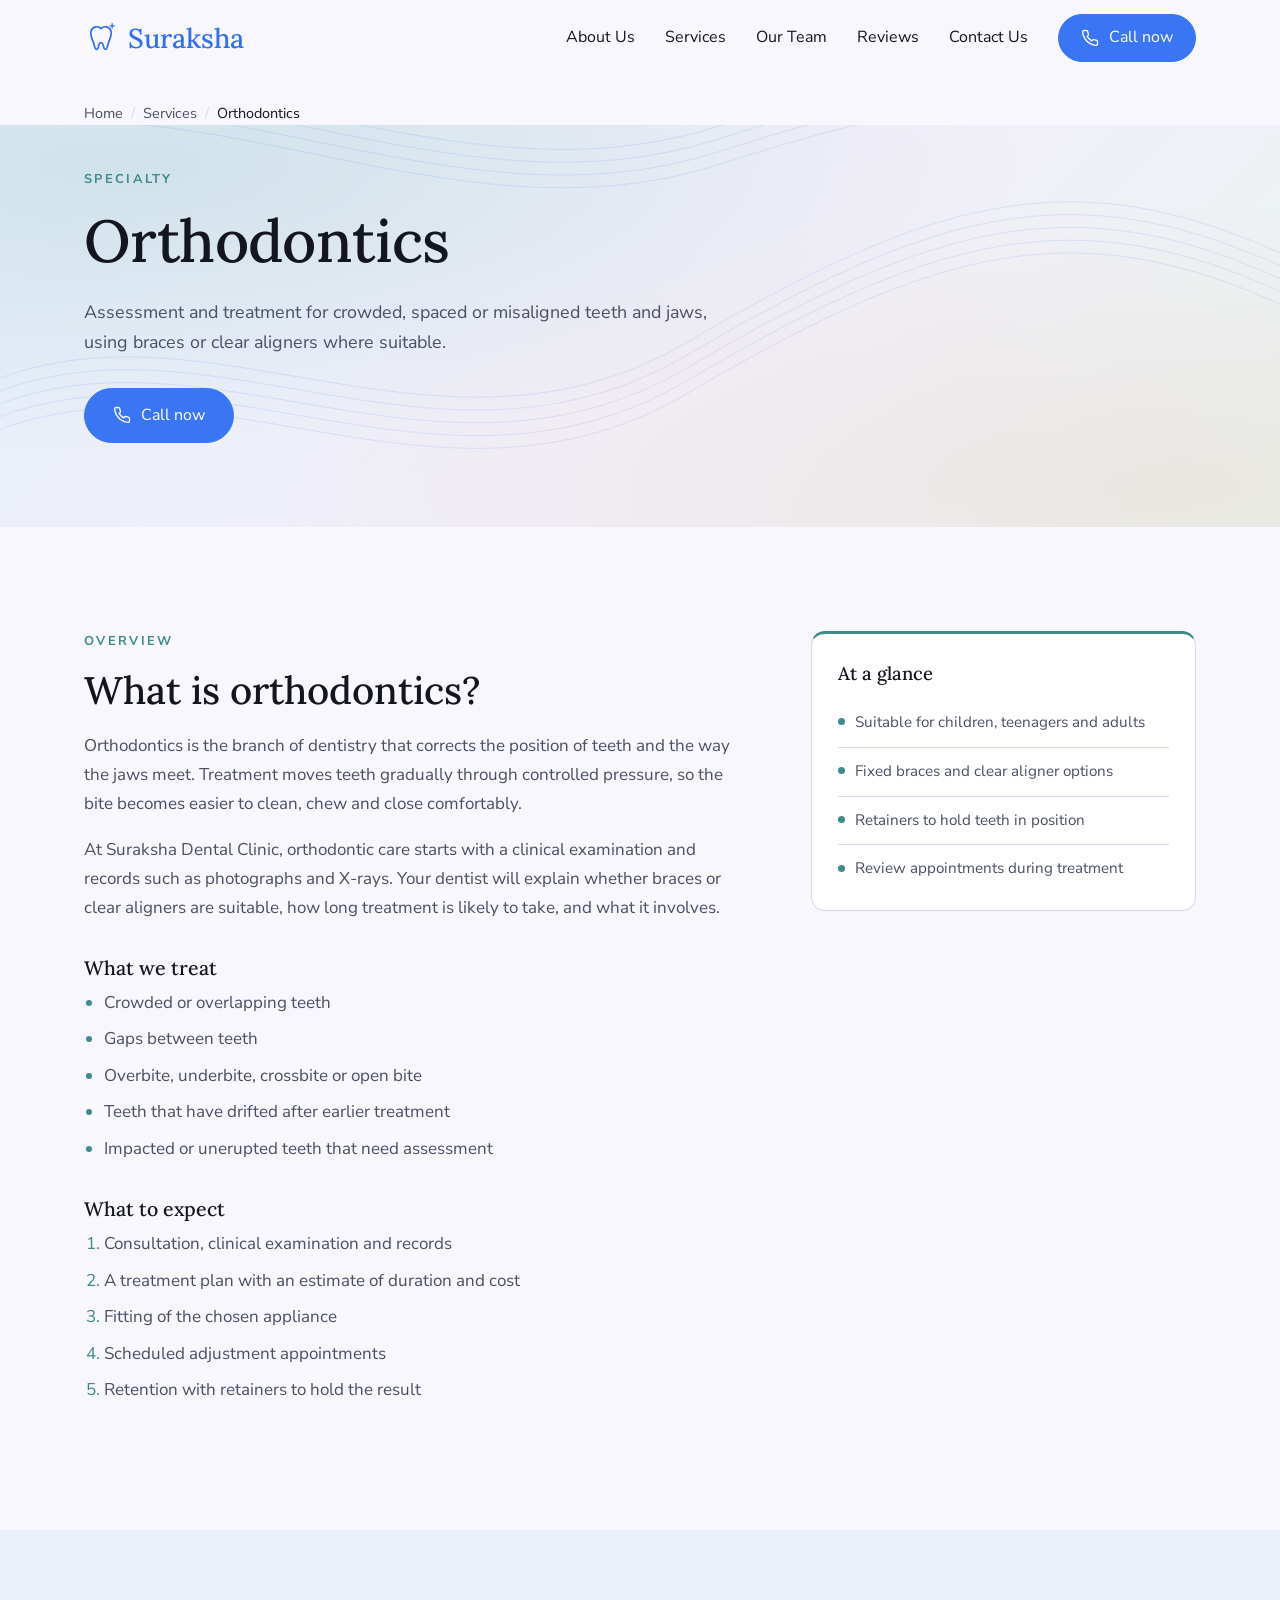
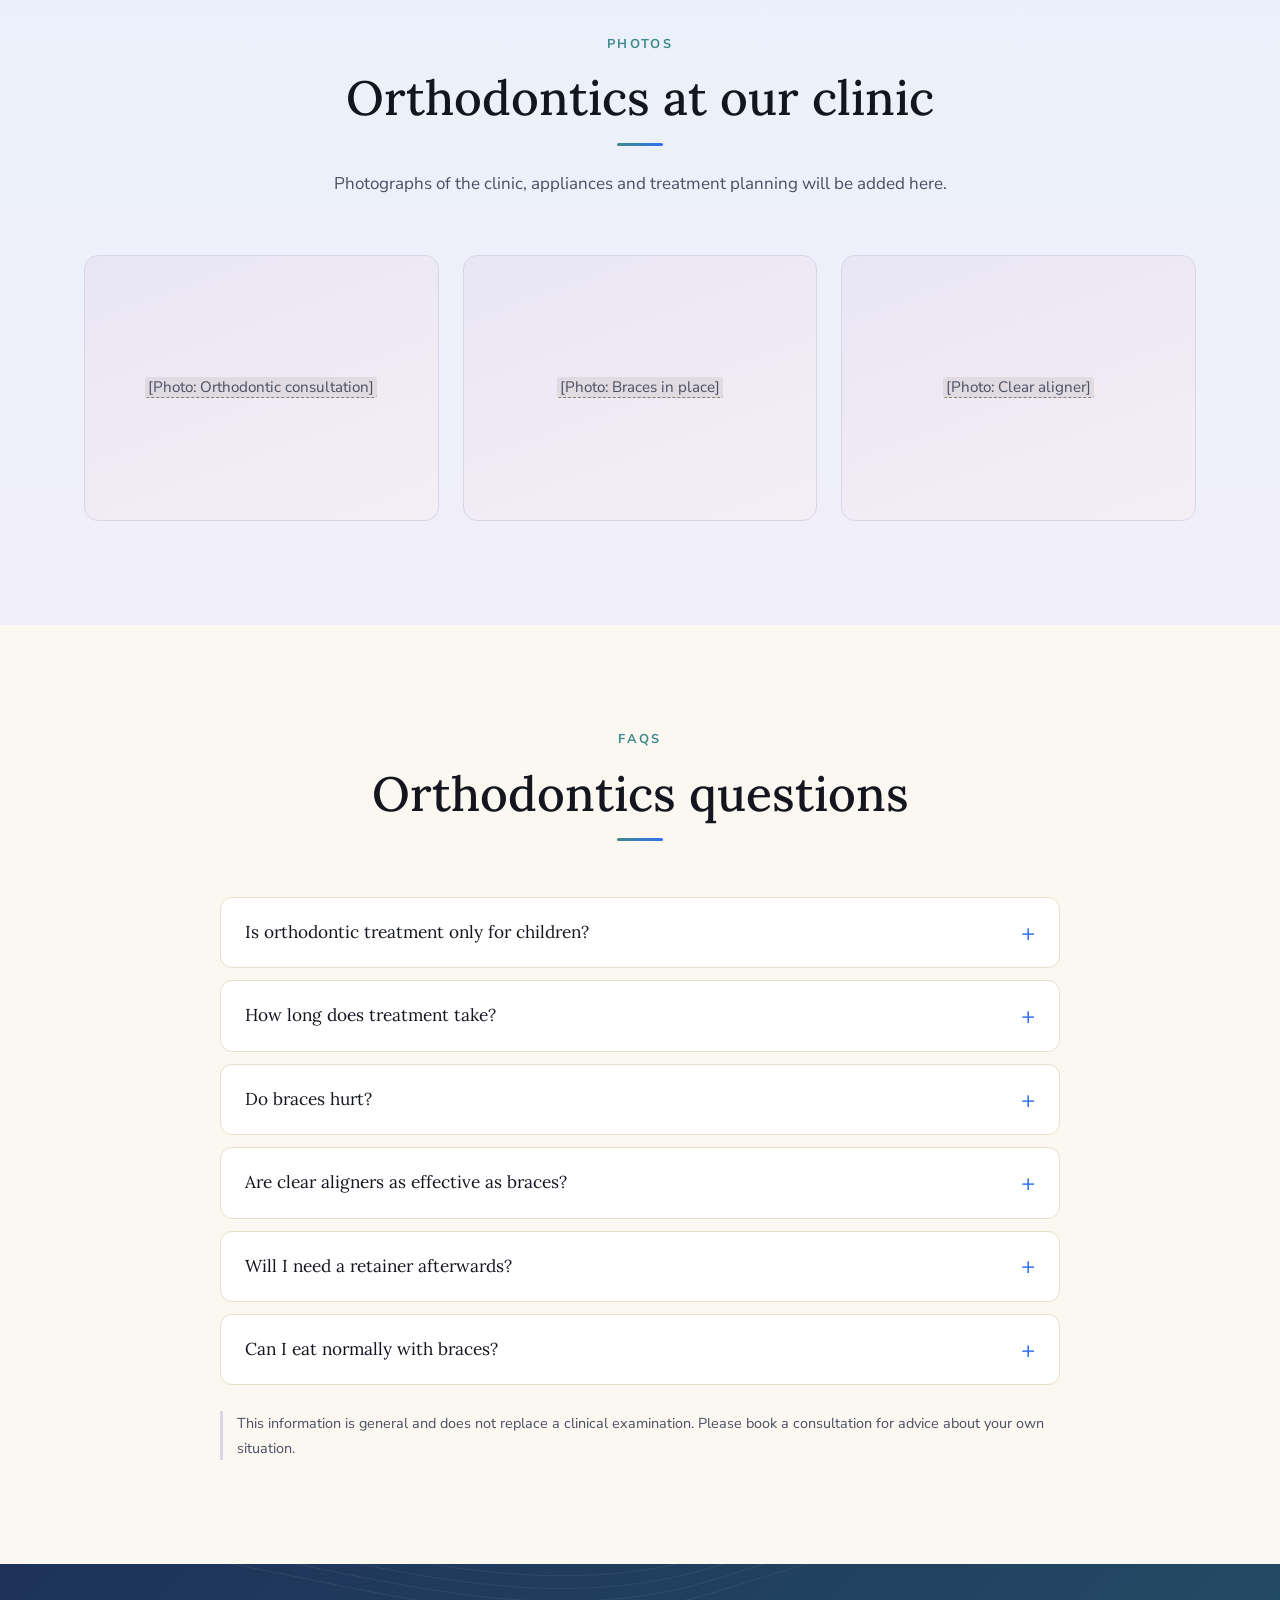
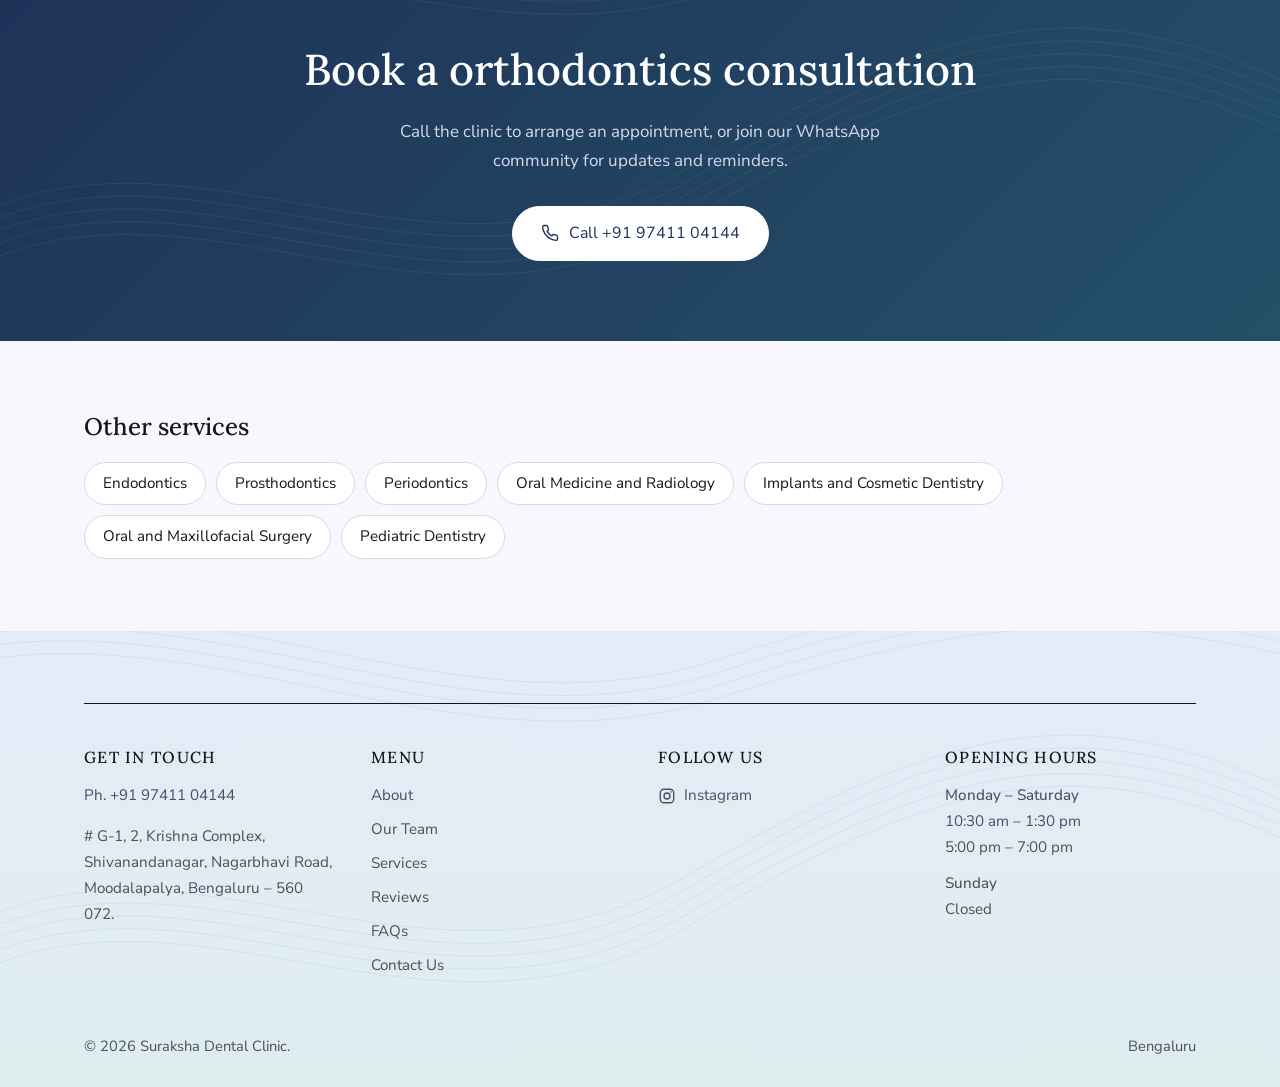
<file: service-orthodontics.html>
<!DOCTYPE html>
<html lang="en">
<head>
<meta charset="utf-8">
<meta name="viewport" content="width=device-width, initial-scale=1">
<title>Orthodontics in Nagarbhavi, Bengaluru | Suraksha Dental Clinic</title>
<meta name="description" content="Orthodontic assessment and treatment for crowded, spaced or misaligned teeth and jaws using braces or clear aligners, at Suraksha Dental Clinic, Nagarbhavi, Bengaluru.">
<meta name="theme-color" content="#1E3A78">
<meta property="og:type" content="website">
<meta property="og:title" content="Orthodontics | Suraksha Dental Clinic">
<meta property="og:description" content="Orthodontic assessment and treatment for crowded, spaced or misaligned teeth and jaws using braces or clear aligners.">
<meta property="og:locale" content="en_IN">

<script>document.documentElement.classList.add('js');</script>

<link rel="preconnect" href="https://fonts.googleapis.com">
<link rel="preconnect" href="https://fonts.gstatic.com" crossorigin>
<link href="https://fonts.googleapis.com/css2?family=Lora:wght@400;500;600&family=Nunito+Sans:wght@400;600;700&display=swap" rel="stylesheet">
<link rel="stylesheet" href="assets/site.css">
</head>
<body data-service="Orthodontics" data-slug="orthodontics" data-summary="Orthodontic assessment and treatment for crowded, spaced or misaligned teeth and jaws using braces or clear aligners.">

<a class="skip" href="#main">Skip to content</a>
<div class="progress" id="progress"></div>
<div id="header-slot"></div>

<main id="main">

  <div class="container">
    <nav class="crumbs" aria-label="Breadcrumb">
      <ol>
        <li><a href="index.html">Home</a></li>
        <li><a href="index.html#services">Services</a></li>
        <li><span aria-current="page">Orthodontics</span></li>
      </ol>
    </nav>
  </div>

  <section class="svc-hero">
    <svg class="contour" viewBox="0 0 1600 800" preserveAspectRatio="xMidYMid slice" aria-hidden="true"><g fill="none" stroke="currentColor" stroke-width="1"><path d="M-100 520 C 200 300, 520 620, 860 420 S 1380 180, 1700 360"/><path d="M-100 536 C 200 316, 520 636, 860 436 S 1380 196, 1700 376"/><path d="M-100 552 C 200 332, 520 652, 860 452 S 1380 212, 1700 392"/><path d="M-100 568 C 200 348, 520 668, 860 468 S 1380 228, 1700 408"/><path d="M-100 584 C 200 364, 520 684, 860 484 S 1380 244, 1700 424"/><path d="M-100 120 C 240 20, 560 260, 900 150 S 1400 40, 1700 120"/><path d="M-100 136 C 240 36, 560 276, 900 166 S 1400 56, 1700 136"/><path d="M-100 152 C 240 52, 560 292, 900 182 S 1400 72, 1700 152"/><path d="M-100 168 C 240 68, 560 308, 900 198 S 1400 88, 1700 168"/></g></svg>
    <div class="container">
      <span class="eyebrow">Specialty</span>
      <h1>Orthodontics</h1>
      <p class="lede">Assessment and treatment for crowded, spaced or misaligned teeth and jaws, using braces or clear aligners where suitable.</p>
      <div class="actions">
        <a class="btn btn-primary" href="tel:+919741104144"><svg viewBox="0 0 24 24" fill="none" stroke="currentColor" stroke-width="1.8" stroke-linecap="round" stroke-linejoin="round" aria-hidden="true"><path d="M22 16.92v3a2 2 0 0 1-2.18 2 19.79 19.79 0 0 1-8.63-3.07 19.5 19.5 0 0 1-6-6 19.79 19.79 0 0 1-3.07-8.67A2 2 0 0 1 4.11 2h3a2 2 0 0 1 2 1.72 12.84 12.84 0 0 0 .7 2.81 2 2 0 0 1-.45 2.11L8.09 9.91a16 16 0 0 0 6 6l1.27-1.27a2 2 0 0 1 2.11-.45 12.84 12.84 0 0 0 2.81.7A2 2 0 0 1 22 16.92z"/></svg>Call now</a>
        
      </div>
    </div>
  </section>

  <section class="svc-about" id="about-service">
    <div class="container">
      <div class="grid">
        <div class="prose reveal">
          <span class="eyebrow">Overview</span>
          <h2>What is orthodontics?</h2>
          <p>Orthodontics is the branch of dentistry that corrects the position of teeth and the way the jaws meet. Treatment moves teeth gradually through controlled pressure, so the bite becomes easier to clean, chew and close comfortably.</p>
        <p>At Suraksha Dental Clinic, orthodontic care starts with a clinical examination and records such as photographs and X-rays. Your dentist will explain whether braces or clear aligners are suitable, how long treatment is likely to take, and what it involves.</p>
          <h3>What we treat</h3>
          <ul>
          <li>Crowded or overlapping teeth</li>
          <li>Gaps between teeth</li>
          <li>Overbite, underbite, crossbite or open bite</li>
          <li>Teeth that have drifted after earlier treatment</li>
          <li>Impacted or unerupted teeth that need assessment</li>
          </ul>
          <h3>What to expect</h3>
          <ol>
          <li>Consultation, clinical examination and records</li>
          <li>A treatment plan with an estimate of duration and cost</li>
          <li>Fitting of the chosen appliance</li>
          <li>Scheduled adjustment appointments</li>
          <li>Retention with retainers to hold the result</li>
          </ol>
        </div>
        <aside class="aside reveal" style="--i:1">
          <h3>At a glance</h3>
          <ul>
          <li>Suitable for children, teenagers and adults</li>
          <li>Fixed braces and clear aligner options</li>
          <li>Retainers to hold teeth in position</li>
          <li>Review appointments during treatment</li>
          </ul>
        </aside>
      </div>
    </div>
  </section>

  <section class="svc-gallery" id="photos">
    <div class="container">
      <div class="sec-head center reveal"><span class="eyebrow">Photos</span><h2>Orthodontics at our clinic</h2><p>Photographs of the clinic, appliances and treatment planning will be added here.</p></div>
      <div class="gal-grid">
        <div class="tile reveal" style="--i:0" role="img" aria-label="Orthodontic consultation (photo to be added)"><span class="cap"><span class="ph">[Photo: Orthodontic consultation]</span></span></div>
        <div class="tile reveal" style="--i:1" role="img" aria-label="Braces in place (photo to be added)"><span class="cap"><span class="ph">[Photo: Braces in place]</span></span></div>
        <div class="tile reveal" style="--i:2" role="img" aria-label="Clear aligner (photo to be added)"><span class="cap"><span class="ph">[Photo: Clear aligner]</span></span></div>
      </div>
    </div>
  </section>

  <section class="faq" id="faqs">
    <div class="container">
      <div class="sec-head center reveal"><span class="eyebrow">FAQs</span><h2>Orthodontics questions</h2></div>
      <div class="faq-list">
        <details class="faq-item reveal" style="--i:0">
          <summary>Is orthodontic treatment only for children?</summary>
          <div class="faq-a"><p>No. Adults can be treated too, although treatment may take longer and gum health is assessed carefully first.</p></div>
        </details>
        <details class="faq-item reveal" style="--i:1">
          <summary>How long does treatment take?</summary>
          <div class="faq-a"><p>Many cases take around 12 to 24 months, but this varies with the complexity of the case, growth and how consistently retainers or aligners are used.</p></div>
        </details>
        <details class="faq-item reveal" style="--i:2">
          <summary>Do braces hurt?</summary>
          <div class="faq-a"><p>Mild soreness for a few days after fitting and after adjustments is common. It is usually manageable with softer food and simple pain relief if needed.</p></div>
        </details>
        <details class="faq-item reveal" style="--i:0">
          <summary>Are clear aligners as effective as braces?</summary>
          <div class="faq-a"><p>Both can work well in suitable cases. More complex tooth movements may need fixed braces, and suitability is decided after assessment.</p></div>
        </details>
        <details class="faq-item reveal" style="--i:1">
          <summary>Will I need a retainer afterwards?</summary>
          <div class="faq-a"><p>Yes. Retainers are usually needed to hold the teeth in their new position once active treatment is complete.</p></div>
        </details>
        <details class="faq-item reveal" style="--i:2">
          <summary>Can I eat normally with braces?</summary>
          <div class="faq-a"><p>Yes, but very hard or sticky foods that can break the appliance should be avoided. Clear aligners are removed for eating and drinking anything other than water.</p></div>
        </details>
      </div>
      <p class="faq-note">This information is general and does not replace a clinical examination. Please book a consultation for advice about your own situation.</p>
    </div>
  </section>

  <section class="cta-band" id="book">
    <svg class="contour" viewBox="0 0 1600 800" preserveAspectRatio="xMidYMid slice" aria-hidden="true"><g fill="none" stroke="currentColor" stroke-width="1"><path d="M-100 520 C 200 300, 520 620, 860 420 S 1380 180, 1700 360"/><path d="M-100 536 C 200 316, 520 636, 860 436 S 1380 196, 1700 376"/><path d="M-100 552 C 200 332, 520 652, 860 452 S 1380 212, 1700 392"/><path d="M-100 568 C 200 348, 520 668, 860 468 S 1380 228, 1700 408"/><path d="M-100 584 C 200 364, 520 684, 860 484 S 1380 244, 1700 424"/><path d="M-100 120 C 240 20, 560 260, 900 150 S 1400 40, 1700 120"/><path d="M-100 136 C 240 36, 560 276, 900 166 S 1400 56, 1700 136"/><path d="M-100 152 C 240 52, 560 292, 900 182 S 1400 72, 1700 152"/><path d="M-100 168 C 240 68, 560 308, 900 198 S 1400 88, 1700 168"/></g></svg>
    <div class="container">
      <div class="reveal">
        <h2>Book a orthodontics consultation</h2>
        <p>Call the clinic to arrange an appointment, or join our WhatsApp community for updates and reminders.</p>
        <div class="actions">
          <a class="btn btn-light" href="tel:+919741104144"><svg viewBox="0 0 24 24" fill="none" stroke="currentColor" stroke-width="1.8" stroke-linecap="round" stroke-linejoin="round" aria-hidden="true"><path d="M22 16.92v3a2 2 0 0 1-2.18 2 19.79 19.79 0 0 1-8.63-3.07 19.5 19.5 0 0 1-6-6 19.79 19.79 0 0 1-3.07-8.67A2 2 0 0 1 4.11 2h3a2 2 0 0 1 2 1.72 12.84 12.84 0 0 0 .7 2.81 2 2 0 0 1-.45 2.11L8.09 9.91a16 16 0 0 0 6 6l1.27-1.27a2 2 0 0 1 2.11-.45 12.84 12.84 0 0 0 2.81.7A2 2 0 0 1 22 16.92z"/></svg>Call +91 97411 04144</a>
          
        </div>
      </div>
    </div>
  </section>

  <section class="related">
    <div class="container">
      <h2>Other services</h2>
      <ul>
          <li><a href="service-endodontics.html">Endodontics</a></li>
          <li><a href="service-prosthodontics.html">Prosthodontics</a></li>
          <li><a href="service-periodontics.html">Periodontics</a></li>
          <li><a href="service-oral-medicine-radiology.html">Oral Medicine and Radiology</a></li>
          <li><a href="service-implants-cosmetic-dentistry.html">Implants and Cosmetic Dentistry</a></li>
          <li><a href="service-oral-maxillofacial-surgery.html">Oral and Maxillofacial Surgery</a></li>
          <li><a href="service-pediatric-dentistry.html">Pediatric Dentistry</a></li>
      </ul>
    </div>
  </section>

</main>

<div id="footer-slot"></div>

<dialog id="lb" aria-label="Service photo"><img alt=""><button type="button" aria-label="Close">&times;</button></dialog>

<script src="assets/site.js"></script>
</body>
</html>
</file>
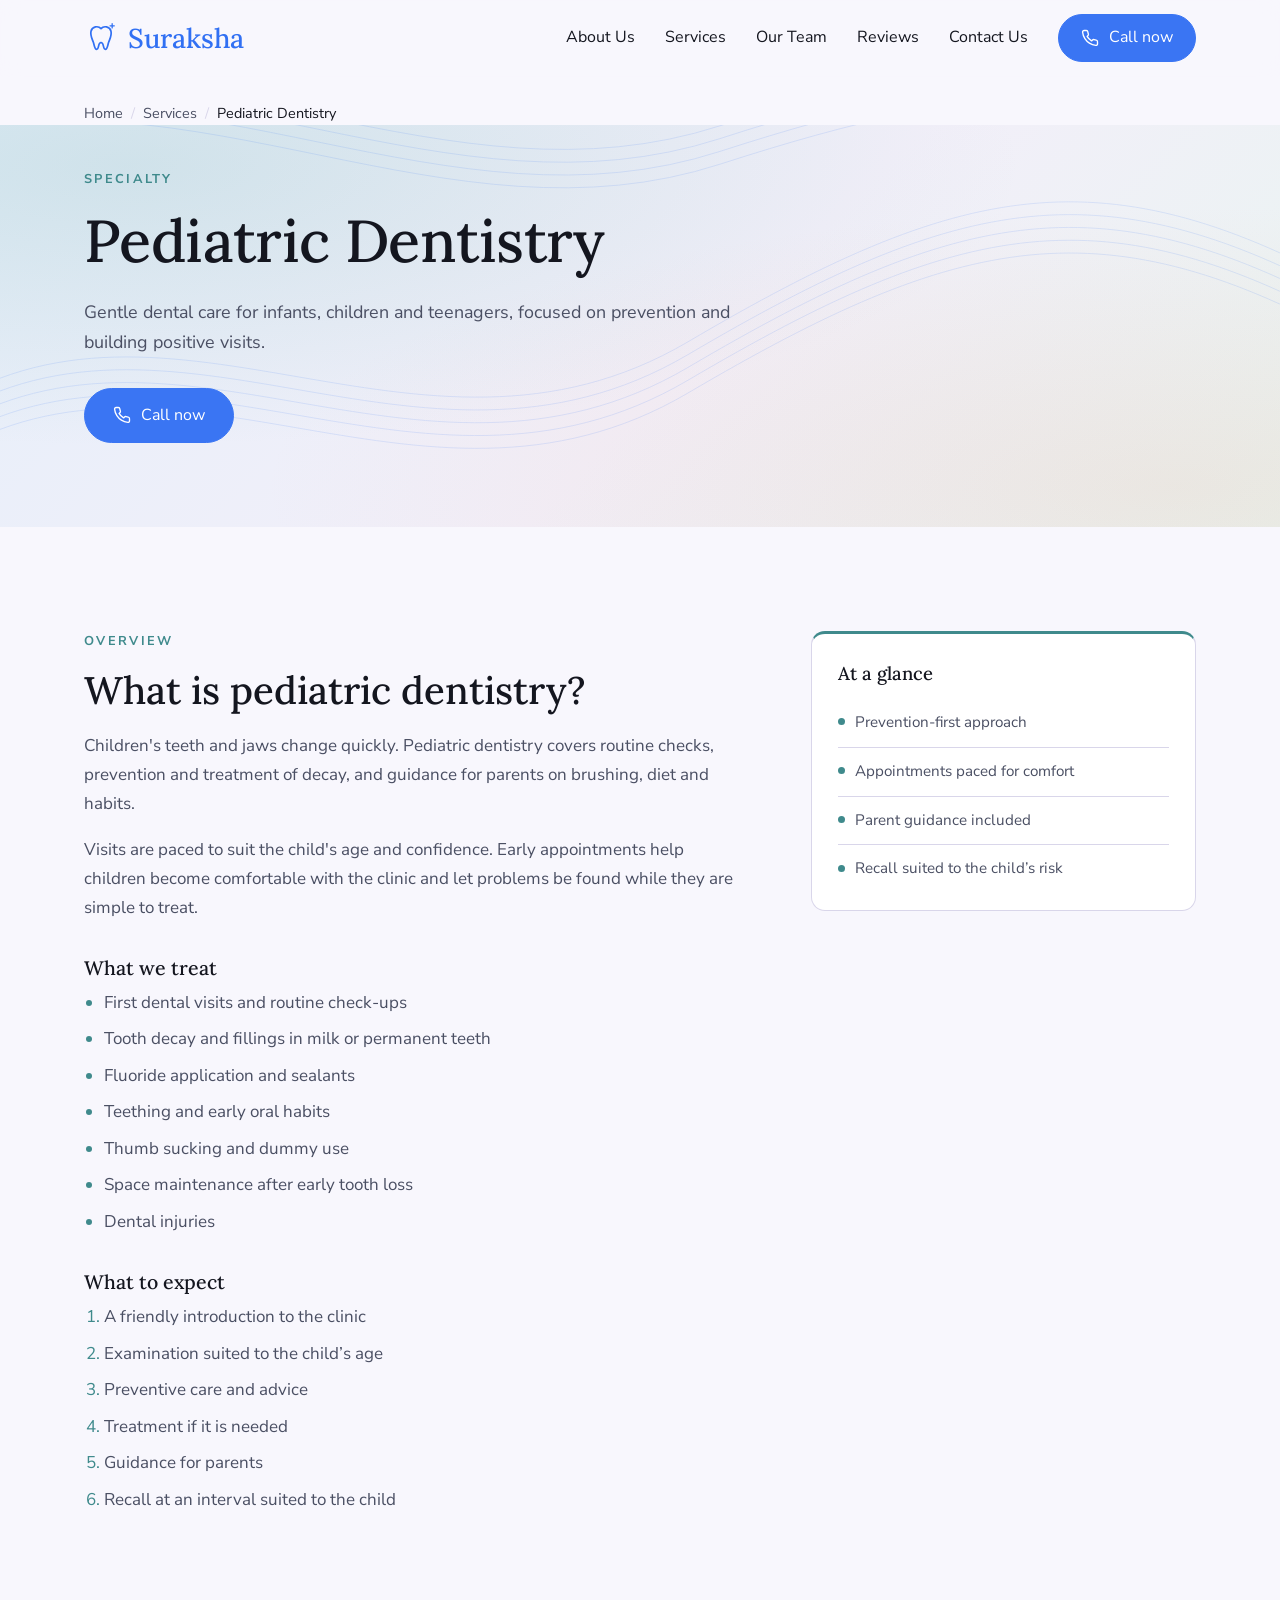
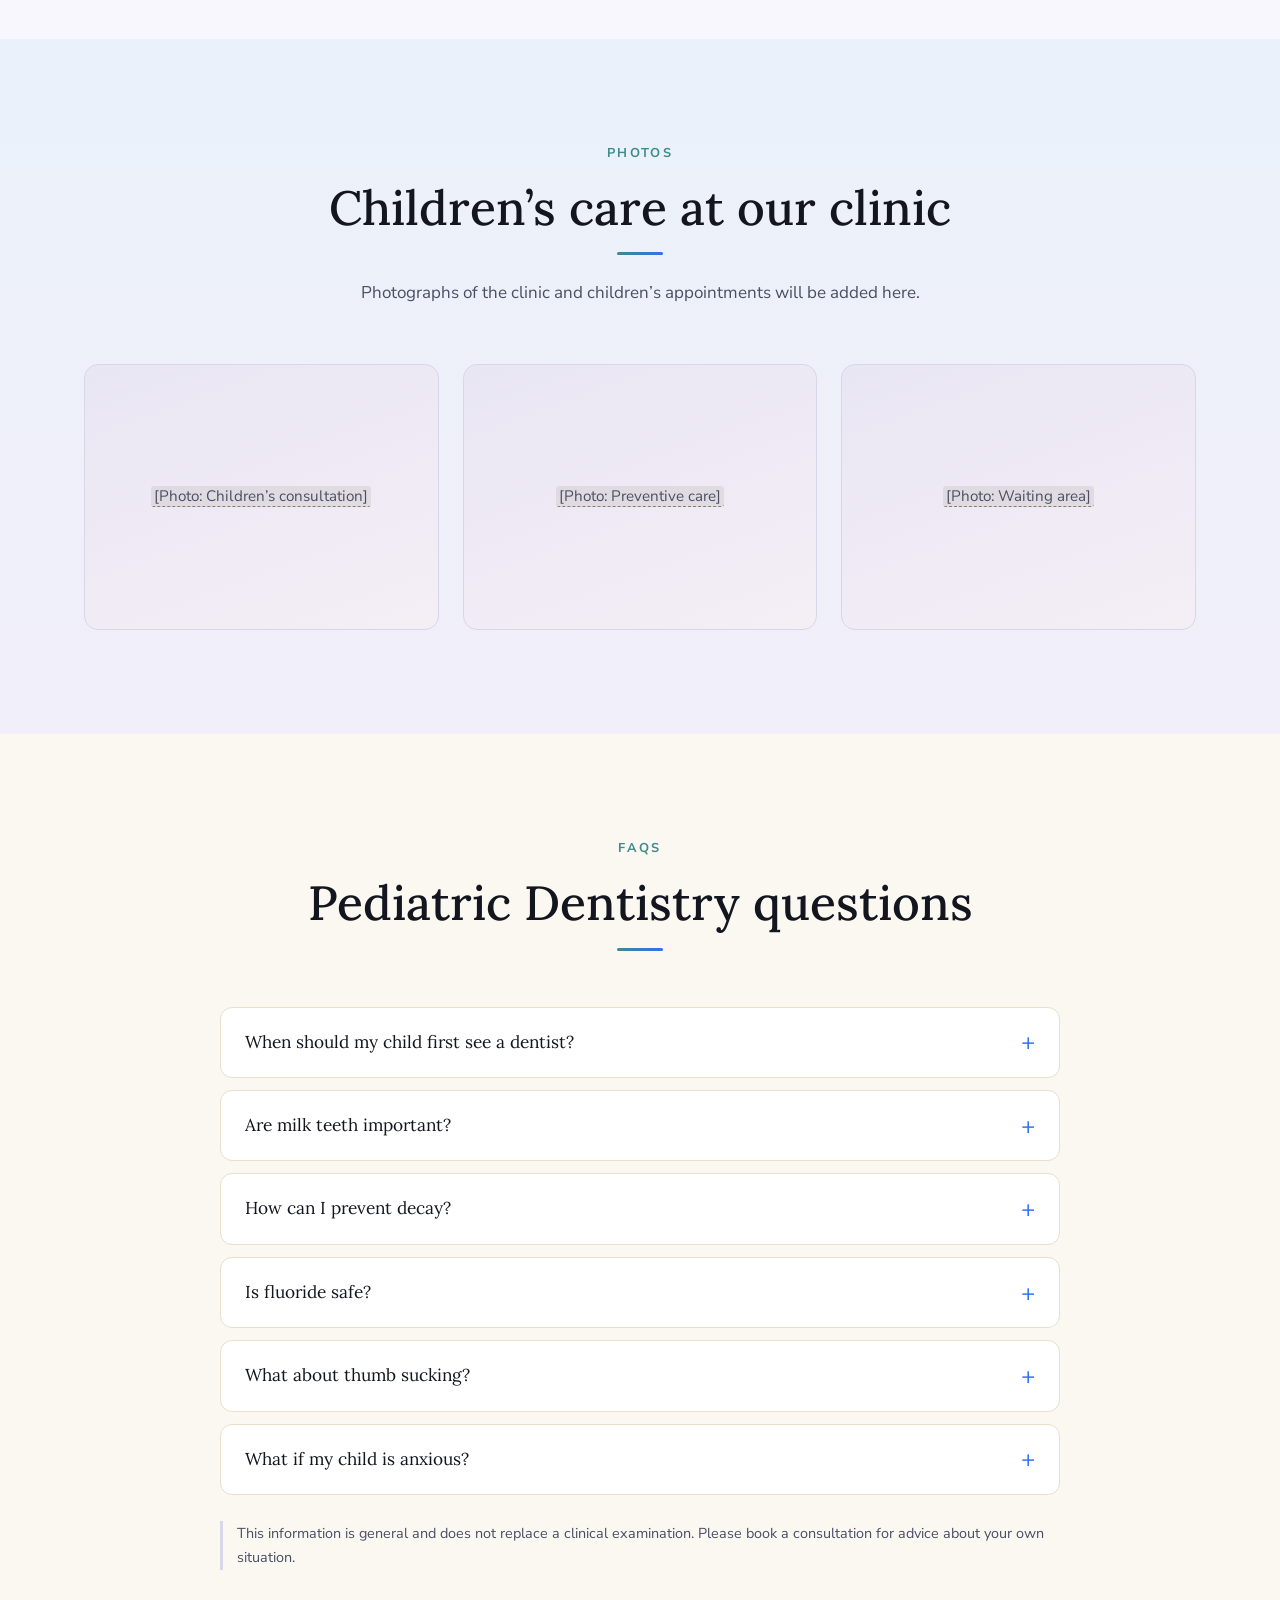
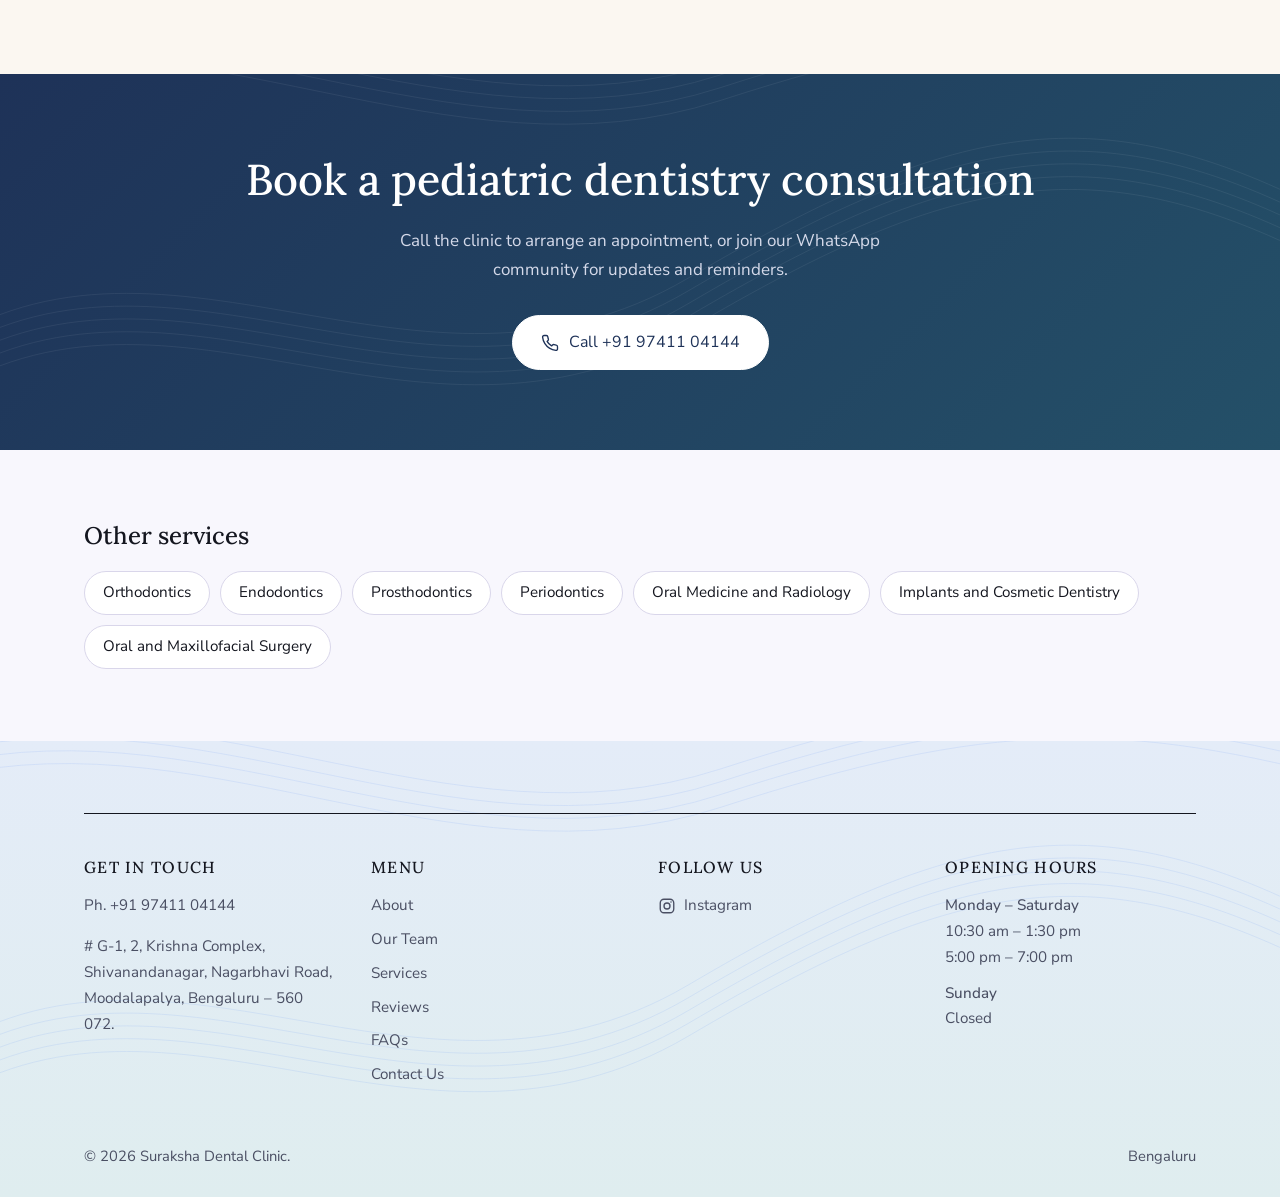
<file: service-pediatric-dentistry.html>
<!DOCTYPE html>
<html lang="en">
<head>
<meta charset="utf-8">
<meta name="viewport" content="width=device-width, initial-scale=1">
<title>Children's Dentistry in Nagarbhavi, Bengaluru | Suraksha Dental Clinic</title>
<meta name="description" content="Gentle dental care for infants, children and teenagers, focused on prevention and positive visits, at Suraksha Dental Clinic, Nagarbhavi, Bengaluru.">
<meta name="theme-color" content="#1E3A78">
<meta property="og:type" content="website">
<meta property="og:title" content="Pediatric Dentistry | Suraksha Dental Clinic">
<meta property="og:description" content="Gentle dental care for infants, children and teenagers, focused on prevention and positive visits.">
<meta property="og:locale" content="en_IN">

<script>document.documentElement.classList.add('js');</script>

<link rel="preconnect" href="https://fonts.googleapis.com">
<link rel="preconnect" href="https://fonts.gstatic.com" crossorigin>
<link href="https://fonts.googleapis.com/css2?family=Lora:wght@400;500;600&family=Nunito+Sans:wght@400;600;700&display=swap" rel="stylesheet">
<link rel="stylesheet" href="assets/site.css">
</head>
<body data-service="Pediatric Dentistry" data-slug="pediatric-dentistry" data-summary="Gentle dental care for infants, children and teenagers, focused on prevention and positive visits.">

<a class="skip" href="#main">Skip to content</a>
<div class="progress" id="progress"></div>
<div id="header-slot"></div>

<main id="main">

  <div class="container">
    <nav class="crumbs" aria-label="Breadcrumb">
      <ol>
        <li><a href="index.html">Home</a></li>
        <li><a href="index.html#services">Services</a></li>
        <li><span aria-current="page">Pediatric Dentistry</span></li>
      </ol>
    </nav>
  </div>

  <section class="svc-hero">
    <svg class="contour" viewBox="0 0 1600 800" preserveAspectRatio="xMidYMid slice" aria-hidden="true"><g fill="none" stroke="currentColor" stroke-width="1"><path d="M-100 520 C 200 300, 520 620, 860 420 S 1380 180, 1700 360"/><path d="M-100 536 C 200 316, 520 636, 860 436 S 1380 196, 1700 376"/><path d="M-100 552 C 200 332, 520 652, 860 452 S 1380 212, 1700 392"/><path d="M-100 568 C 200 348, 520 668, 860 468 S 1380 228, 1700 408"/><path d="M-100 584 C 200 364, 520 684, 860 484 S 1380 244, 1700 424"/><path d="M-100 120 C 240 20, 560 260, 900 150 S 1400 40, 1700 120"/><path d="M-100 136 C 240 36, 560 276, 900 166 S 1400 56, 1700 136"/><path d="M-100 152 C 240 52, 560 292, 900 182 S 1400 72, 1700 152"/><path d="M-100 168 C 240 68, 560 308, 900 198 S 1400 88, 1700 168"/></g></svg>
    <div class="container">
      <span class="eyebrow">Specialty</span>
      <h1>Pediatric Dentistry</h1>
      <p class="lede">Gentle dental care for infants, children and teenagers, focused on prevention and building positive visits.</p>
      <div class="actions">
        <a class="btn btn-primary" href="tel:+919741104144"><svg viewBox="0 0 24 24" fill="none" stroke="currentColor" stroke-width="1.8" stroke-linecap="round" stroke-linejoin="round" aria-hidden="true"><path d="M22 16.92v3a2 2 0 0 1-2.18 2 19.79 19.79 0 0 1-8.63-3.07 19.5 19.5 0 0 1-6-6 19.79 19.79 0 0 1-3.07-8.67A2 2 0 0 1 4.11 2h3a2 2 0 0 1 2 1.72 12.84 12.84 0 0 0 .7 2.81 2 2 0 0 1-.45 2.11L8.09 9.91a16 16 0 0 0 6 6l1.27-1.27a2 2 0 0 1 2.11-.45 12.84 12.84 0 0 0 2.81.7A2 2 0 0 1 22 16.92z"/></svg>Call now</a>
        
      </div>
    </div>
  </section>

  <section class="svc-about" id="about-service">
    <div class="container">
      <div class="grid">
        <div class="prose reveal">
          <span class="eyebrow">Overview</span>
          <h2>What is pediatric dentistry?</h2>
          <p>Children's teeth and jaws change quickly. Pediatric dentistry covers routine checks, prevention and treatment of decay, and guidance for parents on brushing, diet and habits.</p>
        <p>Visits are paced to suit the child's age and confidence. Early appointments help children become comfortable with the clinic and let problems be found while they are simple to treat.</p>
          <h3>What we treat</h3>
          <ul>
          <li>First dental visits and routine check-ups</li>
          <li>Tooth decay and fillings in milk or permanent teeth</li>
          <li>Fluoride application and sealants</li>
          <li>Teething and early oral habits</li>
          <li>Thumb sucking and dummy use</li>
          <li>Space maintenance after early tooth loss</li>
          <li>Dental injuries</li>
          </ul>
          <h3>What to expect</h3>
          <ol>
          <li>A friendly introduction to the clinic</li>
          <li>Examination suited to the child’s age</li>
          <li>Preventive care and advice</li>
          <li>Treatment if it is needed</li>
          <li>Guidance for parents</li>
          <li>Recall at an interval suited to the child</li>
          </ol>
        </div>
        <aside class="aside reveal" style="--i:1">
          <h3>At a glance</h3>
          <ul>
          <li>Prevention-first approach</li>
          <li>Appointments paced for comfort</li>
          <li>Parent guidance included</li>
          <li>Recall suited to the child’s risk</li>
          </ul>
        </aside>
      </div>
    </div>
  </section>

  <section class="svc-gallery" id="photos">
    <div class="container">
      <div class="sec-head center reveal"><span class="eyebrow">Photos</span><h2>Children’s care at our clinic</h2><p>Photographs of the clinic and children’s appointments will be added here.</p></div>
      <div class="gal-grid">
        <div class="tile reveal" style="--i:0" role="img" aria-label="Children’s consultation (photo to be added)"><span class="cap"><span class="ph">[Photo: Children’s consultation]</span></span></div>
        <div class="tile reveal" style="--i:1" role="img" aria-label="Preventive care (photo to be added)"><span class="cap"><span class="ph">[Photo: Preventive care]</span></span></div>
        <div class="tile reveal" style="--i:2" role="img" aria-label="Waiting area (photo to be added)"><span class="cap"><span class="ph">[Photo: Waiting area]</span></span></div>
      </div>
    </div>
  </section>

  <section class="faq" id="faqs">
    <div class="container">
      <div class="sec-head center reveal"><span class="eyebrow">FAQs</span><h2>Pediatric Dentistry questions</h2></div>
      <div class="faq-list">
        <details class="faq-item reveal" style="--i:0">
          <summary>When should my child first see a dentist?</summary>
          <div class="faq-a"><p>Around the first birthday or when the first tooth appears, and no later than the first check-up recommended by your dentist.</p></div>
        </details>
        <details class="faq-item reveal" style="--i:1">
          <summary>Are milk teeth important?</summary>
          <div class="faq-a"><p>Yes. They help chewing, speech and jaw development, and they guide the permanent teeth into place.</p></div>
        </details>
        <details class="faq-item reveal" style="--i:2">
          <summary>How can I prevent decay?</summary>
          <div class="faq-a"><p>Brush twice daily with fluoride toothpaste, limit sugary snacks and drinks, and keep regular dental appointments.</p></div>
        </details>
        <details class="faq-item reveal" style="--i:0">
          <summary>Is fluoride safe?</summary>
          <div class="faq-a"><p>Fluoride is used in amounts appropriate for age. Your dentist will advise on toothpaste strength and professional application.</p></div>
        </details>
        <details class="faq-item reveal" style="--i:1">
          <summary>What about thumb sucking?</summary>
          <div class="faq-a"><p>Most children stop on their own. A prolonged habit can affect the bite and may need guidance.</p></div>
        </details>
        <details class="faq-item reveal" style="--i:2">
          <summary>What if my child is anxious?</summary>
          <div class="faq-a"><p>Tell us beforehand. Appointments can be paced, and simple behaviour techniques are used to build confidence.</p></div>
        </details>
      </div>
      <p class="faq-note">This information is general and does not replace a clinical examination. Please book a consultation for advice about your own situation.</p>
    </div>
  </section>

  <section class="cta-band" id="book">
    <svg class="contour" viewBox="0 0 1600 800" preserveAspectRatio="xMidYMid slice" aria-hidden="true"><g fill="none" stroke="currentColor" stroke-width="1"><path d="M-100 520 C 200 300, 520 620, 860 420 S 1380 180, 1700 360"/><path d="M-100 536 C 200 316, 520 636, 860 436 S 1380 196, 1700 376"/><path d="M-100 552 C 200 332, 520 652, 860 452 S 1380 212, 1700 392"/><path d="M-100 568 C 200 348, 520 668, 860 468 S 1380 228, 1700 408"/><path d="M-100 584 C 200 364, 520 684, 860 484 S 1380 244, 1700 424"/><path d="M-100 120 C 240 20, 560 260, 900 150 S 1400 40, 1700 120"/><path d="M-100 136 C 240 36, 560 276, 900 166 S 1400 56, 1700 136"/><path d="M-100 152 C 240 52, 560 292, 900 182 S 1400 72, 1700 152"/><path d="M-100 168 C 240 68, 560 308, 900 198 S 1400 88, 1700 168"/></g></svg>
    <div class="container">
      <div class="reveal">
        <h2>Book a pediatric dentistry consultation</h2>
        <p>Call the clinic to arrange an appointment, or join our WhatsApp community for updates and reminders.</p>
        <div class="actions">
          <a class="btn btn-light" href="tel:+919741104144"><svg viewBox="0 0 24 24" fill="none" stroke="currentColor" stroke-width="1.8" stroke-linecap="round" stroke-linejoin="round" aria-hidden="true"><path d="M22 16.92v3a2 2 0 0 1-2.18 2 19.79 19.79 0 0 1-8.63-3.07 19.5 19.5 0 0 1-6-6 19.79 19.79 0 0 1-3.07-8.67A2 2 0 0 1 4.11 2h3a2 2 0 0 1 2 1.72 12.84 12.84 0 0 0 .7 2.81 2 2 0 0 1-.45 2.11L8.09 9.91a16 16 0 0 0 6 6l1.27-1.27a2 2 0 0 1 2.11-.45 12.84 12.84 0 0 0 2.81.7A2 2 0 0 1 22 16.92z"/></svg>Call +91 97411 04144</a>
          
        </div>
      </div>
    </div>
  </section>

  <section class="related">
    <div class="container">
      <h2>Other services</h2>
      <ul>
          <li><a href="service-orthodontics.html">Orthodontics</a></li>
          <li><a href="service-endodontics.html">Endodontics</a></li>
          <li><a href="service-prosthodontics.html">Prosthodontics</a></li>
          <li><a href="service-periodontics.html">Periodontics</a></li>
          <li><a href="service-oral-medicine-radiology.html">Oral Medicine and Radiology</a></li>
          <li><a href="service-implants-cosmetic-dentistry.html">Implants and Cosmetic Dentistry</a></li>
          <li><a href="service-oral-maxillofacial-surgery.html">Oral and Maxillofacial Surgery</a></li>
      </ul>
    </div>
  </section>

</main>

<div id="footer-slot"></div>

<dialog id="lb" aria-label="Service photo"><img alt=""><button type="button" aria-label="Close">&times;</button></dialog>

<script src="assets/site.js"></script>
</body>
</html>
</file>
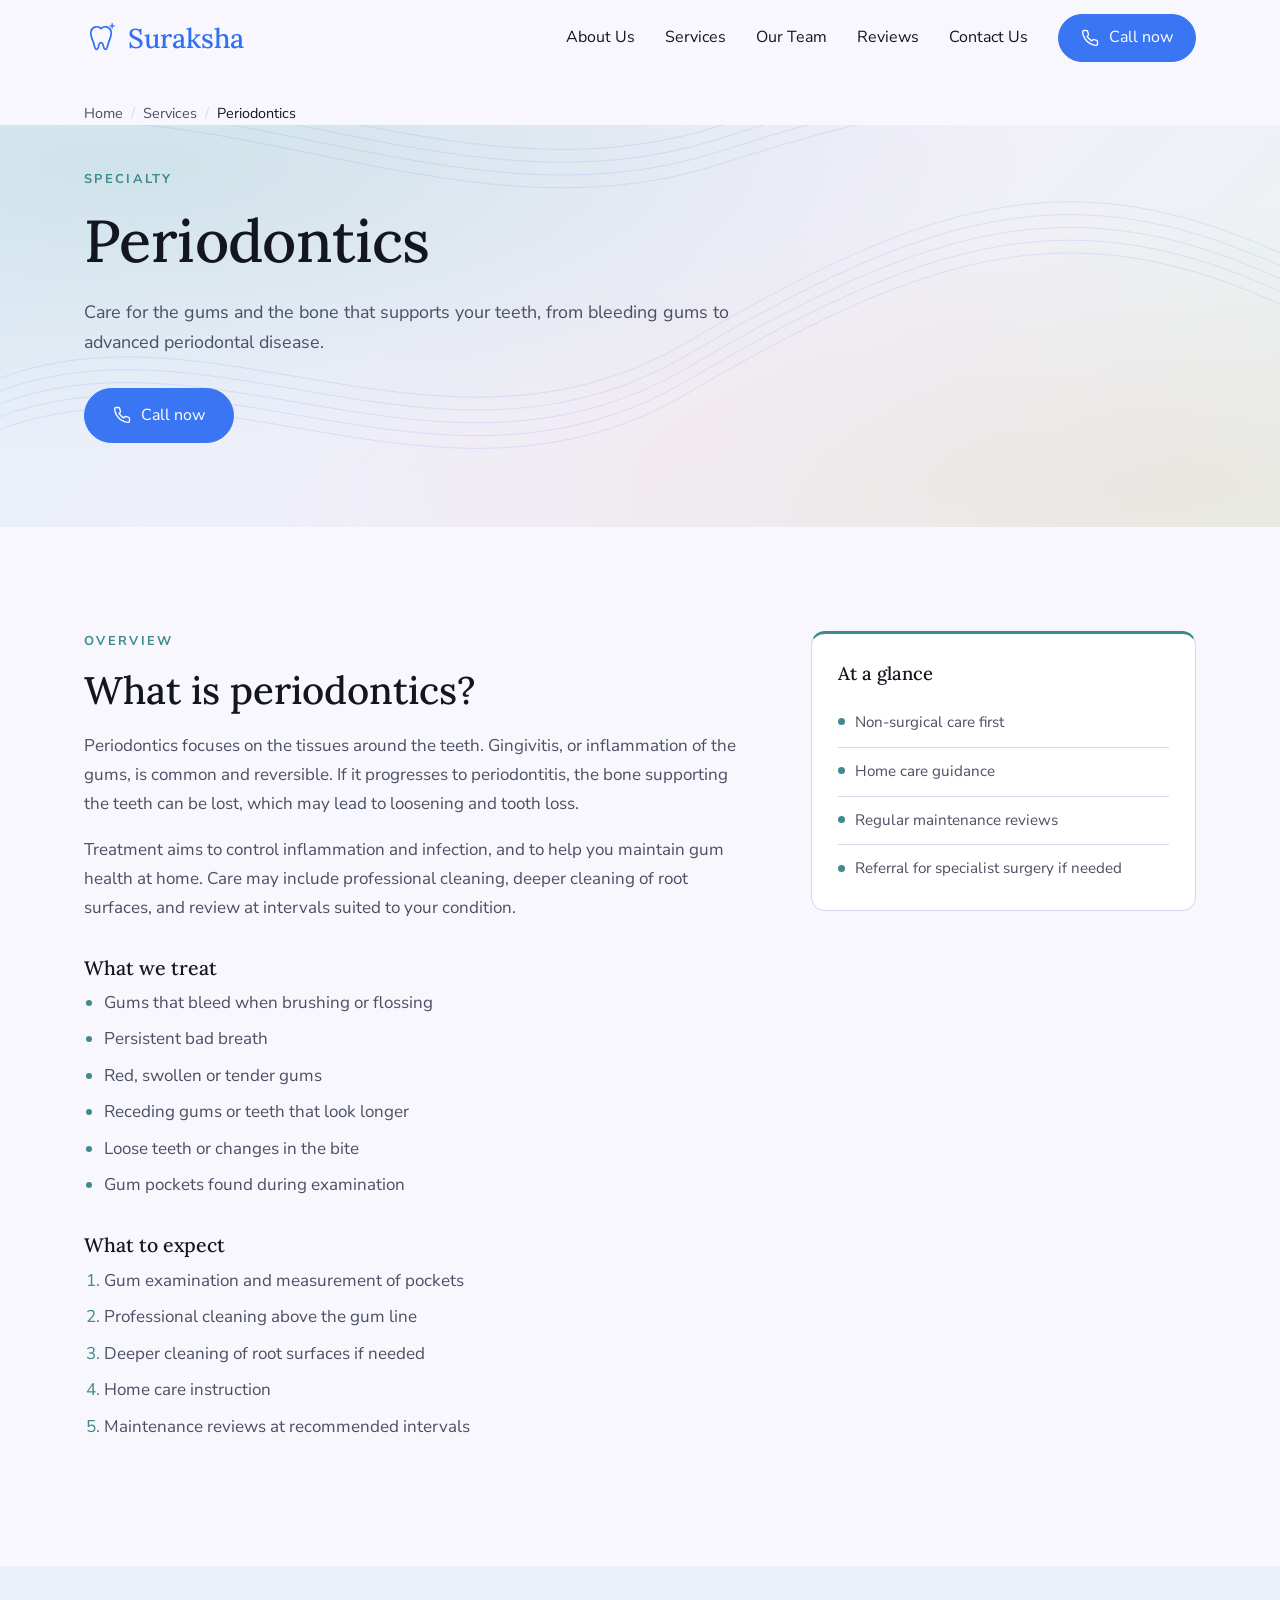
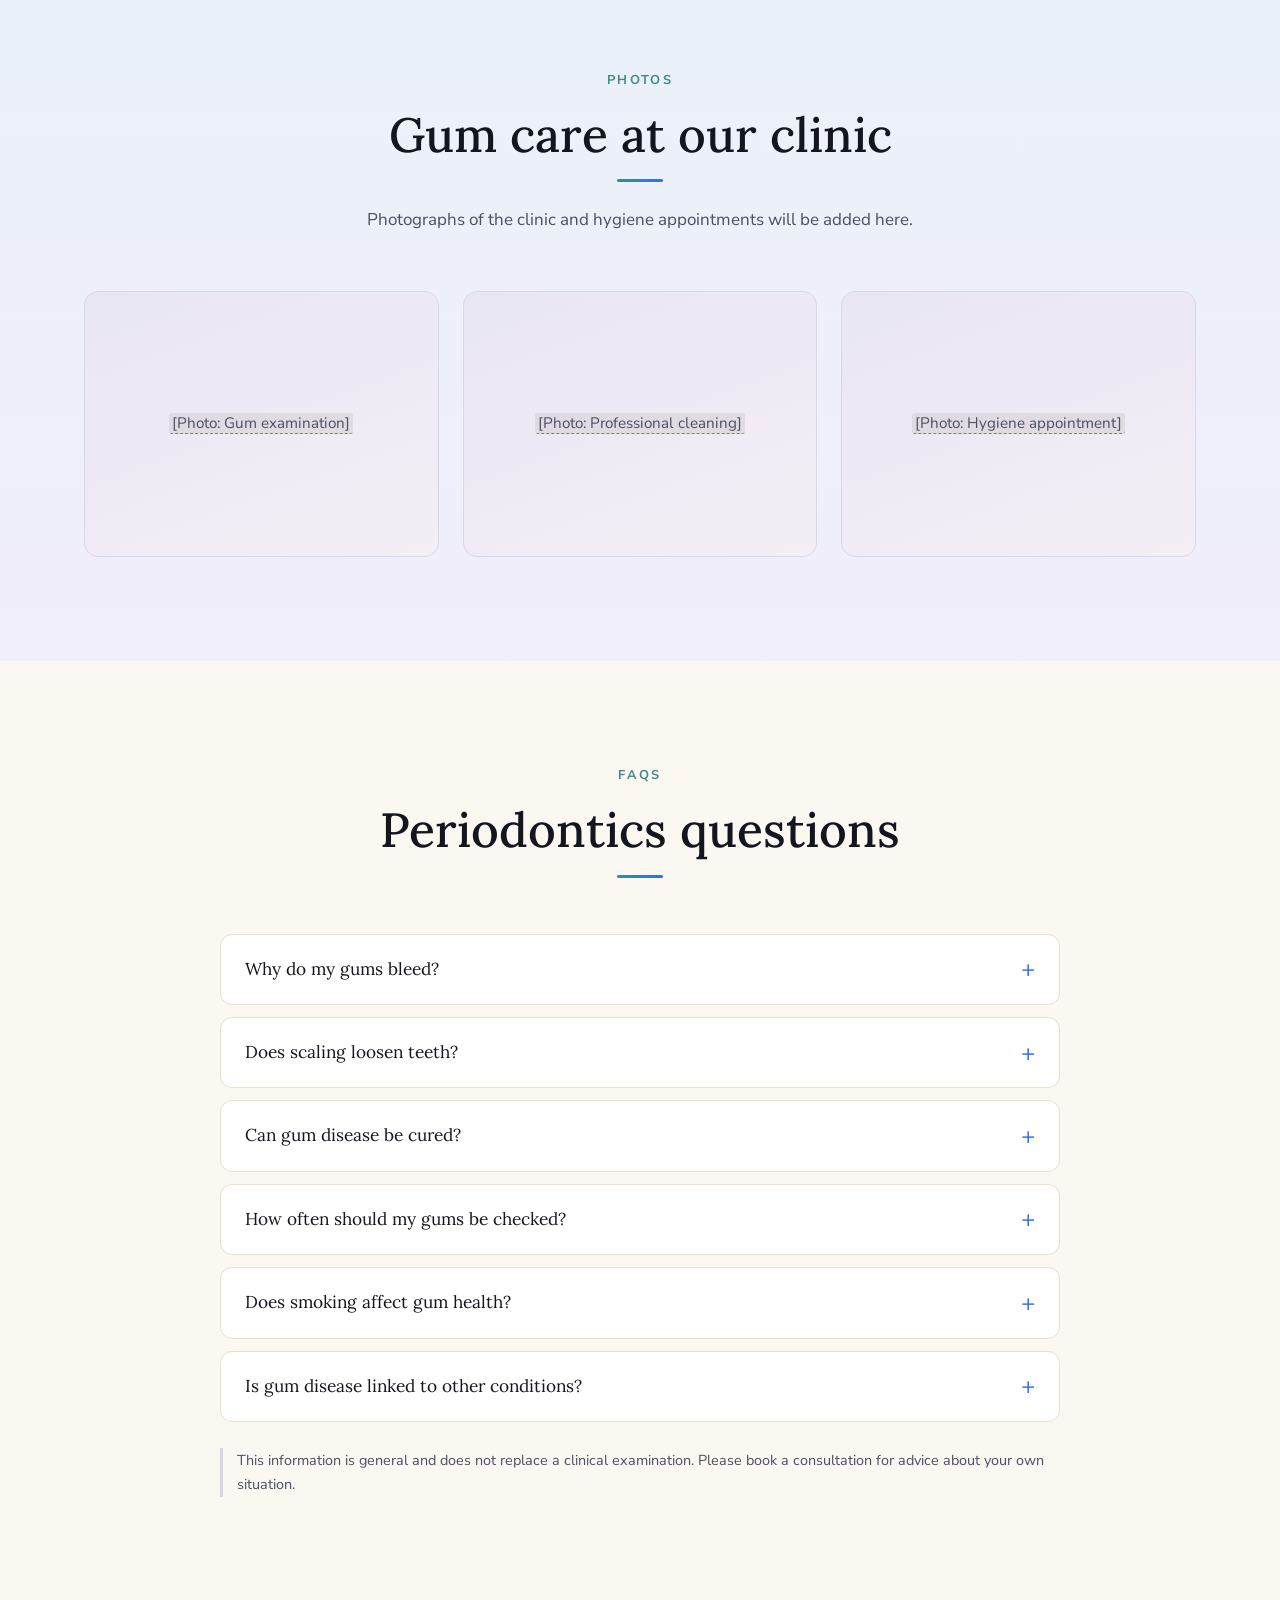
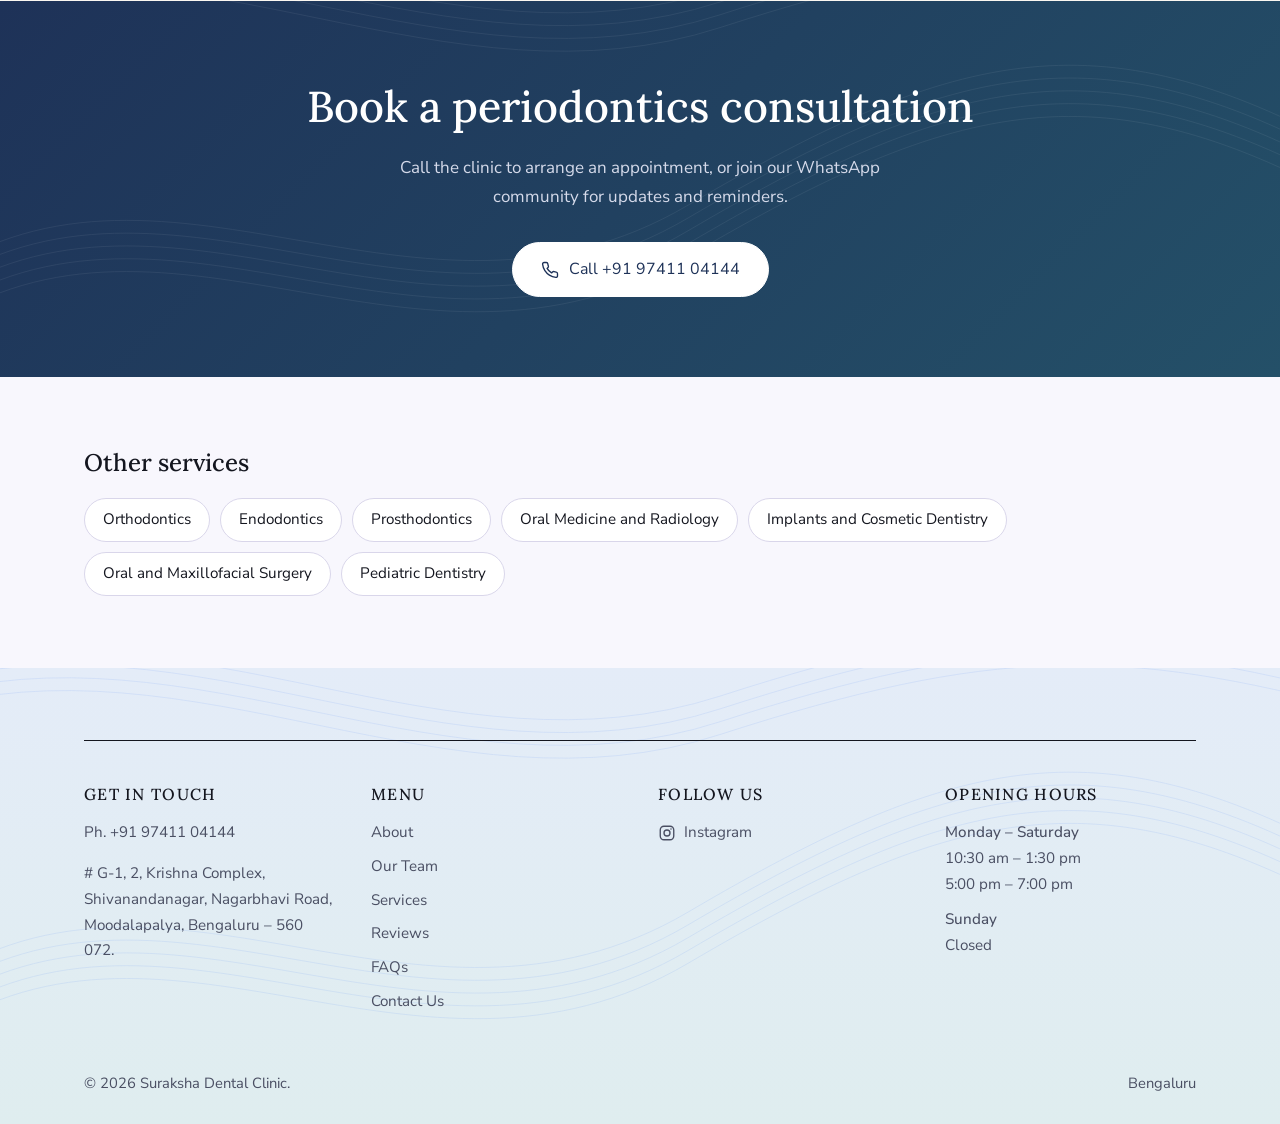
<file: service-periodontics.html>
<!DOCTYPE html>
<html lang="en">
<head>
<meta charset="utf-8">
<meta name="viewport" content="width=device-width, initial-scale=1">
<title>Gum Treatment in Nagarbhavi, Bengaluru | Suraksha Dental Clinic</title>
<meta name="description" content="Care for the gums and supporting bone, from bleeding gums to advanced periodontal disease, at Suraksha Dental Clinic, Nagarbhavi, Bengaluru.">
<meta name="theme-color" content="#1E3A78">
<meta property="og:type" content="website">
<meta property="og:title" content="Periodontics | Suraksha Dental Clinic">
<meta property="og:description" content="Care for the gums and the bone that supports your teeth, from bleeding gums to advanced periodontal disease.">
<meta property="og:locale" content="en_IN">

<script>document.documentElement.classList.add('js');</script>

<link rel="preconnect" href="https://fonts.googleapis.com">
<link rel="preconnect" href="https://fonts.gstatic.com" crossorigin>
<link href="https://fonts.googleapis.com/css2?family=Lora:wght@400;500;600&family=Nunito+Sans:wght@400;600;700&display=swap" rel="stylesheet">
<link rel="stylesheet" href="assets/site.css">
</head>
<body data-service="Periodontics" data-slug="periodontics" data-summary="Care for the gums and the bone that supports your teeth, from bleeding gums to advanced periodontal disease.">

<a class="skip" href="#main">Skip to content</a>
<div class="progress" id="progress"></div>
<div id="header-slot"></div>

<main id="main">

  <div class="container">
    <nav class="crumbs" aria-label="Breadcrumb">
      <ol>
        <li><a href="index.html">Home</a></li>
        <li><a href="index.html#services">Services</a></li>
        <li><span aria-current="page">Periodontics</span></li>
      </ol>
    </nav>
  </div>

  <section class="svc-hero">
    <svg class="contour" viewBox="0 0 1600 800" preserveAspectRatio="xMidYMid slice" aria-hidden="true"><g fill="none" stroke="currentColor" stroke-width="1"><path d="M-100 520 C 200 300, 520 620, 860 420 S 1380 180, 1700 360"/><path d="M-100 536 C 200 316, 520 636, 860 436 S 1380 196, 1700 376"/><path d="M-100 552 C 200 332, 520 652, 860 452 S 1380 212, 1700 392"/><path d="M-100 568 C 200 348, 520 668, 860 468 S 1380 228, 1700 408"/><path d="M-100 584 C 200 364, 520 684, 860 484 S 1380 244, 1700 424"/><path d="M-100 120 C 240 20, 560 260, 900 150 S 1400 40, 1700 120"/><path d="M-100 136 C 240 36, 560 276, 900 166 S 1400 56, 1700 136"/><path d="M-100 152 C 240 52, 560 292, 900 182 S 1400 72, 1700 152"/><path d="M-100 168 C 240 68, 560 308, 900 198 S 1400 88, 1700 168"/></g></svg>
    <div class="container">
      <span class="eyebrow">Specialty</span>
      <h1>Periodontics</h1>
      <p class="lede">Care for the gums and the bone that supports your teeth, from bleeding gums to advanced periodontal disease.</p>
      <div class="actions">
        <a class="btn btn-primary" href="tel:+919741104144"><svg viewBox="0 0 24 24" fill="none" stroke="currentColor" stroke-width="1.8" stroke-linecap="round" stroke-linejoin="round" aria-hidden="true"><path d="M22 16.92v3a2 2 0 0 1-2.18 2 19.79 19.79 0 0 1-8.63-3.07 19.5 19.5 0 0 1-6-6 19.79 19.79 0 0 1-3.07-8.67A2 2 0 0 1 4.11 2h3a2 2 0 0 1 2 1.72 12.84 12.84 0 0 0 .7 2.81 2 2 0 0 1-.45 2.11L8.09 9.91a16 16 0 0 0 6 6l1.27-1.27a2 2 0 0 1 2.11-.45 12.84 12.84 0 0 0 2.81.7A2 2 0 0 1 22 16.92z"/></svg>Call now</a>
        
      </div>
    </div>
  </section>

  <section class="svc-about" id="about-service">
    <div class="container">
      <div class="grid">
        <div class="prose reveal">
          <span class="eyebrow">Overview</span>
          <h2>What is periodontics?</h2>
          <p>Periodontics focuses on the tissues around the teeth. Gingivitis, or inflammation of the gums, is common and reversible. If it progresses to periodontitis, the bone supporting the teeth can be lost, which may lead to loosening and tooth loss.</p>
        <p>Treatment aims to control inflammation and infection, and to help you maintain gum health at home. Care may include professional cleaning, deeper cleaning of root surfaces, and review at intervals suited to your condition.</p>
          <h3>What we treat</h3>
          <ul>
          <li>Gums that bleed when brushing or flossing</li>
          <li>Persistent bad breath</li>
          <li>Red, swollen or tender gums</li>
          <li>Receding gums or teeth that look longer</li>
          <li>Loose teeth or changes in the bite</li>
          <li>Gum pockets found during examination</li>
          </ul>
          <h3>What to expect</h3>
          <ol>
          <li>Gum examination and measurement of pockets</li>
          <li>Professional cleaning above the gum line</li>
          <li>Deeper cleaning of root surfaces if needed</li>
          <li>Home care instruction</li>
          <li>Maintenance reviews at recommended intervals</li>
          </ol>
        </div>
        <aside class="aside reveal" style="--i:1">
          <h3>At a glance</h3>
          <ul>
          <li>Non-surgical care first</li>
          <li>Home care guidance</li>
          <li>Regular maintenance reviews</li>
          <li>Referral for specialist surgery if needed</li>
          </ul>
        </aside>
      </div>
    </div>
  </section>

  <section class="svc-gallery" id="photos">
    <div class="container">
      <div class="sec-head center reveal"><span class="eyebrow">Photos</span><h2>Gum care at our clinic</h2><p>Photographs of the clinic and hygiene appointments will be added here.</p></div>
      <div class="gal-grid">
        <div class="tile reveal" style="--i:0" role="img" aria-label="Gum examination (photo to be added)"><span class="cap"><span class="ph">[Photo: Gum examination]</span></span></div>
        <div class="tile reveal" style="--i:1" role="img" aria-label="Professional cleaning (photo to be added)"><span class="cap"><span class="ph">[Photo: Professional cleaning]</span></span></div>
        <div class="tile reveal" style="--i:2" role="img" aria-label="Hygiene appointment (photo to be added)"><span class="cap"><span class="ph">[Photo: Hygiene appointment]</span></span></div>
      </div>
    </div>
  </section>

  <section class="faq" id="faqs">
    <div class="container">
      <div class="sec-head center reveal"><span class="eyebrow">FAQs</span><h2>Periodontics questions</h2></div>
      <div class="faq-list">
        <details class="faq-item reveal" style="--i:0">
          <summary>Why do my gums bleed?</summary>
          <div class="faq-a"><p>Bleeding usually indicates inflammation caused by plaque. It often improves with correct brushing, cleaning between the teeth and professional care.</p></div>
        </details>
        <details class="faq-item reveal" style="--i:1">
          <summary>Does scaling loosen teeth?</summary>
          <div class="faq-a"><p>No. Scaling removes deposits from the teeth. Teeth may feel different for a short time, but the support around them is not removed.</p></div>
        </details>
        <details class="faq-item reveal" style="--i:2">
          <summary>Can gum disease be cured?</summary>
          <div class="faq-a"><p>Gingivitis can be reversed. Periodontitis can usually be controlled, but it needs ongoing maintenance to keep it stable.</p></div>
        </details>
        <details class="faq-item reveal" style="--i:0">
          <summary>How often should my gums be checked?</summary>
          <div class="faq-a"><p>This depends on your condition. Your dentist will recommend an interval, often three to six months for treated periodontal disease.</p></div>
        </details>
        <details class="faq-item reveal" style="--i:1">
          <summary>Does smoking affect gum health?</summary>
          <div class="faq-a"><p>Yes. Smoking increases the risk of gum disease and can mask bleeding, which makes problems harder to detect.</p></div>
        </details>
        <details class="faq-item reveal" style="--i:2">
          <summary>Is gum disease linked to other conditions?</summary>
          <div class="faq-a"><p>It has been associated with diabetes and cardiovascular disease. Controlling gum inflammation is part of looking after your overall health.</p></div>
        </details>
      </div>
      <p class="faq-note">This information is general and does not replace a clinical examination. Please book a consultation for advice about your own situation.</p>
    </div>
  </section>

  <section class="cta-band" id="book">
    <svg class="contour" viewBox="0 0 1600 800" preserveAspectRatio="xMidYMid slice" aria-hidden="true"><g fill="none" stroke="currentColor" stroke-width="1"><path d="M-100 520 C 200 300, 520 620, 860 420 S 1380 180, 1700 360"/><path d="M-100 536 C 200 316, 520 636, 860 436 S 1380 196, 1700 376"/><path d="M-100 552 C 200 332, 520 652, 860 452 S 1380 212, 1700 392"/><path d="M-100 568 C 200 348, 520 668, 860 468 S 1380 228, 1700 408"/><path d="M-100 584 C 200 364, 520 684, 860 484 S 1380 244, 1700 424"/><path d="M-100 120 C 240 20, 560 260, 900 150 S 1400 40, 1700 120"/><path d="M-100 136 C 240 36, 560 276, 900 166 S 1400 56, 1700 136"/><path d="M-100 152 C 240 52, 560 292, 900 182 S 1400 72, 1700 152"/><path d="M-100 168 C 240 68, 560 308, 900 198 S 1400 88, 1700 168"/></g></svg>
    <div class="container">
      <div class="reveal">
        <h2>Book a periodontics consultation</h2>
        <p>Call the clinic to arrange an appointment, or join our WhatsApp community for updates and reminders.</p>
        <div class="actions">
          <a class="btn btn-light" href="tel:+919741104144"><svg viewBox="0 0 24 24" fill="none" stroke="currentColor" stroke-width="1.8" stroke-linecap="round" stroke-linejoin="round" aria-hidden="true"><path d="M22 16.92v3a2 2 0 0 1-2.18 2 19.79 19.79 0 0 1-8.63-3.07 19.5 19.5 0 0 1-6-6 19.79 19.79 0 0 1-3.07-8.67A2 2 0 0 1 4.11 2h3a2 2 0 0 1 2 1.72 12.84 12.84 0 0 0 .7 2.81 2 2 0 0 1-.45 2.11L8.09 9.91a16 16 0 0 0 6 6l1.27-1.27a2 2 0 0 1 2.11-.45 12.84 12.84 0 0 0 2.81.7A2 2 0 0 1 22 16.92z"/></svg>Call +91 97411 04144</a>
          
        </div>
      </div>
    </div>
  </section>

  <section class="related">
    <div class="container">
      <h2>Other services</h2>
      <ul>
          <li><a href="service-orthodontics.html">Orthodontics</a></li>
          <li><a href="service-endodontics.html">Endodontics</a></li>
          <li><a href="service-prosthodontics.html">Prosthodontics</a></li>
          <li><a href="service-oral-medicine-radiology.html">Oral Medicine and Radiology</a></li>
          <li><a href="service-implants-cosmetic-dentistry.html">Implants and Cosmetic Dentistry</a></li>
          <li><a href="service-oral-maxillofacial-surgery.html">Oral and Maxillofacial Surgery</a></li>
          <li><a href="service-pediatric-dentistry.html">Pediatric Dentistry</a></li>
      </ul>
    </div>
  </section>

</main>

<div id="footer-slot"></div>

<dialog id="lb" aria-label="Service photo"><img alt=""><button type="button" aria-label="Close">&times;</button></dialog>

<script src="assets/site.js"></script>
</body>
</html>
</file>
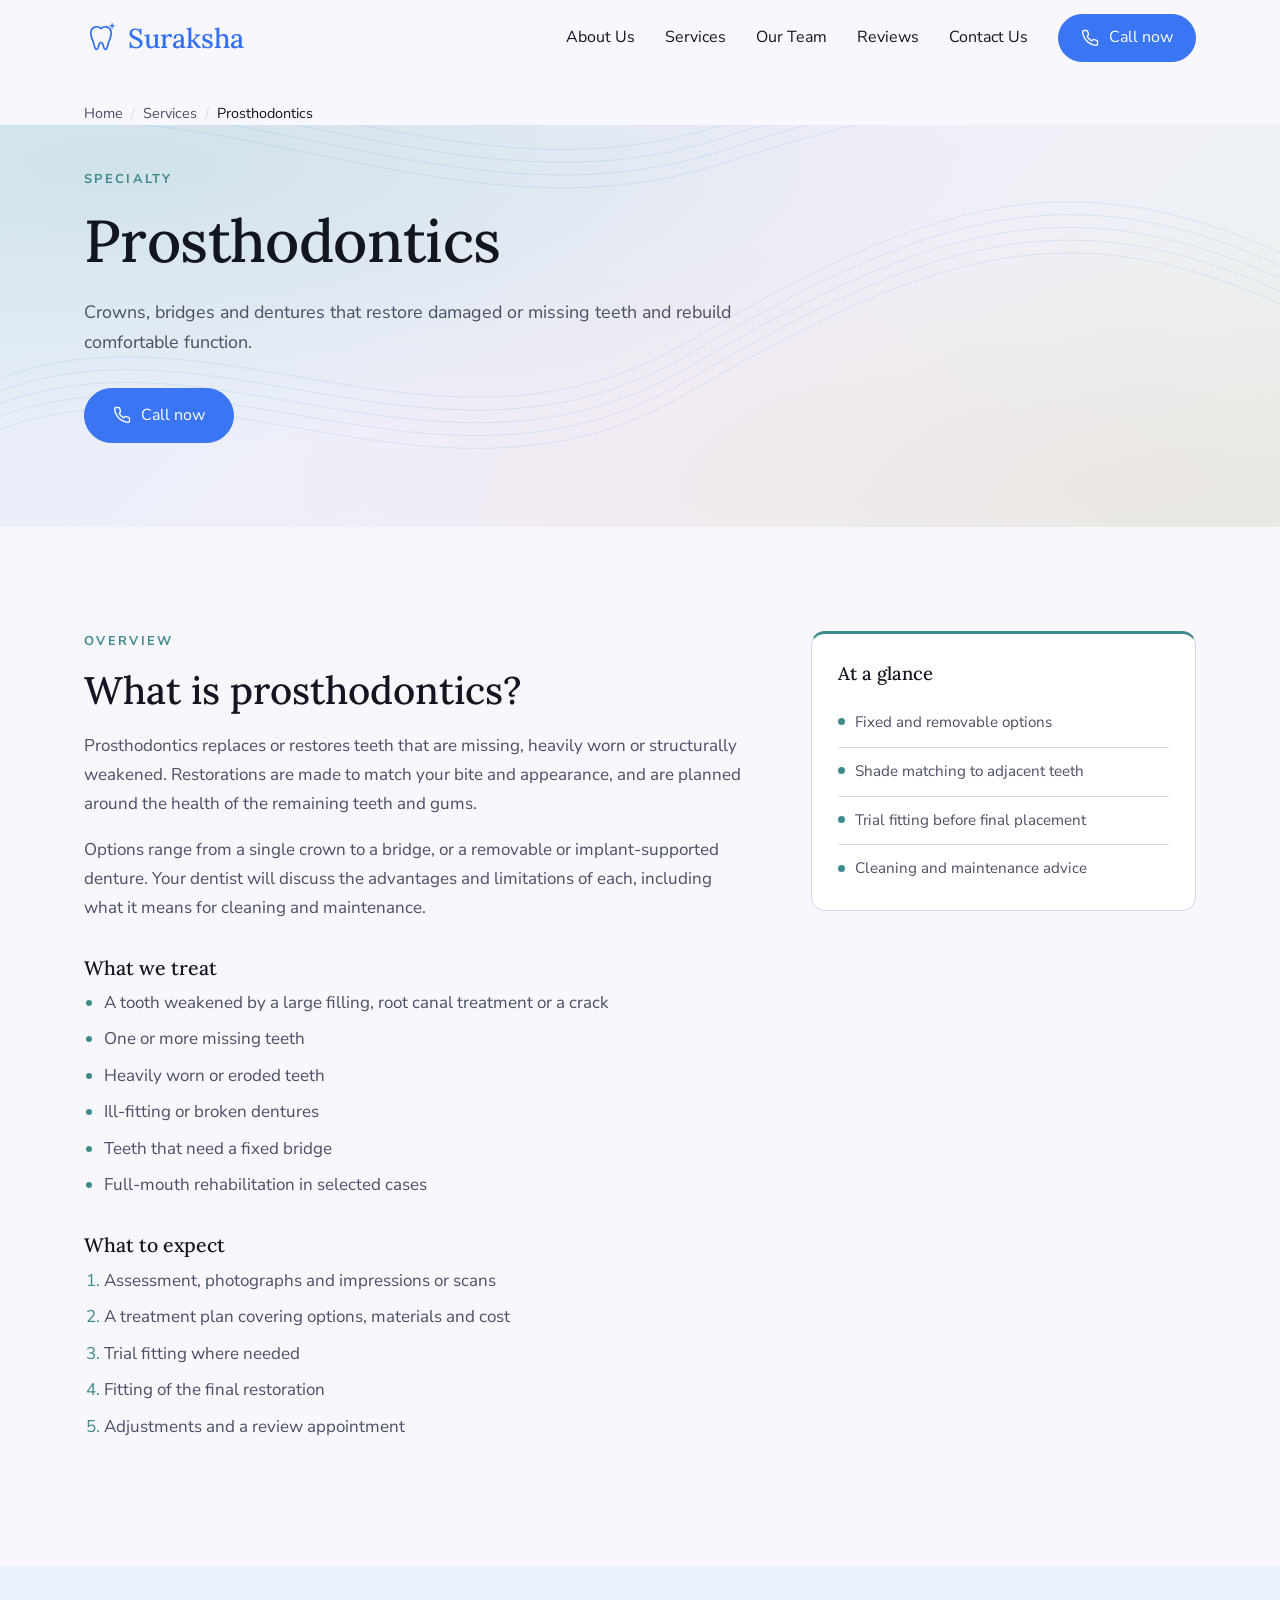
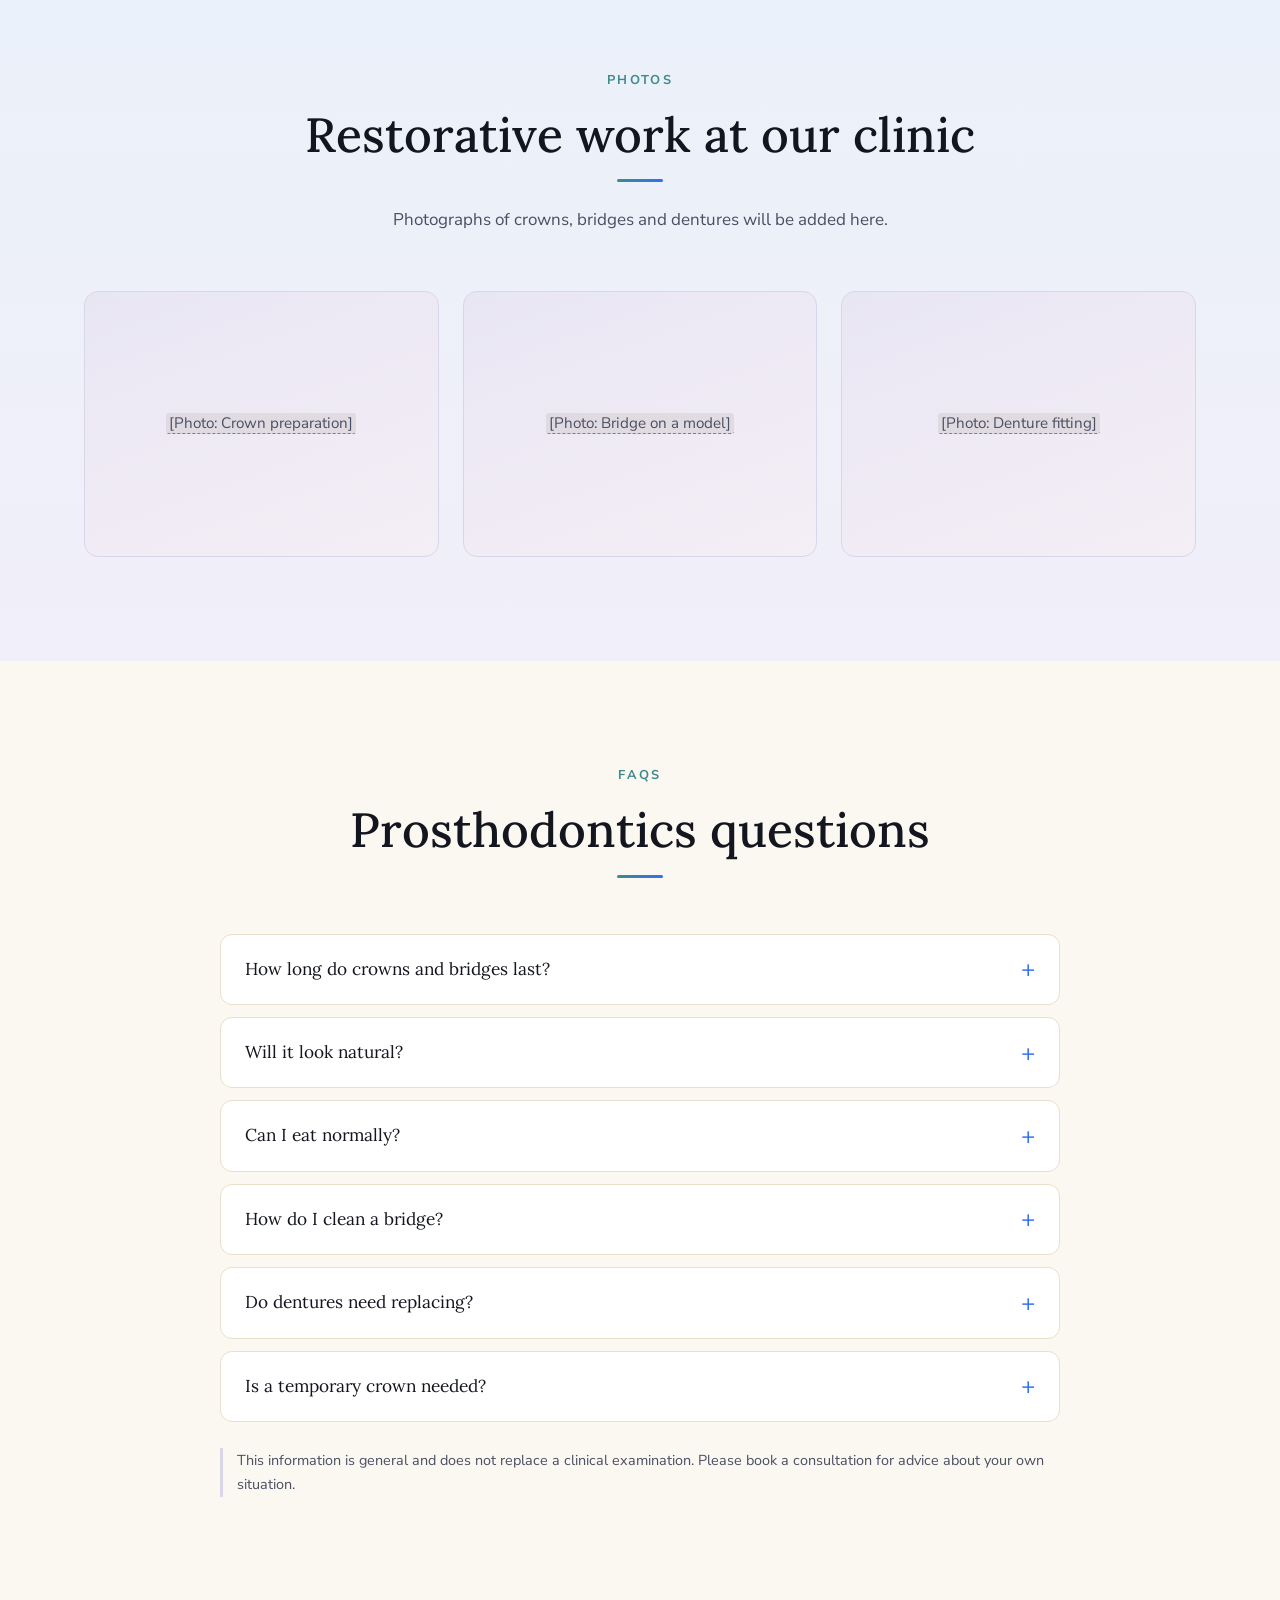
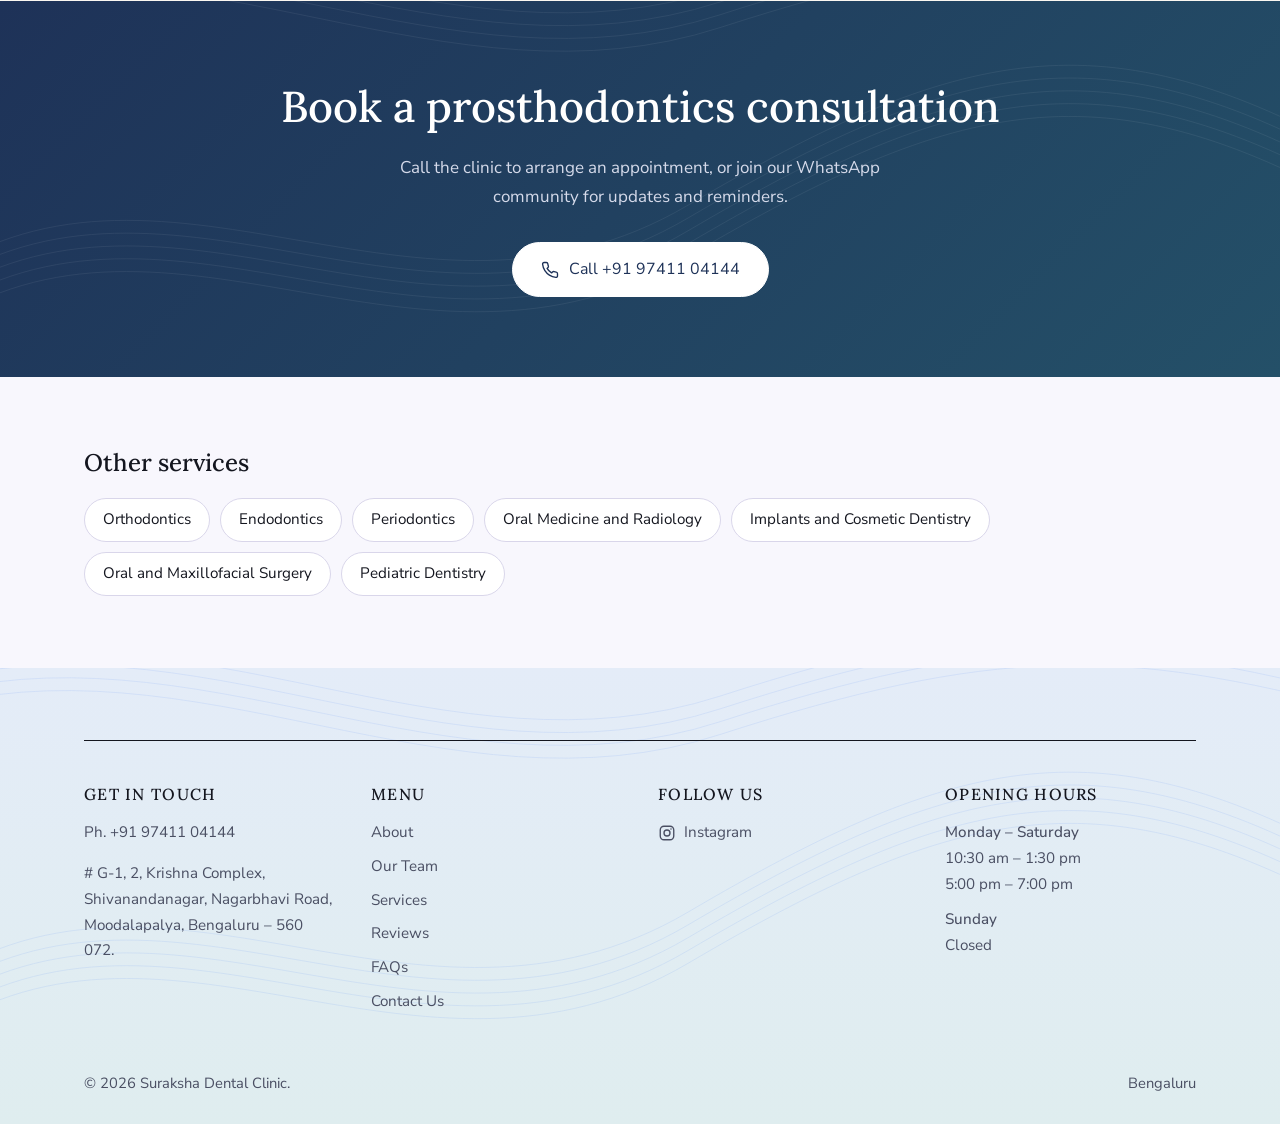
<file: service-prosthodontics.html>
<!DOCTYPE html>
<html lang="en">
<head>
<meta charset="utf-8">
<meta name="viewport" content="width=device-width, initial-scale=1">
<title>Crowns, Bridges and Dentures in Nagarbhavi, Bengaluru | Suraksha Dental Clinic</title>
<meta name="description" content="Crowns, bridges and dentures to restore damaged or missing teeth at Suraksha Dental Clinic, Nagarbhavi, Bengaluru.">
<meta name="theme-color" content="#1E3A78">
<meta property="og:type" content="website">
<meta property="og:title" content="Prosthodontics | Suraksha Dental Clinic">
<meta property="og:description" content="Crowns, bridges and dentures to restore damaged or missing teeth and rebuild comfortable function.">
<meta property="og:locale" content="en_IN">

<script>document.documentElement.classList.add('js');</script>

<link rel="preconnect" href="https://fonts.googleapis.com">
<link rel="preconnect" href="https://fonts.gstatic.com" crossorigin>
<link href="https://fonts.googleapis.com/css2?family=Lora:wght@400;500;600&family=Nunito+Sans:wght@400;600;700&display=swap" rel="stylesheet">
<link rel="stylesheet" href="assets/site.css">
</head>
<body data-service="Prosthodontics" data-slug="prosthodontics" data-summary="Crowns, bridges and dentures to restore damaged or missing teeth and rebuild comfortable function.">

<a class="skip" href="#main">Skip to content</a>
<div class="progress" id="progress"></div>
<div id="header-slot"></div>

<main id="main">

  <div class="container">
    <nav class="crumbs" aria-label="Breadcrumb">
      <ol>
        <li><a href="index.html">Home</a></li>
        <li><a href="index.html#services">Services</a></li>
        <li><span aria-current="page">Prosthodontics</span></li>
      </ol>
    </nav>
  </div>

  <section class="svc-hero">
    <svg class="contour" viewBox="0 0 1600 800" preserveAspectRatio="xMidYMid slice" aria-hidden="true"><g fill="none" stroke="currentColor" stroke-width="1"><path d="M-100 520 C 200 300, 520 620, 860 420 S 1380 180, 1700 360"/><path d="M-100 536 C 200 316, 520 636, 860 436 S 1380 196, 1700 376"/><path d="M-100 552 C 200 332, 520 652, 860 452 S 1380 212, 1700 392"/><path d="M-100 568 C 200 348, 520 668, 860 468 S 1380 228, 1700 408"/><path d="M-100 584 C 200 364, 520 684, 860 484 S 1380 244, 1700 424"/><path d="M-100 120 C 240 20, 560 260, 900 150 S 1400 40, 1700 120"/><path d="M-100 136 C 240 36, 560 276, 900 166 S 1400 56, 1700 136"/><path d="M-100 152 C 240 52, 560 292, 900 182 S 1400 72, 1700 152"/><path d="M-100 168 C 240 68, 560 308, 900 198 S 1400 88, 1700 168"/></g></svg>
    <div class="container">
      <span class="eyebrow">Specialty</span>
      <h1>Prosthodontics</h1>
      <p class="lede">Crowns, bridges and dentures that restore damaged or missing teeth and rebuild comfortable function.</p>
      <div class="actions">
        <a class="btn btn-primary" href="tel:+919741104144"><svg viewBox="0 0 24 24" fill="none" stroke="currentColor" stroke-width="1.8" stroke-linecap="round" stroke-linejoin="round" aria-hidden="true"><path d="M22 16.92v3a2 2 0 0 1-2.18 2 19.79 19.79 0 0 1-8.63-3.07 19.5 19.5 0 0 1-6-6 19.79 19.79 0 0 1-3.07-8.67A2 2 0 0 1 4.11 2h3a2 2 0 0 1 2 1.72 12.84 12.84 0 0 0 .7 2.81 2 2 0 0 1-.45 2.11L8.09 9.91a16 16 0 0 0 6 6l1.27-1.27a2 2 0 0 1 2.11-.45 12.84 12.84 0 0 0 2.81.7A2 2 0 0 1 22 16.92z"/></svg>Call now</a>
        
      </div>
    </div>
  </section>

  <section class="svc-about" id="about-service">
    <div class="container">
      <div class="grid">
        <div class="prose reveal">
          <span class="eyebrow">Overview</span>
          <h2>What is prosthodontics?</h2>
          <p>Prosthodontics replaces or restores teeth that are missing, heavily worn or structurally weakened. Restorations are made to match your bite and appearance, and are planned around the health of the remaining teeth and gums.</p>
        <p>Options range from a single crown to a bridge, or a removable or implant-supported denture. Your dentist will discuss the advantages and limitations of each, including what it means for cleaning and maintenance.</p>
          <h3>What we treat</h3>
          <ul>
          <li>A tooth weakened by a large filling, root canal treatment or a crack</li>
          <li>One or more missing teeth</li>
          <li>Heavily worn or eroded teeth</li>
          <li>Ill-fitting or broken dentures</li>
          <li>Teeth that need a fixed bridge</li>
          <li>Full-mouth rehabilitation in selected cases</li>
          </ul>
          <h3>What to expect</h3>
          <ol>
          <li>Assessment, photographs and impressions or scans</li>
          <li>A treatment plan covering options, materials and cost</li>
          <li>Trial fitting where needed</li>
          <li>Fitting of the final restoration</li>
          <li>Adjustments and a review appointment</li>
          </ol>
        </div>
        <aside class="aside reveal" style="--i:1">
          <h3>At a glance</h3>
          <ul>
          <li>Fixed and removable options</li>
          <li>Shade matching to adjacent teeth</li>
          <li>Trial fitting before final placement</li>
          <li>Cleaning and maintenance advice</li>
          </ul>
        </aside>
      </div>
    </div>
  </section>

  <section class="svc-gallery" id="photos">
    <div class="container">
      <div class="sec-head center reveal"><span class="eyebrow">Photos</span><h2>Restorative work at our clinic</h2><p>Photographs of crowns, bridges and dentures will be added here.</p></div>
      <div class="gal-grid">
        <div class="tile reveal" style="--i:0" role="img" aria-label="Crown preparation (photo to be added)"><span class="cap"><span class="ph">[Photo: Crown preparation]</span></span></div>
        <div class="tile reveal" style="--i:1" role="img" aria-label="Bridge on a model (photo to be added)"><span class="cap"><span class="ph">[Photo: Bridge on a model]</span></span></div>
        <div class="tile reveal" style="--i:2" role="img" aria-label="Denture fitting (photo to be added)"><span class="cap"><span class="ph">[Photo: Denture fitting]</span></span></div>
      </div>
    </div>
  </section>

  <section class="faq" id="faqs">
    <div class="container">
      <div class="sec-head center reveal"><span class="eyebrow">FAQs</span><h2>Prosthodontics questions</h2></div>
      <div class="faq-list">
        <details class="faq-item reveal" style="--i:0">
          <summary>How long do crowns and bridges last?</summary>
          <div class="faq-a"><p>Often ten years or more with good oral hygiene and regular check-ups, although this varies from person to person.</p></div>
        </details>
        <details class="faq-item reveal" style="--i:1">
          <summary>Will it look natural?</summary>
          <div class="faq-a"><p>Restorations are matched to the colour and shape of your teeth. The final appearance is discussed with you before treatment begins.</p></div>
        </details>
        <details class="faq-item reveal" style="--i:2">
          <summary>Can I eat normally?</summary>
          <div class="faq-a"><p>Yes, once fitted. Very hard foods should still be avoided because they can damage any restoration.</p></div>
        </details>
        <details class="faq-item reveal" style="--i:0">
          <summary>How do I clean a bridge?</summary>
          <div class="faq-a"><p>Use floss or interdental brushes under the false tooth as shown by your dentist, along with normal brushing.</p></div>
        </details>
        <details class="faq-item reveal" style="--i:1">
          <summary>Do dentures need replacing?</summary>
          <div class="faq-a"><p>Dentures wear and the mouth changes over time, so they may need relining or replacement after several years.</p></div>
        </details>
        <details class="faq-item reveal" style="--i:2">
          <summary>Is a temporary crown needed?</summary>
          <div class="faq-a"><p>Often yes, while the final restoration is being made. It protects the tooth and maintains appearance in the meantime.</p></div>
        </details>
      </div>
      <p class="faq-note">This information is general and does not replace a clinical examination. Please book a consultation for advice about your own situation.</p>
    </div>
  </section>

  <section class="cta-band" id="book">
    <svg class="contour" viewBox="0 0 1600 800" preserveAspectRatio="xMidYMid slice" aria-hidden="true"><g fill="none" stroke="currentColor" stroke-width="1"><path d="M-100 520 C 200 300, 520 620, 860 420 S 1380 180, 1700 360"/><path d="M-100 536 C 200 316, 520 636, 860 436 S 1380 196, 1700 376"/><path d="M-100 552 C 200 332, 520 652, 860 452 S 1380 212, 1700 392"/><path d="M-100 568 C 200 348, 520 668, 860 468 S 1380 228, 1700 408"/><path d="M-100 584 C 200 364, 520 684, 860 484 S 1380 244, 1700 424"/><path d="M-100 120 C 240 20, 560 260, 900 150 S 1400 40, 1700 120"/><path d="M-100 136 C 240 36, 560 276, 900 166 S 1400 56, 1700 136"/><path d="M-100 152 C 240 52, 560 292, 900 182 S 1400 72, 1700 152"/><path d="M-100 168 C 240 68, 560 308, 900 198 S 1400 88, 1700 168"/></g></svg>
    <div class="container">
      <div class="reveal">
        <h2>Book a prosthodontics consultation</h2>
        <p>Call the clinic to arrange an appointment, or join our WhatsApp community for updates and reminders.</p>
        <div class="actions">
          <a class="btn btn-light" href="tel:+919741104144"><svg viewBox="0 0 24 24" fill="none" stroke="currentColor" stroke-width="1.8" stroke-linecap="round" stroke-linejoin="round" aria-hidden="true"><path d="M22 16.92v3a2 2 0 0 1-2.18 2 19.79 19.79 0 0 1-8.63-3.07 19.5 19.5 0 0 1-6-6 19.79 19.79 0 0 1-3.07-8.67A2 2 0 0 1 4.11 2h3a2 2 0 0 1 2 1.72 12.84 12.84 0 0 0 .7 2.81 2 2 0 0 1-.45 2.11L8.09 9.91a16 16 0 0 0 6 6l1.27-1.27a2 2 0 0 1 2.11-.45 12.84 12.84 0 0 0 2.81.7A2 2 0 0 1 22 16.92z"/></svg>Call +91 97411 04144</a>
          
        </div>
      </div>
    </div>
  </section>

  <section class="related">
    <div class="container">
      <h2>Other services</h2>
      <ul>
          <li><a href="service-orthodontics.html">Orthodontics</a></li>
          <li><a href="service-endodontics.html">Endodontics</a></li>
          <li><a href="service-periodontics.html">Periodontics</a></li>
          <li><a href="service-oral-medicine-radiology.html">Oral Medicine and Radiology</a></li>
          <li><a href="service-implants-cosmetic-dentistry.html">Implants and Cosmetic Dentistry</a></li>
          <li><a href="service-oral-maxillofacial-surgery.html">Oral and Maxillofacial Surgery</a></li>
          <li><a href="service-pediatric-dentistry.html">Pediatric Dentistry</a></li>
      </ul>
    </div>
  </section>

</main>

<div id="footer-slot"></div>

<dialog id="lb" aria-label="Service photo"><img alt=""><button type="button" aria-label="Close">&times;</button></dialog>

<script src="assets/site.js"></script>
</body>
</html>
</file>
<file: assets/site.css>
/* =====================================================================
   Suraksha Dental Clinic — shared styles for service pages
   ---------------------------------------------------------------------
   The design tokens, header, footer, buttons and reveal animations below
   mirror index.html so every page looks identical. Service-page-only
   styles start at the "SERVICE PAGE" comment.
   ===================================================================== */

:root{
  --bg:#F8F7FD; --bg-soft:#F1EFF9; --bg-deep:#E9E6F4;
  --ink:#14161F; --muted:#4A4F63; --line:#D9D6EA;
  --blue:#3170F3; --blue-dark:#3a75f3; --navy:#1E3258;
  --stone:#8A7F6B; --teal:#3F8A8C; --teal-soft:#E2F0EF; --sky-soft:#E7EFF9; --sage:#6E9E7E; --sage-soft:#E8F2EA; --gold:#C2A15B; --peach-soft:#FBEEE4; --cream:#FBF7F1; --wa:#2F6F57; --ph-bg:rgba(138,127,107,.14);
  --serif:'Lora',Georgia,'Times New Roman',serif;
  --body:'Nunito Sans','Segoe UI',system-ui,-apple-system,sans-serif;
  --radius:14px; --header-h:76px;
}
*,*::before,*::after{box-sizing:border-box}
html{scroll-behavior:smooth;-webkit-text-size-adjust:100%}
body{margin:0;background:var(--bg);color:var(--ink);font-family:var(--body);font-size:17px;line-height:1.7;overflow-x:hidden}
img,svg{max-width:100%;display:block}
a{color:inherit}
h1,h2,h3,h4{font-family:var(--serif);font-weight:500;line-height:1.2;margin:0 0 .5em;color:var(--ink)}
p{margin:0 0 1em}
.container{width:100%;max-width:1160px;margin:0 auto;padding:0 24px}
section{position:relative;padding:104px 0;scroll-margin-top:var(--header-h)}
.skip{position:absolute;left:-999px;top:8px;background:var(--blue-dark);color:#fff;padding:10px 16px;border-radius:8px;z-index:100}
.skip:focus{left:8px}
:focus-visible{outline:2px solid var(--blue);outline-offset:3px;border-radius:4px}

/* placeholders */
body:not(.no-ph) .ph{background:var(--ph-bg);border-bottom:1px dashed var(--stone);padding:0 .2em;border-radius:3px}

/* scroll progress */
.progress{position:fixed;top:0;left:0;height:3px;width:100%;background:var(--blue);transform:scaleX(0);transform-origin:left;z-index:60}

/* header */
header.site{position:sticky;top:0;z-index:50;background:rgba(248,247,253,.9);backdrop-filter:blur(10px);-webkit-backdrop-filter:blur(10px);border-bottom:1px solid transparent;transition:box-shadow .3s,border-color .3s}
header.site.scrolled{box-shadow:0 2px 18px rgba(30,50,88,.08);border-color:var(--line)}
.nav{display:flex;align-items:center;justify-content:space-between;height:var(--header-h);gap:24px}
.brand{display:flex;align-items:center;gap:10px;text-decoration:none;font-family:var(--serif);font-size:1.7rem;color:var(--blue);font-weight:500}
.brand svg,.brand img{width:34px;height:34px;flex:none}
.menu{display:flex;align-items:center;gap:30px}
.menu a{text-decoration:none;font-size:1rem;position:relative;padding:4px 0}
.menu a.btn{padding:9px 22px}
.menu a:not(.btn)::after{content:"";position:absolute;left:0;bottom:-2px;height:1px;width:100%;background:var(--blue);transform:scaleX(0);transform-origin:left;transition:transform .3s}
.menu a:not(.btn):hover::after{transform:scaleX(1)}
.menu-btn{display:none;background:none;border:1px solid var(--line);border-radius:8px;width:44px;height:44px;cursor:pointer;color:var(--ink)}
.menu-btn span,.menu-btn span::before,.menu-btn span::after{display:block;width:20px;height:2px;background:currentColor;margin:0 auto;position:relative;transition:transform .3s,background .3s}
.menu-btn span::before,.menu-btn span::after{content:"";position:absolute;left:0}
.menu-btn span::before{top:-6px}.menu-btn span::after{top:6px}

/* buttons */
.btn{display:inline-flex;align-items:center;gap:10px;font-family:var(--body);font-size:1rem;padding:13px 28px;border-radius:999px;border:1px solid var(--ink);background:transparent;color:var(--ink);text-decoration:none;cursor:pointer;transition:background .3s,color .3s,transform .3s,box-shadow .3s}
.btn svg{width:18px;height:18px;flex:none}
.btn:hover{transform:translateY(-2px);box-shadow:0 8px 20px rgba(30,50,88,.12)}
.btn-primary{background:var(--blue-dark);border-color:var(--blue-dark);color:#fff}
.btn-primary:hover{background:var(--blue)}
.btn-outline:hover{background:var(--ink);color:#fff}
.btn-small{padding:9px 20px;font-size:.95rem}
.btn-light{background:#fff;border-color:#fff;color:var(--navy)}
.btn-light:hover{background:var(--bg-soft)}
.btn-ghost{background:transparent;border-color:rgba(255,255,255,.55);color:#fff}
.btn-ghost:hover{background:#fff;border-color:#fff;color:var(--navy)}

/* section headings */
.eyebrow{display:block;font-size:.8rem;font-weight:700;letter-spacing:.18em;text-transform:uppercase;color:var(--teal);margin-bottom:14px}
.sec-head{max-width:680px;margin-bottom:56px}
.sec-head.center{margin-left:auto;margin-right:auto;text-align:center}
.sec-head h2{font-size:clamp(2rem,4vw,3rem)}
.sec-head h2::after{content:"";display:block;width:46px;height:3px;border-radius:3px;background:linear-gradient(90deg,var(--teal),var(--blue));margin-top:16px}
.sec-head.center h2::after{margin-left:auto;margin-right:auto}
.sec-head p{color:var(--muted)}

/* decorative contour */
.contour{position:absolute;inset:0;width:100%;height:100%;color:var(--blue);opacity:.16;z-index:0;pointer-events:none}
.contour g{animation:drift 28s ease-in-out infinite alternate}
@keyframes drift{from{transform:translate(-30px,6px)}to{transform:translate(30px,-8px)}}

/* footer */
footer.site{position:relative;background:linear-gradient(180deg,#E4ECF8 0%,#DFEDEF 100%);overflow:hidden;padding:72px 0 28px}
footer.site .contour{opacity:.12}
footer.site .container{position:relative;z-index:2}
.foot-grid{display:grid;grid-template-columns:repeat(4,1fr);gap:36px;border-top:1px solid var(--ink);padding-top:44px;margin-bottom:48px}
.foot-grid h4{font-family:var(--serif);font-size:1rem;letter-spacing:.08em;text-transform:uppercase;margin-bottom:16px}
.foot-grid p,.foot-grid a,.foot-grid li{font-size:.95rem;color:var(--muted)}
.foot-grid ul{list-style:none;margin:0;padding:0}
.foot-grid li{margin-bottom:8px}
.foot-grid a{text-decoration:none}
.foot-grid a:hover{color:var(--blue);text-decoration:underline}
.foot-grid .ig{display:inline-flex;align-items:center;gap:8px}
.foot-grid .ig svg{width:18px;height:18px}
.foot-bot{display:flex;justify-content:space-between;flex-wrap:wrap;gap:12px;font-size:.92rem;color:var(--muted)}

/* scroll reveal */
.js .reveal{opacity:0;transform:translateY(28px);transition:opacity .85s ease,transform .85s cubic-bezier(.2,.7,.2,1);transition-delay:calc(var(--i,0)*90ms)}
.js .reveal.in{opacity:1;transform:none}
.js .reveal.fade{transform:none}
.js .reveal.done{transition:transform .35s ease,box-shadow .35s ease,border-color .35s ease;transition-delay:0s}

/* =====================================================================
   SERVICE PAGE
   ===================================================================== */

/* service cards (used on index.html and shared) */
.svc{--c:var(--blue);display:grid;grid-template-columns:48px 1fr;gap:6px 18px;padding:26px 26px 24px;background:#fff;border:1px solid var(--line);border-top:3px solid var(--c);border-radius:var(--radius);transition:transform .35s,box-shadow .35s,scale .35s;text-decoration:none;color:inherit;will-change:transform}
.svc:nth-child(4n+2){--c:var(--teal)}.svc:nth-child(4n+3){--c:var(--gold)}.svc:nth-child(4n+4){--c:var(--sage)}
.svc:hover{transform:translateY(-6px) scale(1.02);box-shadow:0 18px 38px rgba(30,50,88,.14)}
.svc:focus-visible{transform:translateY(-6px) scale(1.02);box-shadow:0 18px 38px rgba(30,50,88,.14);outline:2px solid var(--blue);outline-offset:3px}
.svc .n{display:flex;align-items:center;justify-content:center;width:42px;height:42px;border-radius:50%;background:color-mix(in srgb,var(--c) 14%,#fff);color:var(--c);font-family:var(--serif);font-weight:600;font-size:1rem}
.svc h3{font-size:1.3rem;margin-bottom:.25em}
.svc p{margin:0;color:var(--muted);font-size:.98rem}
a.svc{cursor:pointer}

/* breadcrumbs */
.crumbs{padding:24px 0 0;font-size:.9rem;color:var(--muted)}
.crumbs ol{list-style:none;display:flex;flex-wrap:wrap;align-items:center;gap:8px;margin:0;padding:0}
.crumbs li{display:flex;align-items:center;gap:8px}
.crumbs li+li::before{content:"/";color:var(--line)}
.crumbs a{text-decoration:none}
.crumbs a:hover{color:var(--blue);text-decoration:underline}
.crumbs [aria-current="page"]{color:var(--ink)}

/* hero */
.svc-hero{padding:44px 0 84px;background:radial-gradient(ellipse at 10% 10%,rgba(110,175,172,.20),transparent 55%),radial-gradient(ellipse at 92% 90%,rgba(232,175,150,.18),transparent 55%),linear-gradient(135deg,#E6EFFA 0%,#F2EFF9 55%,#E9F4F1 100%);overflow:hidden}
.svc-hero .container{position:relative;z-index:2}
.svc-hero h1{font-size:clamp(2.2rem,5.2vw,3.7rem);letter-spacing:-.01em;max-width:20ch;margin-bottom:.35em}
.svc-hero .lede{max-width:660px;color:var(--muted);font-size:1.12rem;margin-bottom:30px}
.svc-hero .actions{display:flex;flex-wrap:wrap;gap:14px}
.svc-hero .actions .btn{justify-content:center}

/* about / prose */
.svc-about .grid{display:grid;grid-template-columns:1.55fr .9fr;gap:64px;align-items:start}
.prose h2{font-size:clamp(1.8rem,3.2vw,2.4rem)}
.prose h3{font-size:1.22rem;margin-top:1.7em}
.prose p{color:var(--muted)}
.prose ul,.prose ol{padding-left:1.15em;margin:0 0 1.2em}
.prose li{margin-bottom:.45em;color:var(--muted)}
.prose li::marker{color:var(--teal)}
.aside{background:#fff;border:1px solid var(--line);border-top:3px solid var(--teal);border-radius:var(--radius);padding:28px 26px;position:sticky;top:calc(var(--header-h) + 24px)}
.aside h3{font-size:1.15rem;margin-bottom:.8em}
.aside ul{list-style:none;margin:0;padding:0}
.aside li{padding:11px 0;border-bottom:1px solid var(--line);font-size:.95rem;color:var(--muted);display:flex;gap:10px;align-items:flex-start}
.aside li:last-child{border-bottom:0;padding-bottom:0}
.aside li::before{content:"";flex:none;width:7px;height:7px;border-radius:50%;background:var(--teal);margin-top:.55em}

/* gallery */
.svc-gallery{background:linear-gradient(180deg,#EAF1FA 0%,#F1EFF9 100%)}
.gal-grid{display:grid;grid-template-columns:repeat(3,1fr);gap:24px}
.tile{position:relative;aspect-ratio:4/3;border-radius:var(--radius);overflow:hidden;border:1px solid var(--line);background:linear-gradient(160deg,#E9E6F4,#F4EEF5);padding:0;cursor:default;display:flex;align-items:center;justify-content:center;font:inherit;color:var(--muted)}
.tile img{position:absolute;inset:0;width:100%;height:100%;object-fit:cover;transition:transform .8s cubic-bezier(.2,.7,.2,1)}
.tile.has-img{cursor:zoom-in}
.tile.has-img:hover img{transform:scale(1.05)}
.tile .cap{position:relative;padding:0 16px;text-align:center;font-size:.95rem}
dialog#lb{border:0;padding:0;background:transparent;max-width:92vw;max-height:92vh}
dialog#lb::backdrop{background:rgba(20,22,31,.82)}
dialog#lb img{max-width:92vw;max-height:88vh;border-radius:10px}
dialog#lb button{position:absolute;top:-6px;right:-6px;width:40px;height:40px;border-radius:50%;border:0;background:#fff;font-size:1.4rem;cursor:pointer;line-height:1}

/* specialist */
.specialist{background:linear-gradient(180deg,#F6F9FC 0%,#F3F8F8 100%)}
.spec-card{display:grid;grid-template-columns:300px 1fr;gap:52px;align-items:center;background:linear-gradient(135deg,#fff 0%,#F1F7F9 100%);border:1px solid var(--line);border-left:4px solid var(--teal);border-radius:var(--radius);padding:36px;transition:box-shadow .4s}
.spec-card:hover{box-shadow:0 18px 44px rgba(30,50,88,.09)}
.photo{position:relative;background:linear-gradient(160deg,#E9E6F4,#F4EEF5);overflow:hidden}
.photo img{width:100%;height:100%;object-fit:cover}
.photo .sil{width:100%;height:100%;color:#B9B4D3}
.spec-card .photo{aspect-ratio:4/5;border-radius:10px}
.spec-card h3{font-size:clamp(1.6rem,2.6vw,2.1rem);margin-bottom:.15em}
.spec-card .role{color:var(--teal);font-weight:600;font-size:1.02rem;margin-bottom:6px}
.spec-card .quals{font-weight:500;margin-bottom:16px}
.spec-card .bio{color:var(--muted)}
.chips{list-style:none;margin:20px 0 0;padding:0;display:flex;flex-wrap:wrap;gap:10px}
.chips li{border:1px solid #CDE4E2;border-radius:999px;padding:6px 16px;font-size:.92rem;background:var(--teal-soft)}
.spec-note{margin-top:22px;font-size:.95rem;color:var(--muted)}
.spec-note a{color:var(--blue);text-decoration:none}
.spec-note a:hover{text-decoration:underline}

/* faq */
.faq{background:var(--cream)}
.faq-list{max-width:840px;margin:0 auto}
.faq-item{background:#fff;border:1px solid #EADFCB;border-radius:12px;margin-bottom:12px;overflow:hidden}
.faq-item summary{cursor:pointer;padding:20px 24px;font-family:var(--serif);font-size:1.08rem;list-style:none;display:flex;justify-content:space-between;align-items:center;gap:18px}
.faq-item summary::-webkit-details-marker{display:none}
.faq-item summary::after{content:"+";font-family:var(--body);font-size:1.5rem;line-height:1;color:var(--blue);flex:none}
.faq-item[open] summary::after{content:"\2013"}
.faq-item[open] summary{border-bottom:1px solid var(--line)}
.faq-a{padding:18px 24px 22px;color:var(--muted);font-size:.98rem}
.faq-a p:last-child{margin:0}
.faq-note{max-width:840px;margin:26px auto 0;font-size:.9rem;color:var(--muted);border-left:3px solid var(--line);padding-left:14px}

/* cta band */
.cta-band{padding:0;background:linear-gradient(135deg,#1E3258 0%,#245068 100%);color:#fff;overflow:hidden}
.cta-band .container{position:relative;z-index:2;padding-top:80px;padding-bottom:80px;text-align:center}
.cta-band h2{color:#fff;font-size:clamp(1.9rem,4vw,2.7rem)}
.cta-band p{color:#D5DAEA;max-width:560px;margin:0 auto 30px}
.cta-band .actions{display:flex;flex-wrap:wrap;gap:14px;justify-content:center}
.cta-band .actions .btn{justify-content:center}
.cta-band .contour{color:#fff;opacity:.08}

/* related services */
.related{padding:72px 0}
.related h2{font-size:1.5rem;margin-bottom:20px}
.related ul{list-style:none;display:flex;flex-wrap:wrap;gap:10px;margin:0;padding:0}
.related a{display:inline-block;border:1px solid var(--line);border-radius:999px;padding:8px 18px;text-decoration:none;font-size:.95rem;background:#fff;transition:border-color .3s,color .3s,transform .3s}
.related a:hover{border-color:var(--blue);color:var(--blue);transform:translateY(-2px)}

@media (max-width:1000px){
  .svc-about .grid{grid-template-columns:1fr;gap:36px}
  .aside{position:static}
  .spec-card{grid-template-columns:240px 1fr;gap:32px;padding:28px}
  .gal-grid{grid-template-columns:repeat(2,1fr)}
  .foot-grid{grid-template-columns:repeat(2,1fr)}
}
@media (max-width:820px){
  .menu-btn{display:block}
  .menu{position:absolute;top:var(--header-h);left:0;right:0;background:var(--bg);border-bottom:1px solid var(--line);flex-direction:column;align-items:flex-start;gap:0;padding:8px 24px 22px;display:none;box-shadow:0 14px 24px rgba(30,50,88,.08)}
  .menu.open{display:flex}
  .menu a{padding:14px 0;width:100%;border-bottom:1px solid var(--line)}
  .menu a.btn{margin-top:16px;width:auto;border:1px solid var(--blue-dark);justify-content:center}
  .menu a:not(.btn)::after{display:none}
}
@media (max-width:700px){
  body{font-size:16px}
  section{padding:68px 0}
  .container{padding:0 20px}
  .svc-hero{padding:32px 0 64px}
  .svc-hero .actions .btn{width:100%}
  .cta-band .actions .btn{width:100%}
  .spec-card{grid-template-columns:1fr;text-align:center}
  .spec-card .photo{max-width:240px;margin:0 auto}
  .chips{justify-content:center}
  .gal-grid,.foot-grid{grid-template-columns:1fr}
  .brand{font-size:1.45rem}
}
@media (prefers-reduced-motion:reduce){
  html{scroll-behavior:auto}
  *,*::before,*::after{animation:none!important;transition:none!important}
  .js .reveal{opacity:1!important;transform:none!important}
}
</file>
